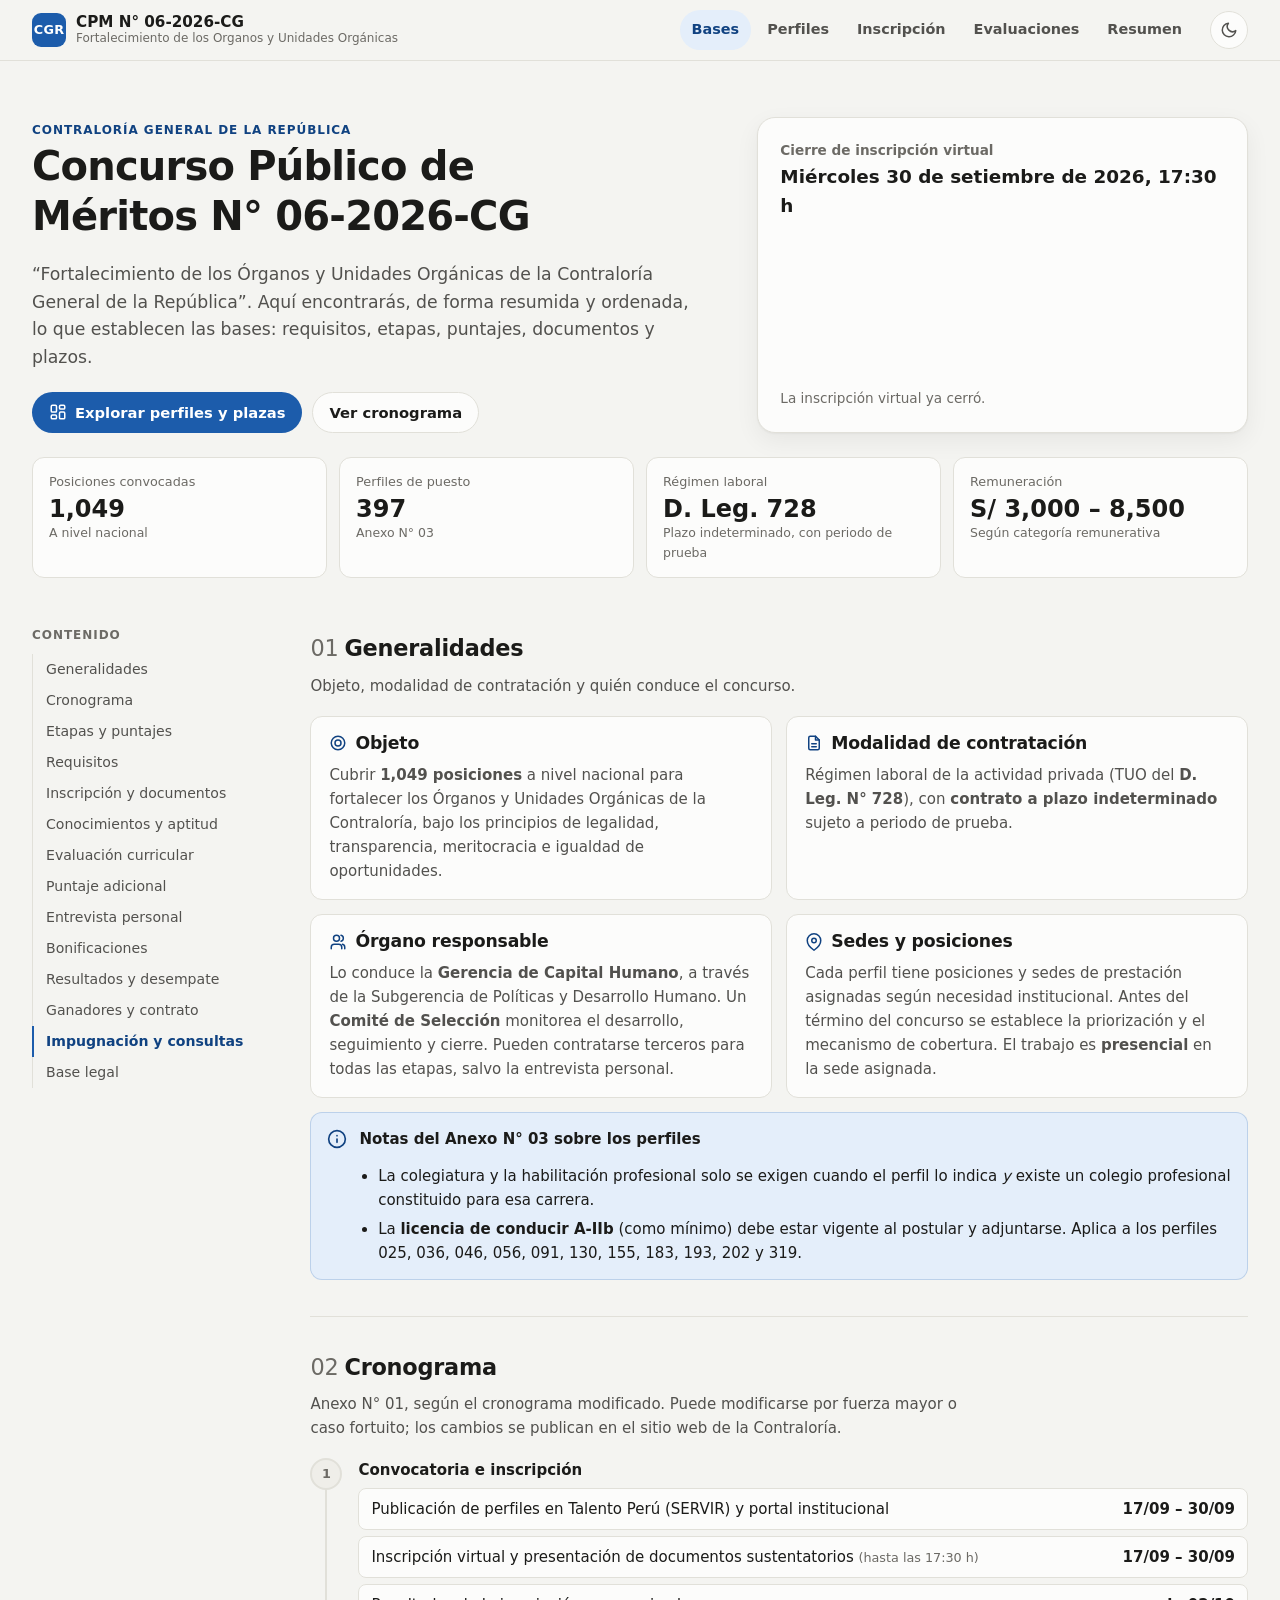
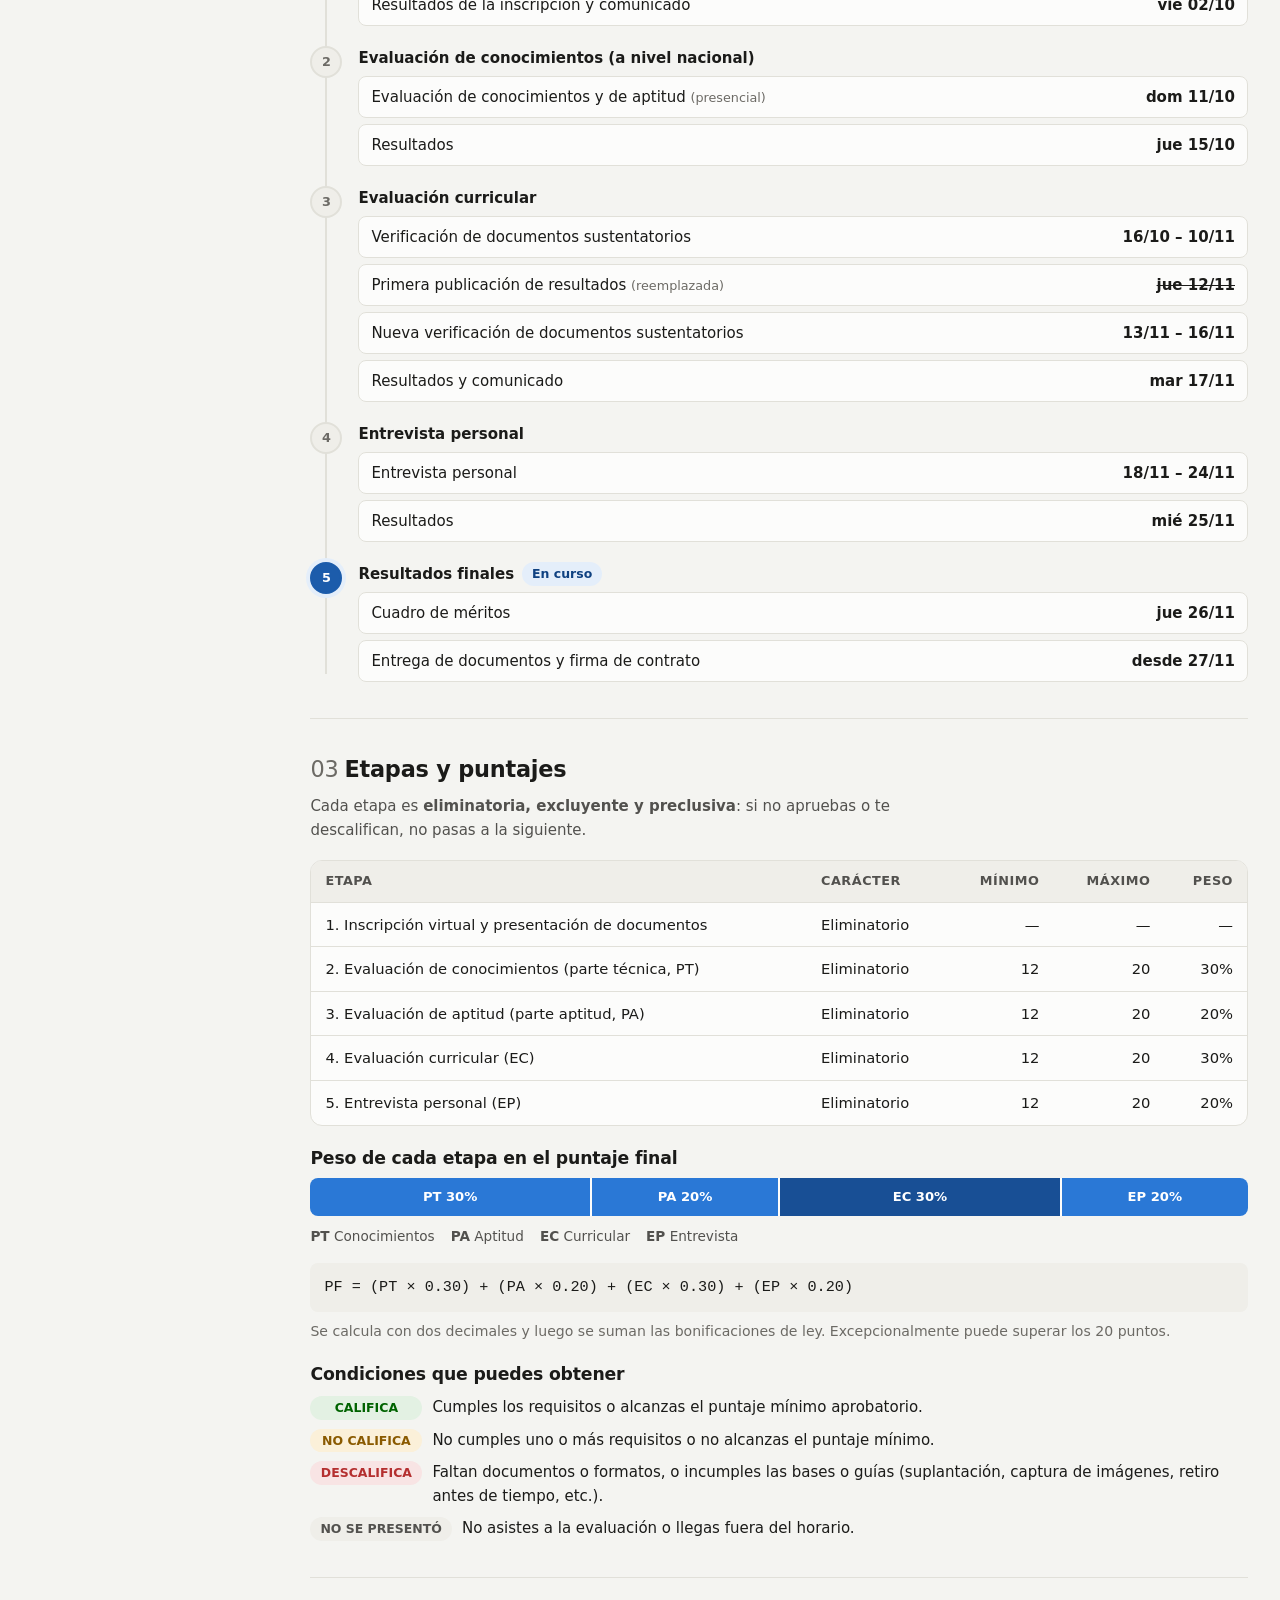
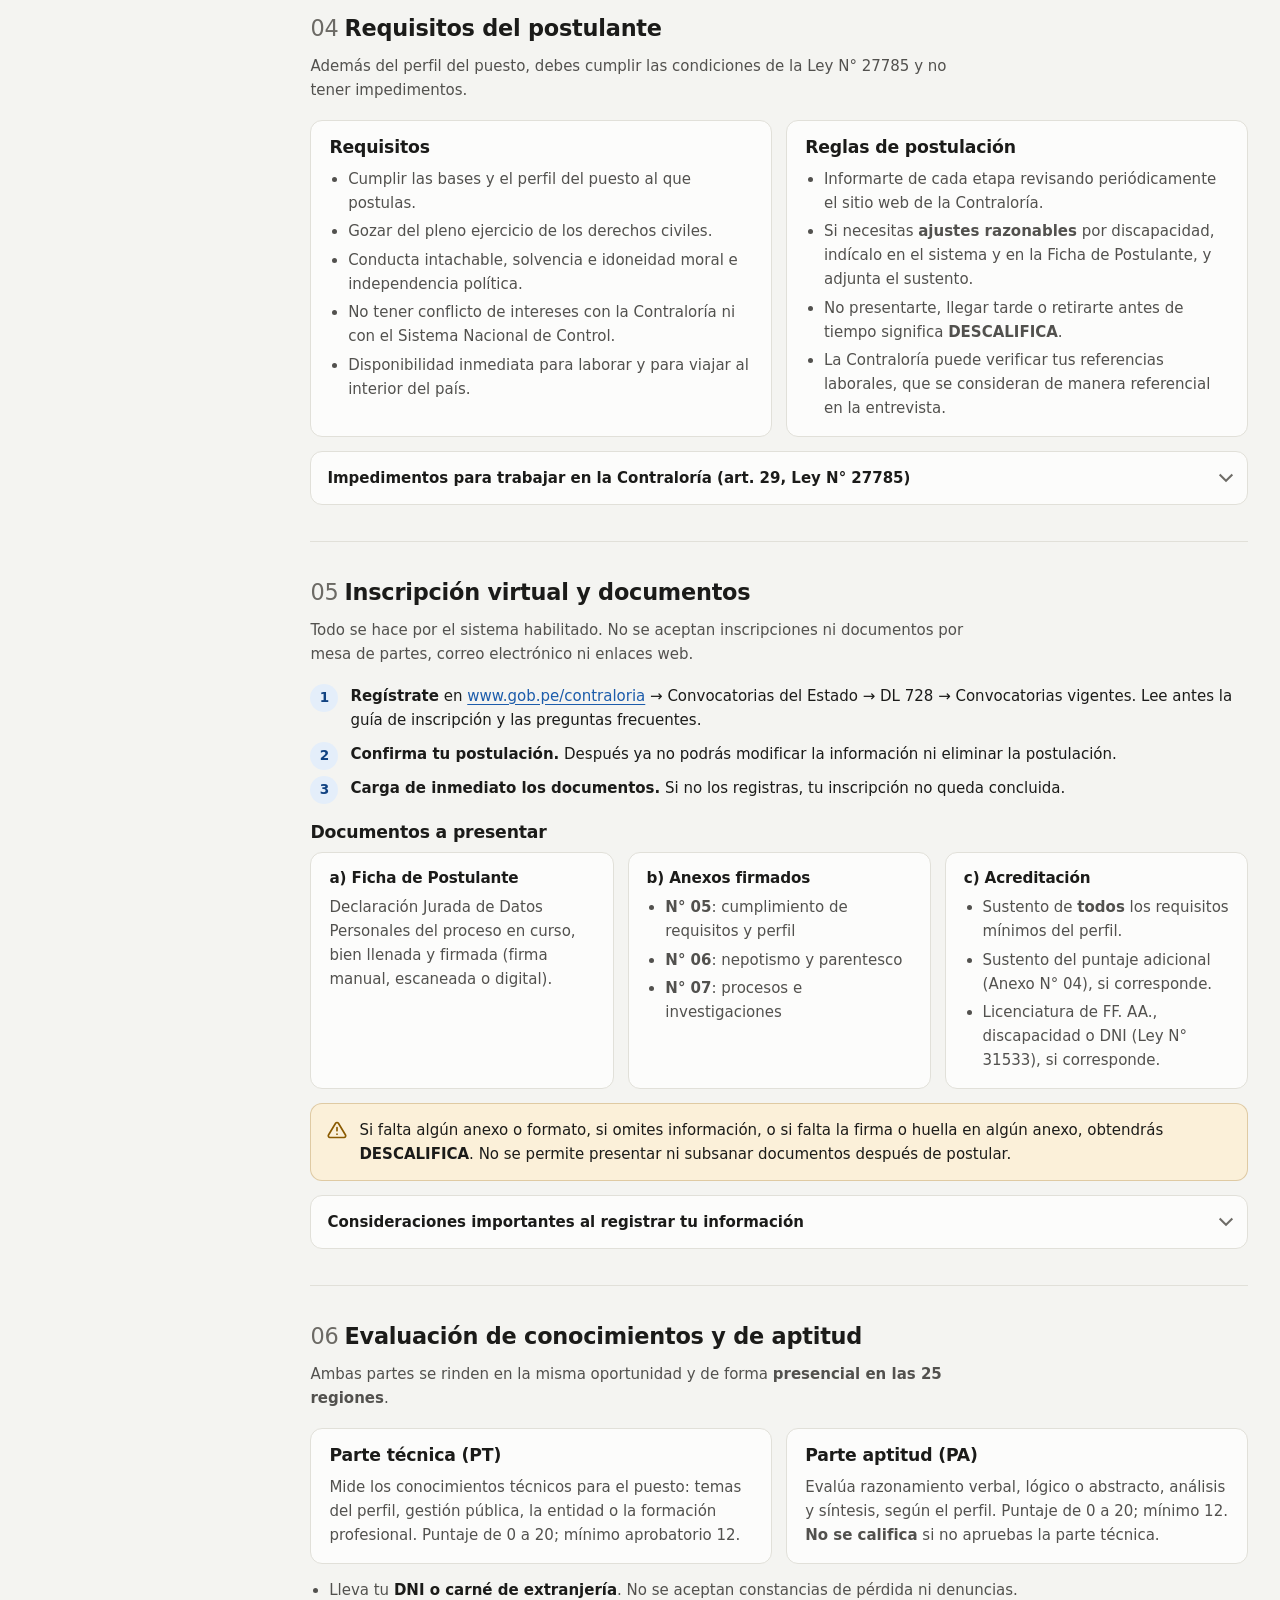
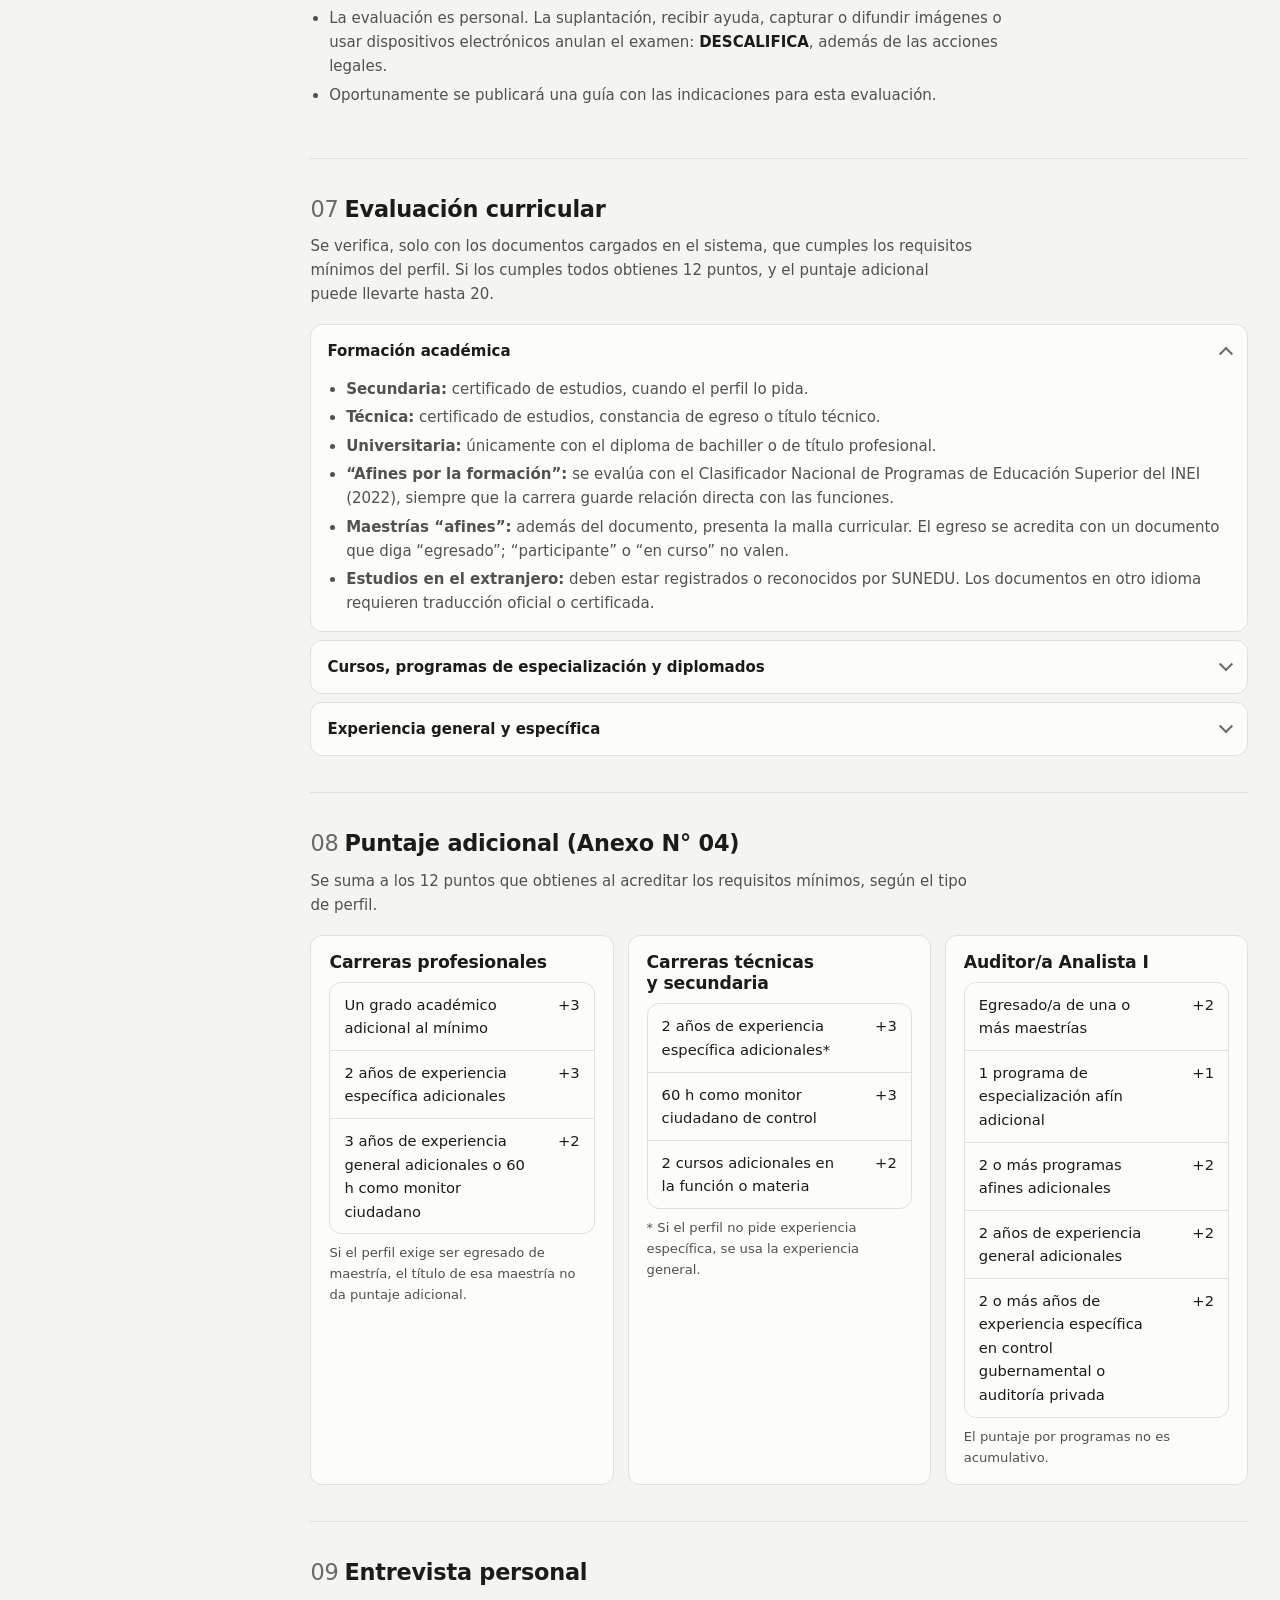
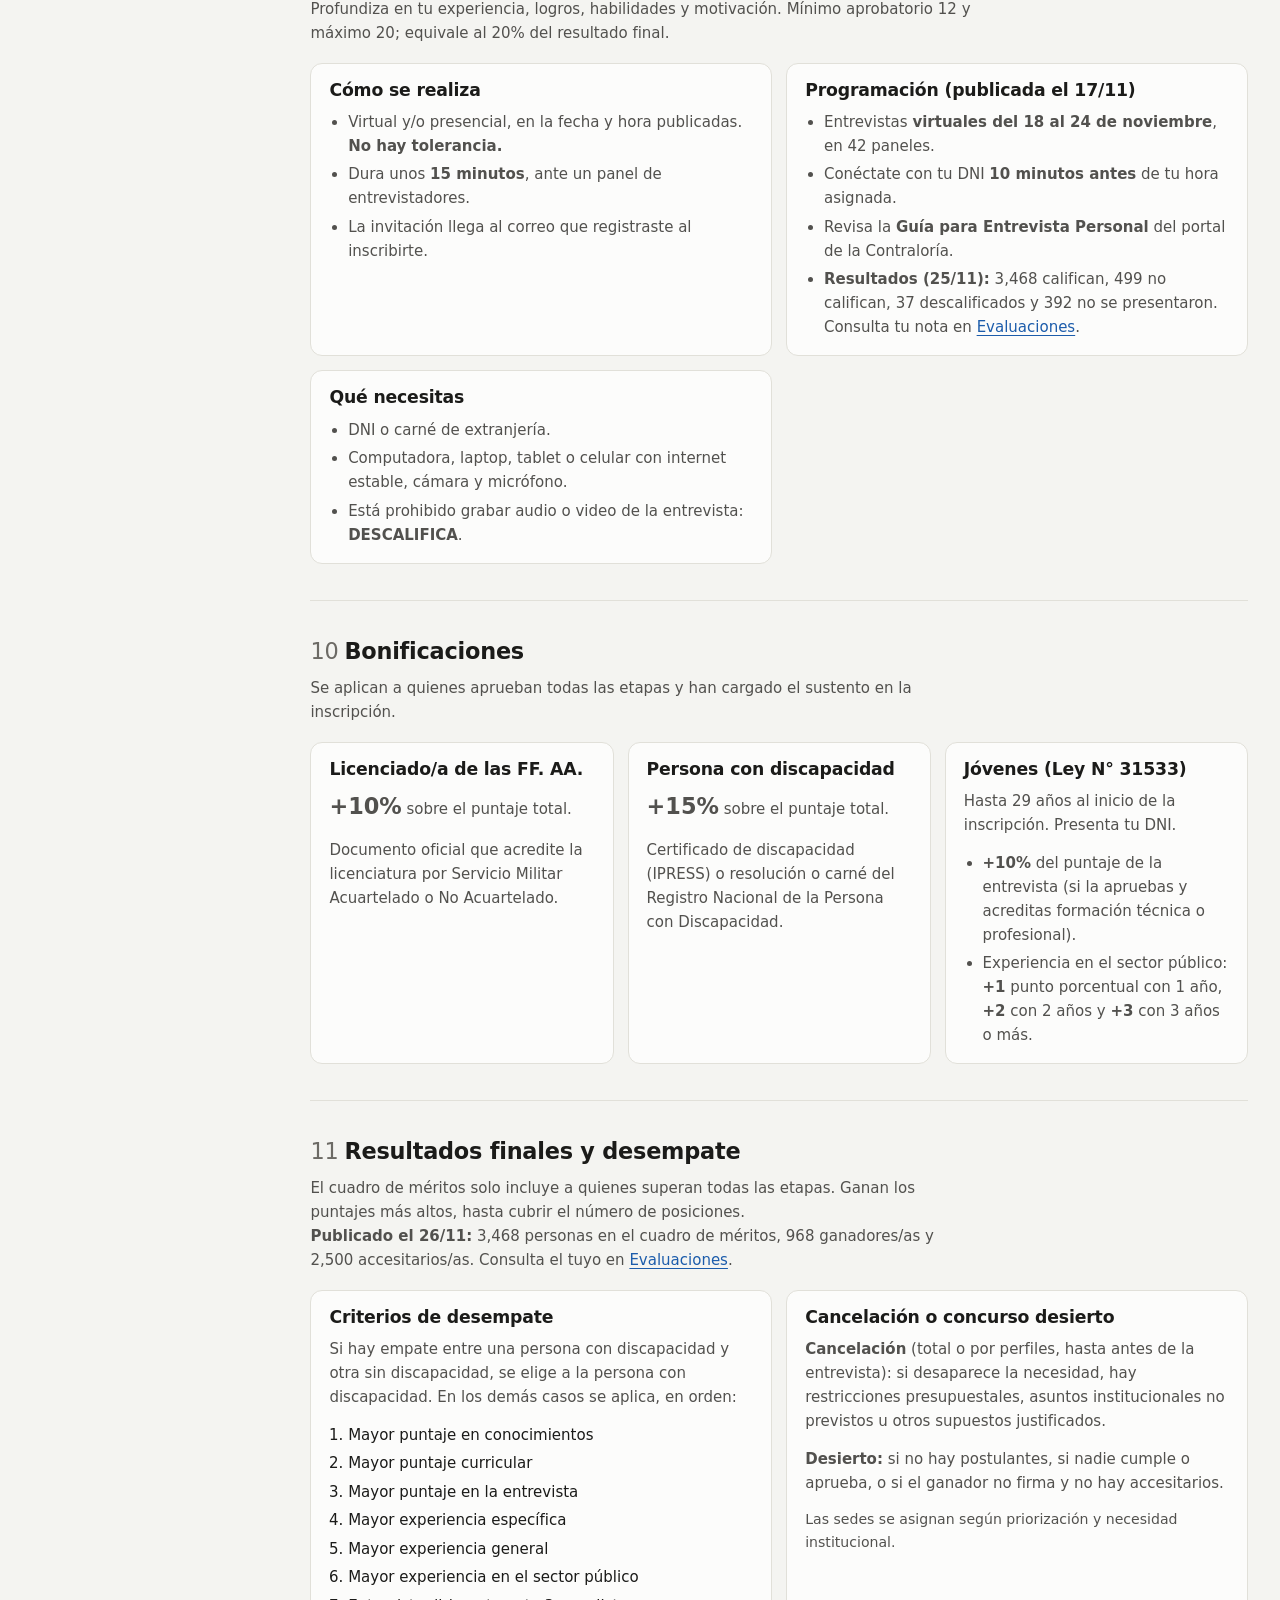
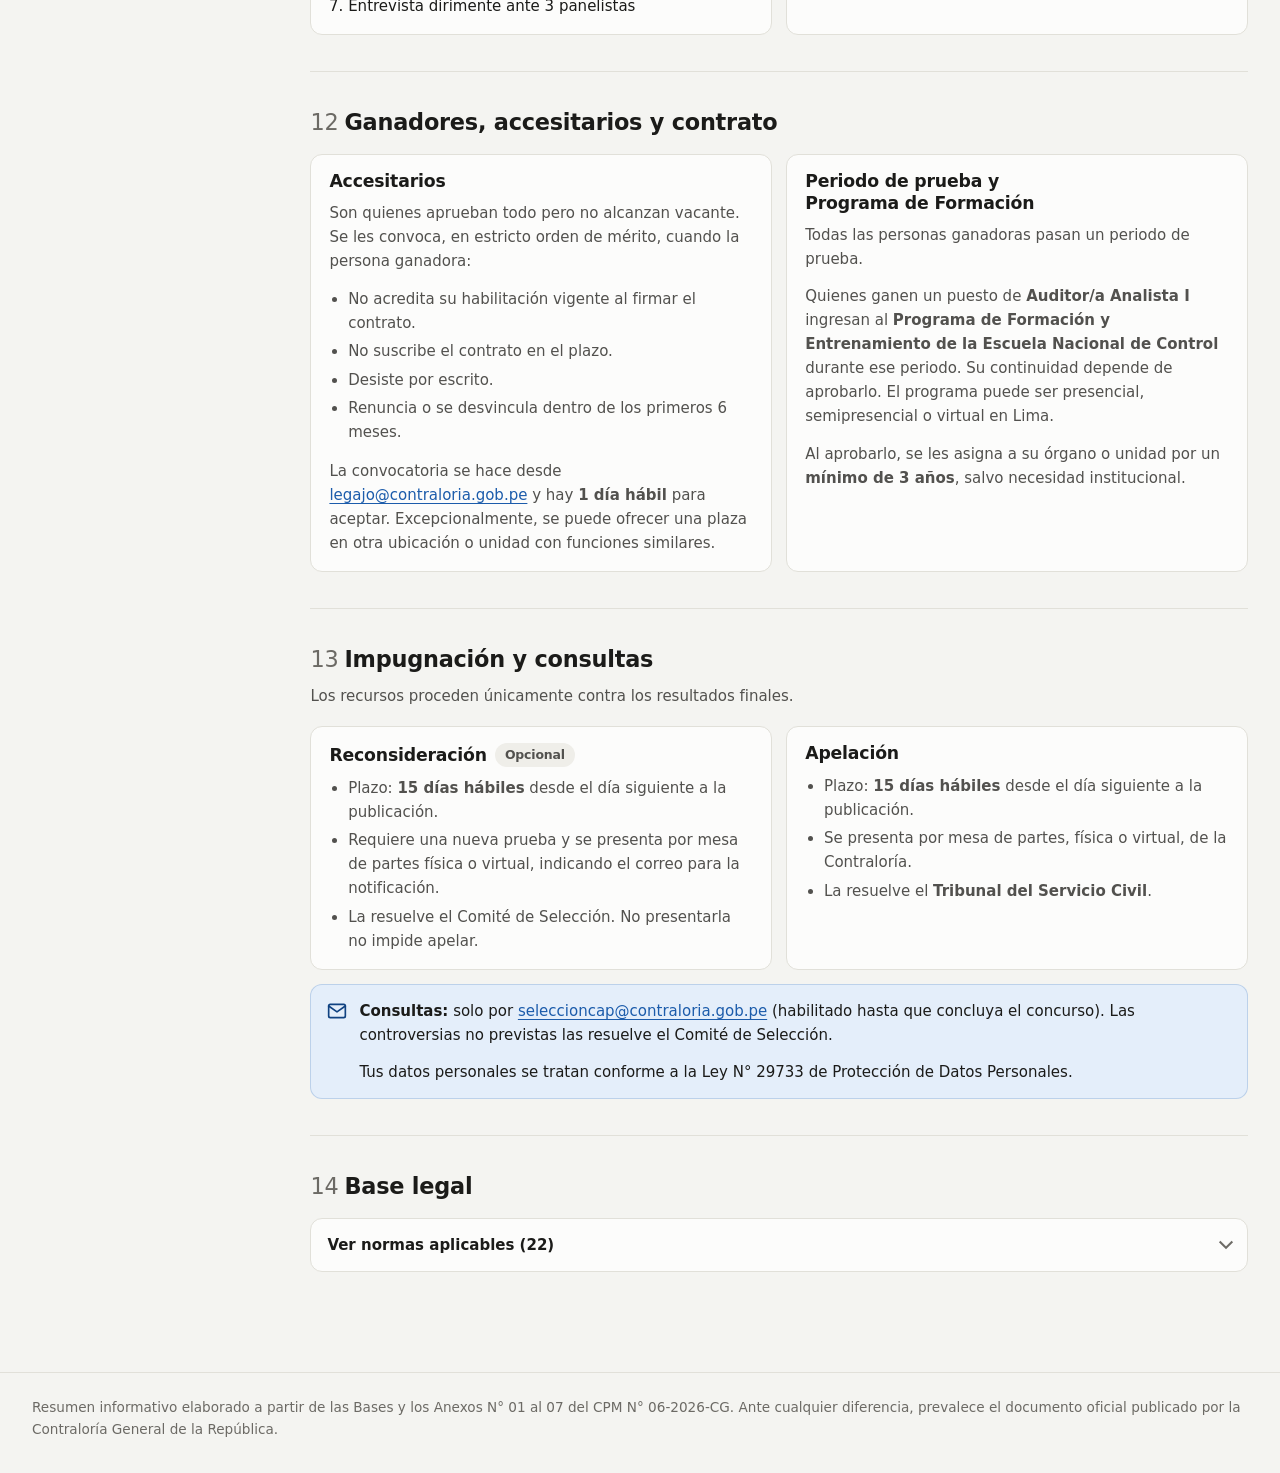
<file: index.html>
<!DOCTYPE html>
<html lang="es">
<head>
  <meta charset="utf-8">
  <meta name="viewport" content="width=device-width, initial-scale=1">
  <title>Bases · CPM N° 06-2026-CG</title>
  <meta name="description" content="Resumen de las bases del Concurso Público de Méritos N° 06-2026-CG de la Contraloría General de la República.">
  <script src="js/tema.js"></script>
  <link rel="stylesheet" href="css/styles.css">
</head>
<body>

<header class="site-header">
  <div class="site-header__inner">
    <a class="brand" href="index.html">
      <span class="brand__mark" aria-hidden="true">CGR</span>
      <span class="brand__text">
        <span class="brand__title">CPM N° 06-2026-CG</span>
        <span class="brand__sub">Fortalecimiento de los Órganos y Unidades Orgánicas</span>
      </span>
    </a>
    <nav class="nav" aria-label="Principal">
      <a class="nav__link" href="index.html" aria-current="page">Bases</a>
      <a class="nav__link" href="dashboard.html">Perfiles</a>
      <a class="nav__link" href="resultados.html">Inscripción</a>
      <a class="nav__link" href="evaluaciones.html">Evaluaciones</a>
      <a class="nav__link" href="resumen.html">Resumen</a>
    </nav>
    <button class="icon-btn" id="theme-toggle" type="button" aria-label="Cambiar tema"></button>
  </div>
</header>

<main>
  <!-- ============ HERO ============ -->
  <section class="hero container">
    <div class="hero__grid">
      <div>
        <span class="eyebrow">Contraloría General de la República</span>
        <h1>Concurso Público de Méritos N° 06-2026-CG</h1>
        <p class="hero__lead">
          “Fortalecimiento de los Órganos y Unidades Orgánicas de la Contraloría General de la República”.
          Aquí encontrarás, de forma resumida y ordenada, lo que establecen las bases: requisitos, etapas,
          puntajes, documentos y plazos.
        </p>
        <div class="hero__actions">
          <a class="btn btn--primary" href="dashboard.html">
            <svg viewBox="0 0 24 24" fill="none" stroke="currentColor" stroke-width="2" stroke-linecap="round" stroke-linejoin="round" aria-hidden="true"><rect x="3" y="3" width="7" height="9" rx="1.5"/><rect x="14" y="3" width="7" height="5" rx="1.5"/><rect x="14" y="12" width="7" height="9" rx="1.5"/><rect x="3" y="16" width="7" height="5" rx="1.5"/></svg>
            Explorar perfiles y plazas
          </a>
          <a class="btn btn--ghost" href="#cronograma">Ver cronograma</a>
        </div>
      </div>

      <aside class="deadline" aria-labelledby="deadline-title">
        <div>
          <div class="deadline__label" id="deadline-title">Cierre de inscripción virtual</div>
          <div class="deadline__date">Miércoles 30 de setiembre de 2026, 17:30 h</div>
        </div>
        <div class="countdown" id="countdown" aria-live="off">
          <div class="countdown__cell"><span class="countdown__value" data-unit="d">–</span><span class="countdown__unit">días</span></div>
          <div class="countdown__cell"><span class="countdown__value" data-unit="h">–</span><span class="countdown__unit">horas</span></div>
          <div class="countdown__cell"><span class="countdown__value" data-unit="m">–</span><span class="countdown__unit">min</span></div>
          <div class="countdown__cell"><span class="countdown__value" data-unit="s">–</span><span class="countdown__unit">seg</span></div>
        </div>
        <p class="muted" id="countdown-status" style="margin:0;font-size:.85rem">
          Inscripción solo por <a href="https://www.gob.pe/contraloria" target="_blank" rel="noopener">www.gob.pe/contraloria</a> → Convocatorias del Estado → DL 728 → Convocatorias vigentes.
        </p>
      </aside>
    </div>

    <div class="kpis">
      <div class="kpi"><div class="kpi__label">Posiciones convocadas</div><div class="kpi__value">1,049</div><div class="kpi__hint">A nivel nacional</div></div>
      <div class="kpi"><div class="kpi__label">Perfiles de puesto</div><div class="kpi__value">397</div><div class="kpi__hint">Anexo N° 03</div></div>
      <div class="kpi"><div class="kpi__label">Régimen laboral</div><div class="kpi__value">D. Leg. 728</div><div class="kpi__hint">Plazo indeterminado, con periodo de prueba</div></div>
      <div class="kpi"><div class="kpi__label">Remuneración</div><div class="kpi__value">S/ 3,000 – 8,500</div><div class="kpi__hint">Según categoría remunerativa</div></div>
    </div>
  </section>

  <!-- ============ DOCUMENTO ============ -->
  <div class="container doc-layout">
    <nav class="toc" aria-label="Contenido de las bases">
      <div class="toc__title">Contenido</div>
      <ol>
        <li><a href="#generalidades">Generalidades</a></li>
        <li><a href="#cronograma">Cronograma</a></li>
        <li><a href="#etapas">Etapas y puntajes</a></li>
        <li><a href="#requisitos">Requisitos</a></li>
        <li><a href="#inscripcion">Inscripción y documentos</a></li>
        <li><a href="#conocimientos">Conocimientos y aptitud</a></li>
        <li><a href="#curricular">Evaluación curricular</a></li>
        <li><a href="#puntaje-adicional">Puntaje adicional</a></li>
        <li><a href="#entrevista">Entrevista personal</a></li>
        <li><a href="#bonificaciones">Bonificaciones</a></li>
        <li><a href="#resultados">Resultados y desempate</a></li>
        <li><a href="#ganadores">Ganadores y contrato</a></li>
        <li><a href="#impugnacion">Impugnación y consultas</a></li>
        <li><a href="#base-legal">Base legal</a></li>
      </ol>
    </nav>

    <div class="doc">

      <!-- Generalidades -->
      <section class="doc-section" id="generalidades">
        <header>
          <h2><span class="section-num">01</span>Generalidades</h2>
          <p>Objeto, modalidad de contratación y quién conduce el concurso.</p>
        </header>
        <div class="grid-2">
          <div class="info-card">
            <h3><svg viewBox="0 0 24 24" fill="none" stroke="currentColor" stroke-width="2" stroke-linecap="round" stroke-linejoin="round" aria-hidden="true"><circle cx="12" cy="12" r="9"/><circle cx="12" cy="12" r="4"/></svg>Objeto</h3>
            <p>Cubrir <strong>1,049 posiciones</strong> a nivel nacional para fortalecer los Órganos y Unidades Orgánicas de la Contraloría, bajo los principios de legalidad, transparencia, meritocracia e igualdad de oportunidades.</p>
          </div>
          <div class="info-card">
            <h3><svg viewBox="0 0 24 24" fill="none" stroke="currentColor" stroke-width="2" stroke-linecap="round" stroke-linejoin="round" aria-hidden="true"><path d="M14 3H7a2 2 0 0 0-2 2v14a2 2 0 0 0 2 2h10a2 2 0 0 0 2-2V8z"/><path d="M14 3v5h5M9 13h6M9 17h6"/></svg>Modalidad de contratación</h3>
            <p>Régimen laboral de la actividad privada (TUO del <strong>D. Leg. N° 728</strong>), con <strong>contrato a plazo indeterminado</strong> sujeto a periodo de prueba.</p>
          </div>
          <div class="info-card">
            <h3><svg viewBox="0 0 24 24" fill="none" stroke="currentColor" stroke-width="2" stroke-linecap="round" stroke-linejoin="round" aria-hidden="true"><path d="M17 21v-2a4 4 0 0 0-4-4H7a4 4 0 0 0-4 4v2"/><circle cx="10" cy="7" r="4"/><path d="M21 21v-2a4 4 0 0 0-3-3.9M16 3.1a4 4 0 0 1 0 7.8"/></svg>Órgano responsable</h3>
            <p>Lo conduce la <strong>Gerencia de Capital Humano</strong>, a través de la Subgerencia de Políticas y Desarrollo Humano. Un <strong>Comité de Selección</strong> monitorea el desarrollo, seguimiento y cierre. Pueden contratarse terceros para todas las etapas, salvo la entrevista personal.</p>
          </div>
          <div class="info-card">
            <h3><svg viewBox="0 0 24 24" fill="none" stroke="currentColor" stroke-width="2" stroke-linecap="round" stroke-linejoin="round" aria-hidden="true"><path d="M21 10c0 7-9 13-9 13S3 17 3 10a9 9 0 0 1 18 0z"/><circle cx="12" cy="10" r="3"/></svg>Sedes y posiciones</h3>
            <p>Cada perfil tiene posiciones y sedes de prestación asignadas según necesidad institucional. Antes del término del concurso se establece la priorización y el mecanismo de cobertura. El trabajo es <strong>presencial</strong> en la sede asignada.</p>
          </div>
        </div>

        <div class="callout" style="margin-top:14px">
          <svg viewBox="0 0 24 24" fill="none" stroke="currentColor" stroke-width="2" stroke-linecap="round" stroke-linejoin="round" aria-hidden="true"><circle cx="12" cy="12" r="10"/><path d="M12 16v-4M12 8h.01"/></svg>
          <div>
            <p><strong>Notas del Anexo N° 03 sobre los perfiles</strong></p>
            <ul>
              <li>La colegiatura y la habilitación profesional solo se exigen cuando el perfil lo indica <em>y</em> existe un colegio profesional constituido para esa carrera.</li>
              <li>La <strong>licencia de conducir A-IIb</strong> (como mínimo) debe estar vigente al postular y adjuntarse. Aplica a los perfiles 025, 036, 046, 056, 091, 130, 155, 183, 193, 202 y 319.</li>
            </ul>
          </div>
        </div>
      </section>

      <!-- Cronograma -->
      <section class="doc-section" id="cronograma">
        <header>
          <h2><span class="section-num">02</span>Cronograma</h2>
          <p>Anexo N° 01, según el cronograma modificado. Puede modificarse por fuerza mayor o caso fortuito; los cambios se publican en el sitio web de la Contraloría.</p>
        </header>
        <ol class="timeline">
          <li data-start="2026-09-17" data-end="2026-10-02">
            <span class="timeline__dot" aria-hidden="true">1</span>
            <div class="timeline__title">Convocatoria e inscripción</div>
            <ul class="timeline__items">
              <li><span>Publicación de perfiles en Talento Perú (SERVIR) y portal institucional</span><span class="timeline__date">17/09 – 30/09</span></li>
              <li><span>Inscripción virtual y presentación de documentos sustentatorios <small class="muted">(hasta las 17:30 h)</small></span><span class="timeline__date">17/09 – 30/09</span></li>
              <li><span>Resultados de la inscripción y comunicado</span><span class="timeline__date">vie 02/10</span></li>
            </ul>
          </li>
          <li data-start="2026-10-03" data-end="2026-10-15">
            <span class="timeline__dot" aria-hidden="true">2</span>
            <div class="timeline__title">Evaluación de conocimientos (a nivel nacional)</div>
            <ul class="timeline__items">
              <li><span>Evaluación de conocimientos y de aptitud <small class="muted">(presencial)</small></span><span class="timeline__date">dom 11/10</span></li>
              <li><span>Resultados</span><span class="timeline__date">jue 15/10</span></li>
            </ul>
          </li>
          <li data-start="2026-10-16" data-end="2026-11-17">
            <span class="timeline__dot" aria-hidden="true">3</span>
            <div class="timeline__title">Evaluación curricular</div>
            <ul class="timeline__items">
              <li><span>Verificación de documentos sustentatorios</span><span class="timeline__date">16/10 – 10/11</span></li>
              <li><span>Primera publicación de resultados <small class="muted">(reemplazada)</small></span><span class="timeline__date"><s>jue 12/11</s></span></li>
              <li><span>Nueva verificación de documentos sustentatorios</span><span class="timeline__date">13/11 – 16/11</span></li>
              <li><span>Resultados y comunicado</span><span class="timeline__date">mar 17/11</span></li>
            </ul>
          </li>
          <li data-start="2026-11-18" data-end="2026-11-25">
            <span class="timeline__dot" aria-hidden="true">4</span>
            <div class="timeline__title">Entrevista personal</div>
            <ul class="timeline__items">
              <li><span>Entrevista personal</span><span class="timeline__date">18/11 – 24/11</span></li>
              <li><span>Resultados</span><span class="timeline__date">mié 25/11</span></li>
            </ul>
          </li>
          <li data-start="2026-11-26" data-end="2026-12-31">
            <span class="timeline__dot" aria-hidden="true">5</span>
            <div class="timeline__title">Resultados finales</div>
            <ul class="timeline__items">
              <li><span>Cuadro de méritos</span><span class="timeline__date">jue 26/11</span></li>
              <li><span>Entrega de documentos y firma de contrato</span><span class="timeline__date">desde 27/11</span></li>
            </ul>
          </li>
        </ol>
      </section>

      <!-- Etapas -->
      <section class="doc-section" id="etapas">
        <header>
          <h2><span class="section-num">03</span>Etapas y puntajes</h2>
          <p>Cada etapa es <strong>eliminatoria, excluyente y preclusiva</strong>: si no apruebas o te descalifican, no pasas a la siguiente.</p>
        </header>

        <div class="table-wrap">
          <table>
            <thead>
              <tr><th>Etapa</th><th>Carácter</th><th class="num">Mínimo</th><th class="num">Máximo</th><th class="num">Peso</th></tr>
            </thead>
            <tbody>
              <tr><td>1. Inscripción virtual y presentación de documentos</td><td>Eliminatorio</td><td class="num">—</td><td class="num">—</td><td class="num">—</td></tr>
              <tr><td>2. Evaluación de conocimientos (parte técnica, PT)</td><td>Eliminatorio</td><td class="num">12</td><td class="num">20</td><td class="num">30%</td></tr>
              <tr><td>3. Evaluación de aptitud (parte aptitud, PA)</td><td>Eliminatorio</td><td class="num">12</td><td class="num">20</td><td class="num">20%</td></tr>
              <tr><td>4. Evaluación curricular (EC)</td><td>Eliminatorio</td><td class="num">12</td><td class="num">20</td><td class="num">30%</td></tr>
              <tr><td>5. Entrevista personal (EP)</td><td>Eliminatorio</td><td class="num">12</td><td class="num">20</td><td class="num">20%</td></tr>
            </tbody>
          </table>
        </div>

        <h3 style="margin-top:22px">Peso de cada etapa en el puntaje final</h3>
        <div class="weights" role="img" aria-label="Conocimientos 30%, aptitud 20%, curricular 30%, entrevista 20%">
          <div style="flex:30">PT 30%</div>
          <div style="flex:20">PA 20%</div>
          <div style="flex:30">EC 30%</div>
          <div style="flex:20">EP 20%</div>
        </div>
        <ul class="weights-legend">
          <li><strong>PT</strong> Conocimientos</li>
          <li><strong>PA</strong> Aptitud</li>
          <li><strong>EC</strong> Curricular</li>
          <li><strong>EP</strong> Entrevista</li>
        </ul>
        <div class="formula" aria-label="Fórmula del puntaje final">PF = (PT × 0.30) + (PA × 0.20) + (EC × 0.30) + (EP × 0.20)</div>
        <p class="muted" style="margin-top:8px;font-size:.88rem">Se calcula con dos decimales y luego se suman las bonificaciones de ley. Excepcionalmente puede superar los 20 puntos.</p>

        <h3 style="margin-top:22px">Condiciones que puedes obtener</h3>
        <ul class="status-list">
          <li><span class="tag tag--ok">CALIFICA</span><span>Cumples los requisitos o alcanzas el puntaje mínimo aprobatorio.</span></li>
          <li><span class="tag tag--warn">NO CALIFICA</span><span>No cumples uno o más requisitos o no alcanzas el puntaje mínimo.</span></li>
          <li><span class="tag tag--danger">DESCALIFICA</span><span>Faltan documentos o formatos, o incumples las bases o guías (suplantación, captura de imágenes, retiro antes de tiempo, etc.).</span></li>
          <li><span class="tag">NO SE PRESENTÓ</span><span>No asistes a la evaluación o llegas fuera del horario.</span></li>
        </ul>
      </section>

      <!-- Requisitos -->
      <section class="doc-section" id="requisitos">
        <header>
          <h2><span class="section-num">04</span>Requisitos del postulante</h2>
          <p>Además del perfil del puesto, debes cumplir las condiciones de la Ley N° 27785 y no tener impedimentos.</p>
        </header>

        <div class="grid-2">
          <div class="info-card">
            <h3>Requisitos</h3>
            <ul>
              <li>Cumplir las bases y el perfil del puesto al que postulas.</li>
              <li>Gozar del pleno ejercicio de los derechos civiles.</li>
              <li>Conducta intachable, solvencia e idoneidad moral e independencia política.</li>
              <li>No tener conflicto de intereses con la Contraloría ni con el Sistema Nacional de Control.</li>
              <li>Disponibilidad inmediata para laborar y para viajar al interior del país.</li>
            </ul>
          </div>
          <div class="info-card">
            <h3>Reglas de postulación</h3>
            <ul>
              <li>Informarte de cada etapa revisando periódicamente el sitio web de la Contraloría.</li>
              <li>Si necesitas <strong>ajustes razonables</strong> por discapacidad, indícalo en el sistema y en la Ficha de Postulante, y adjunta el sustento.</li>
              <li>No presentarte, llegar tarde o retirarte antes de tiempo significa <strong>DESCALIFICA</strong>.</li>
              <li>La Contraloría puede verificar tus referencias laborales, que se consideran de manera referencial en la entrevista.</li>
            </ul>
          </div>
        </div>

        <details class="acc" style="margin-top:14px">
          <summary>Impedimentos para trabajar en la Contraloría (art. 29, Ley N° 27785)</summary>
          <div class="acc__body">
            <ul>
              <li>Incapacidad física o mental, grave y permanente, debidamente comprobada.</li>
              <li>Condena por delito doloso, mandato de detención en instrucción por dicha comisión o delito flagrante.</li>
              <li>Haber sido declarado/a en quiebra.</li>
              <li>Destitución por sanción disciplinaria, cese por falta grave o inhabilitación para la función pública.</li>
              <li>Cuentas pendientes de rendición con la Administración Pública o empresas del Estado.</li>
              <li>Juicio pendiente con entidades sujetas a control.</li>
              <li>Haber sido, en los últimos cinco años, Presidente/a de la República, Ministro/a, titular de organismos autónomos o de gobiernos regionales o locales.</li>
              <li>Estar afiliado/a a un partido u organización política, o haber sido candidato/a en los últimos 4 años.</li>
              <li>Ser socio/a, accionista, acreedor/a o deudor/a de empresas con contratos vigentes con el Estado.</li>
              <li>Sentencia firme por terrorismo, apología, trata de personas, proxenetismo, violación de la libertad sexual, tráfico ilícito de drogas o delitos contra la administración pública.</li>
              <li>Estar inscrito/a en el REDAM o en el REDERECI.</li>
              <li>Tener antecedentes policiales, penales o judiciales, o sentencia judicial con calidad de cosa juzgada.</li>
              <li>Estar inhabilitado/a e inscrito/a en el Registro Nacional de Sanciones contra Servidores Civiles (RNSSC), salvo rehabilitación.</li>
              <li>Tener impedimento legal para ser postor/a o contratista del Estado, o para ejercer el cargo convocado.</li>
            </ul>
          </div>
        </details>
      </section>

      <!-- Inscripción -->
      <section class="doc-section" id="inscripcion">
        <header>
          <h2><span class="section-num">05</span>Inscripción virtual y documentos</h2>
          <p>Todo se hace por el sistema habilitado. No se aceptan inscripciones ni documentos por mesa de partes, correo electrónico ni enlaces web.</p>
        </header>

        <ol class="steps">
          <li><strong>Regístrate</strong> en <a href="https://www.gob.pe/contraloria" target="_blank" rel="noopener">www.gob.pe/contraloria</a> → Convocatorias del Estado → DL 728 → Convocatorias vigentes. Lee antes la guía de inscripción y las preguntas frecuentes.</li>
          <li><strong>Confirma tu postulación.</strong> Después ya no podrás modificar la información ni eliminar la postulación.</li>
          <li><strong>Carga de inmediato los documentos.</strong> Si no los registras, tu inscripción no queda concluida.</li>
        </ol>

        <h3 style="margin-top:22px">Documentos a presentar</h3>
        <div class="grid-3">
          <div class="info-card">
            <h4>a) Ficha de Postulante</h4>
            <p>Declaración Jurada de Datos Personales del proceso en curso, bien llenada y firmada (firma manual, escaneada o digital).</p>
          </div>
          <div class="info-card">
            <h4>b) Anexos firmados</h4>
            <ul>
              <li><strong>N° 05</strong>: cumplimiento de requisitos y perfil</li>
              <li><strong>N° 06</strong>: nepotismo y parentesco</li>
              <li><strong>N° 07</strong>: procesos e investigaciones</li>
            </ul>
          </div>
          <div class="info-card">
            <h4>c) Acreditación</h4>
            <ul>
              <li>Sustento de <strong>todos</strong> los requisitos mínimos del perfil.</li>
              <li>Sustento del puntaje adicional (Anexo N° 04), si corresponde.</li>
              <li>Licenciatura de FF. AA., discapacidad o DNI (Ley N° 31533), si corresponde.</li>
            </ul>
          </div>
        </div>

        <div class="callout callout--warn" style="margin-top:14px">
          <svg viewBox="0 0 24 24" fill="none" stroke="currentColor" stroke-width="2" stroke-linecap="round" stroke-linejoin="round" aria-hidden="true"><path d="M10.3 3.9 1.8 18a2 2 0 0 0 1.7 3h17a2 2 0 0 0 1.7-3L13.7 3.9a2 2 0 0 0-3.4 0z"/><path d="M12 9v4M12 17h.01"/></svg>
          <p>Si falta algún anexo o formato, si omites información, o si falta la firma o huella en algún anexo, obtendrás <strong>DESCALIFICA</strong>. No se permite presentar ni subsanar documentos después de postular.</p>
        </div>

        <details class="acc" style="margin-top:14px">
          <summary>Consideraciones importantes al registrar tu información</summary>
          <div class="acc__body">
            <ul>
              <li>Debes cumplir los requisitos mínimos <strong>a la fecha de tu inscripción</strong> y registrar solo información que puedas sustentar con documentos.</li>
              <li><strong>Ofimática e idiomas</strong> no requieren documentos, pero debes <strong>declarar</strong> que los cumples en la Ficha; si no lo haces, obtendrás NO CALIFICA.</li>
              <li>En cada experiencia debes <strong>describir las funciones principales</strong>. No se valida si solo pones el nombre del puesto.</li>
              <li>Si el perfil exige colegiatura y habilitación, sube el certificado, la constancia o una captura del portal del colegio con tu nombre o DNI y la habilitación vigente a la fecha de inscripción.</li>
              <li>No se aceptan declaraciones juradas en reemplazo de los documentos que acreditan el perfil.</li>
              <li>La Ficha tiene carácter de declaración jurada y está sujeta a fiscalización posterior. La información falsa o incompleta conlleva la exclusión.</li>
              <li>Para incidencias técnicas, escribe a <a href="mailto:seleccioncap@contraloria.gob.pe">seleccioncap@contraloria.gob.pe</a> dentro del plazo de la etapa, con capturas de pantalla.</li>
            </ul>
          </div>
        </details>
      </section>

      <!-- Conocimientos -->
      <section class="doc-section" id="conocimientos">
        <header>
          <h2><span class="section-num">06</span>Evaluación de conocimientos y de aptitud</h2>
          <p>Ambas partes se rinden en la misma oportunidad y de forma <strong>presencial en las 25 regiones</strong>.</p>
        </header>
        <div class="grid-2">
          <div class="info-card">
            <h3>Parte técnica (PT)</h3>
            <p>Mide los conocimientos técnicos para el puesto: temas del perfil, gestión pública, la entidad o la formación profesional. Puntaje de 0 a 20; mínimo aprobatorio 12.</p>
          </div>
          <div class="info-card">
            <h3>Parte aptitud (PA)</h3>
            <p>Evalúa razonamiento verbal, lógico o abstracto, análisis y síntesis, según el perfil. Puntaje de 0 a 20; mínimo 12. <strong>No se califica</strong> si no apruebas la parte técnica.</p>
          </div>
        </div>
        <ul style="margin-top:14px" class="prose">
          <li>Lleva tu <strong>DNI o carné de extranjería</strong>. No se aceptan constancias de pérdida ni denuncias.</li>
          <li>La evaluación es personal. La suplantación, recibir ayuda, capturar o difundir imágenes o usar dispositivos electrónicos anulan el examen: <strong>DESCALIFICA</strong>, además de las acciones legales.</li>
          <li>Oportunamente se publicará una guía con las indicaciones para esta evaluación.</li>
        </ul>
      </section>

      <!-- Curricular -->
      <section class="doc-section" id="curricular">
        <header>
          <h2><span class="section-num">07</span>Evaluación curricular</h2>
          <p>Se verifica, solo con los documentos cargados en el sistema, que cumples los requisitos mínimos del perfil. Si los cumples todos obtienes 12 puntos, y el puntaje adicional puede llevarte hasta 20.</p>
        </header>

        <div style="margin-top:14px">
          <details class="acc" open>
            <summary>Formación académica</summary>
            <div class="acc__body">
              <ul>
                <li><strong>Secundaria:</strong> certificado de estudios, cuando el perfil lo pida.</li>
                <li><strong>Técnica:</strong> certificado de estudios, constancia de egreso o título técnico.</li>
                <li><strong>Universitaria:</strong> únicamente con el diploma de bachiller o de título profesional.</li>
                <li><strong>“Afines por la formación”:</strong> se evalúa con el Clasificador Nacional de Programas de Educación Superior del INEI (2022), siempre que la carrera guarde relación directa con las funciones.</li>
                <li><strong>Maestrías “afines”:</strong> además del documento, presenta la malla curricular. El egreso se acredita con un documento que diga “egresado”; “participante” o “en curso” no valen.</li>
                <li><strong>Estudios en el extranjero:</strong> deben estar registrados o reconocidos por SUNEDU. Los documentos en otro idioma requieren traducción oficial o certificada.</li>
              </ul>
            </div>
          </details>
          <details class="acc">
            <summary>Cursos, programas de especialización y diplomados</summary>
            <div class="acc__body">
              <ul>
                <li><strong>Cursos</strong> (talleres, seminarios, conferencias, etc.): se acreditan con certificado o constancia. Si se pide un mínimo de horas, el documento debe indicarlas.</li>
                <li><strong>Programas de especialización y diplomados:</strong> mínimo <strong>90 horas</strong>, u <strong>80 horas</strong> si los organiza el ente rector. Si el certificado no indica las horas, adjunta un documento de la institución que las acredite.</li>
                <li>Para los “cursos de especialización”, adjunta el certificado de notas, el sílabo o la malla.</li>
                <li>Los posgrados culminados y la segunda especialidad pueden valer como programa de especialización, pero no se cuentan dos veces.</li>
                <li>“Afines” incluye cursos con otro nombre pero con contenido similar.</li>
              </ul>
            </div>
          </details>
          <details class="acc">
            <summary>Experiencia general y específica</summary>
            <div class="acc__body">
              <ul>
                <li><strong>General:</strong> tiempo total de experiencia laboral, en el sector público o privado. Se acredita con certificados o constancias de trabajo, boletas, resoluciones de designación <em>y</em> cese, o conformidades o constancias de servicio con fechas.</li>
                <li><strong>Locadores o terceros:</strong> conformidades o constancias de prestación con el objeto y las fechas del servicio. Si falta algún dato, adjunta la orden de servicio.</li>
                <li><strong>Si trabajas actualmente:</strong> presenta una constancia que acredite la fecha de inicio, el cargo y que sigues laborando. El contrato solo no basta.</li>
                <li>La experiencia se cuenta <strong>desde la fecha de egreso</strong> (presenta la constancia). Si no la presentas, se cuenta desde la fecha del bachiller o del título.</li>
                <li><strong>Prácticas</strong> (Ley N° 31396): cuentan las preprofesionales de 3 meses a más hasta el egreso, y las profesionales hasta 24 meses. El SECIGRA Derecho con ciclo completo también cuenta.</li>
                <li>Los periodos simultáneos se cuentan una sola vez. Si el perfil solo exige educación básica, vale cualquier experiencia.</li>
                <li><strong>Específica:</strong> forma parte de la general y corresponde a puestos o funciones similares al perfil, así que debes describir tus funciones. En el sector público se aceptan los regímenes D. Leg. 276, 728, 1057 y 1024, Ley 30057, PAC, FAG, entre otros.</li>
              </ul>
            </div>
          </details>
        </div>
      </section>

      <!-- Puntaje adicional -->
      <section class="doc-section" id="puntaje-adicional">
        <header>
          <h2><span class="section-num">08</span>Puntaje adicional (Anexo N° 04)</h2>
          <p>Se suma a los 12 puntos que obtienes al acreditar los requisitos mínimos, según el tipo de perfil.</p>
        </header>

        <div class="grid-3">
          <div class="info-card">
            <h3>Carreras profesionales</h3>
            <div class="table-wrap">
              <table>
                <tbody>
                  <tr><td>Un grado académico adicional al mínimo</td><td class="num">+3</td></tr>
                  <tr><td>2 años de experiencia específica adicionales</td><td class="num">+3</td></tr>
                  <tr><td>3 años de experiencia general adicionales o 60 h como monitor ciudadano</td><td class="num">+2</td></tr>
                </tbody>
              </table>
            </div>
            <p class="muted" style="margin-top:8px;font-size:.82rem">Si el perfil exige ser egresado de maestría, el título de esa maestría no da puntaje adicional.</p>
          </div>
          <div class="info-card">
            <h3>Carreras técnicas y secundaria</h3>
            <div class="table-wrap">
              <table>
                <tbody>
                  <tr><td>2 años de experiencia específica adicionales*</td><td class="num">+3</td></tr>
                  <tr><td>60 h como monitor ciudadano de control</td><td class="num">+3</td></tr>
                  <tr><td>2 cursos adicionales en la función o materia</td><td class="num">+2</td></tr>
                </tbody>
              </table>
            </div>
            <p class="muted" style="margin-top:8px;font-size:.82rem">* Si el perfil no pide experiencia específica, se usa la experiencia general.</p>
          </div>
          <div class="info-card">
            <h3>Auditor/a Analista I</h3>
            <div class="table-wrap">
              <table>
                <tbody>
                  <tr><td>Egresado/a de una o más maestrías</td><td class="num">+2</td></tr>
                  <tr><td>1 programa de especialización afín adicional</td><td class="num">+1</td></tr>
                  <tr><td>2 o más programas afines adicionales</td><td class="num">+2</td></tr>
                  <tr><td>2 años de experiencia general adicionales</td><td class="num">+2</td></tr>
                  <tr><td>2 o más años de experiencia específica en control gubernamental o auditoría privada</td><td class="num">+2</td></tr>
                </tbody>
              </table>
            </div>
            <p class="muted" style="margin-top:8px;font-size:.82rem">El puntaje por programas no es acumulativo.</p>
          </div>
        </div>
      </section>

      <!-- Entrevista -->
      <section class="doc-section" id="entrevista">
        <header>
          <h2><span class="section-num">09</span>Entrevista personal</h2>
          <p>Profundiza en tu experiencia, logros, habilidades y motivación. Mínimo aprobatorio 12 y máximo 20; equivale al 20% del resultado final.</p>
        </header>
        <div class="grid-2">
          <div class="info-card">
            <h3>Cómo se realiza</h3>
            <ul>
              <li>Virtual y/o presencial, en la fecha y hora publicadas. <strong>No hay tolerancia.</strong></li>
              <li>Dura unos <strong>15 minutos</strong>, ante un panel de entrevistadores.</li>
              <li>La invitación llega al correo que registraste al inscribirte.</li>
            </ul>
          </div>
          <div class="info-card">
            <h3>Programación (publicada el 17/11)</h3>
            <ul>
              <li>Entrevistas <strong>virtuales del 18 al 24 de noviembre</strong>, en 42 paneles.</li>
              <li>Conéctate con tu DNI <strong>10 minutos antes</strong> de tu hora asignada.</li>
              <li>Revisa la <strong>Guía para Entrevista Personal</strong> del portal de la Contraloría.</li>
              <li><strong>Resultados (25/11):</strong> 3,468 califican, 499 no califican, 37 descalificados y 392 no se presentaron. Consulta tu nota en <a href="evaluaciones.html?ep=0">Evaluaciones</a>.</li>
            </ul>
          </div>
          <div class="info-card">
            <h3>Qué necesitas</h3>
            <ul>
              <li>DNI o carné de extranjería.</li>
              <li>Computadora, laptop, tablet o celular con internet estable, cámara y micrófono.</li>
              <li>Está prohibido grabar audio o video de la entrevista: <strong>DESCALIFICA</strong>.</li>
            </ul>
          </div>
        </div>
      </section>

      <!-- Bonificaciones -->
      <section class="doc-section" id="bonificaciones">
        <header>
          <h2><span class="section-num">10</span>Bonificaciones</h2>
          <p>Se aplican a quienes aprueban todas las etapas y han cargado el sustento en la inscripción.</p>
        </header>
        <div class="grid-3">
          <div class="info-card">
            <h3>Licenciado/a de las FF. AA.</h3>
            <p><strong style="font-size:1.4rem">+10%</strong> sobre el puntaje total.</p>
            <p>Documento oficial que acredite la licenciatura por Servicio Militar Acuartelado o No Acuartelado.</p>
          </div>
          <div class="info-card">
            <h3>Persona con discapacidad</h3>
            <p><strong style="font-size:1.4rem">+15%</strong> sobre el puntaje total.</p>
            <p>Certificado de discapacidad (IPRESS) o resolución o carné del Registro Nacional de la Persona con Discapacidad.</p>
          </div>
          <div class="info-card">
            <h3>Jóvenes (Ley N° 31533)</h3>
            <p>Hasta 29 años al inicio de la inscripción. Presenta tu DNI.</p>
            <ul>
              <li><strong>+10%</strong> del puntaje de la entrevista (si la apruebas y acreditas formación técnica o profesional).</li>
              <li>Experiencia en el sector público: <strong>+1</strong> punto porcentual con 1 año, <strong>+2</strong> con 2 años y <strong>+3</strong> con 3 años o más.</li>
            </ul>
          </div>
        </div>
      </section>

      <!-- Resultados -->
      <section class="doc-section" id="resultados">
        <header>
          <h2><span class="section-num">11</span>Resultados finales y desempate</h2>
          <p>El cuadro de méritos solo incluye a quienes superan todas las etapas. Ganan los puntajes más altos, hasta cubrir el número de posiciones.</p>
          <p><strong>Publicado el 26/11:</strong> 3,468 personas en el cuadro de méritos, 968 ganadores/as y 2,500 accesitarios/as. Consulta el tuyo en <a href="evaluaciones.html?ganando=1&amp;sort=merito">Evaluaciones</a>.</p>
        </header>
        <div class="grid-2">
          <div class="info-card">
            <h3>Criterios de desempate</h3>
            <p>Si hay empate entre una persona con discapacidad y otra sin discapacidad, se elige a la persona con discapacidad. En los demás casos se aplica, en orden:</p>
            <ol>
              <li>Mayor puntaje en conocimientos</li>
              <li>Mayor puntaje curricular</li>
              <li>Mayor puntaje en la entrevista</li>
              <li>Mayor experiencia específica</li>
              <li>Mayor experiencia general</li>
              <li>Mayor experiencia en el sector público</li>
              <li>Entrevista dirimente ante 3 panelistas</li>
            </ol>
          </div>
          <div class="info-card">
            <h3>Cancelación o concurso desierto</h3>
            <p><strong>Cancelación</strong> (total o por perfiles, hasta antes de la entrevista): si desaparece la necesidad, hay restricciones presupuestales, asuntos institucionales no previstos u otros supuestos justificados.</p>
            <p><strong>Desierto:</strong> si no hay postulantes, si nadie cumple o aprueba, o si el ganador no firma y no hay accesitarios.</p>
            <p class="muted" style="font-size:.88rem">Las sedes se asignan según priorización y necesidad institucional.</p>
          </div>
        </div>
      </section>

      <!-- Ganadores -->
      <section class="doc-section" id="ganadores">
        <header>
          <h2><span class="section-num">12</span>Ganadores, accesitarios y contrato</h2>
        </header>
        <div class="grid-2">
          <div class="info-card">
            <h3>Accesitarios</h3>
            <p>Son quienes aprueban todo pero no alcanzan vacante. Se les convoca, en estricto orden de mérito, cuando la persona ganadora:</p>
            <ul>
              <li>No acredita su habilitación vigente al firmar el contrato.</li>
              <li>No suscribe el contrato en el plazo.</li>
              <li>Desiste por escrito.</li>
              <li>Renuncia o se desvincula dentro de los primeros 6 meses.</li>
            </ul>
            <p>La convocatoria se hace desde <a href="mailto:legajo@contraloria.gob.pe">legajo@contraloria.gob.pe</a> y hay <strong>1 día hábil</strong> para aceptar. Excepcionalmente, se puede ofrecer una plaza en otra ubicación o unidad con funciones similares.</p>
          </div>
          <div class="info-card">
            <h3>Periodo de prueba y Programa de Formación</h3>
            <p>Todas las personas ganadoras pasan un periodo de prueba.</p>
            <p>Quienes ganen un puesto de <strong>Auditor/a Analista I</strong> ingresan al <strong>Programa de Formación y Entrenamiento de la Escuela Nacional de Control</strong> durante ese periodo. Su continuidad depende de aprobarlo. El programa puede ser presencial, semipresencial o virtual en Lima.</p>
            <p>Al aprobarlo, se les asigna a su órgano o unidad por un <strong>mínimo de 3 años</strong>, salvo necesidad institucional.</p>
          </div>
        </div>
      </section>

      <!-- Impugnación -->
      <section class="doc-section" id="impugnacion">
        <header>
          <h2><span class="section-num">13</span>Impugnación y consultas</h2>
          <p>Los recursos proceden únicamente contra los resultados finales.</p>
        </header>
        <div class="grid-2">
          <div class="info-card">
            <h3>Reconsideración <span class="tag">Opcional</span></h3>
            <ul>
              <li>Plazo: <strong>15 días hábiles</strong> desde el día siguiente a la publicación.</li>
              <li>Requiere una nueva prueba y se presenta por mesa de partes física o virtual, indicando el correo para la notificación.</li>
              <li>La resuelve el Comité de Selección. No presentarla no impide apelar.</li>
            </ul>
          </div>
          <div class="info-card">
            <h3>Apelación</h3>
            <ul>
              <li>Plazo: <strong>15 días hábiles</strong> desde el día siguiente a la publicación.</li>
              <li>Se presenta por mesa de partes, física o virtual, de la Contraloría.</li>
              <li>La resuelve el <strong>Tribunal del Servicio Civil</strong>.</li>
            </ul>
          </div>
        </div>
        <div class="callout" style="margin-top:14px">
          <svg viewBox="0 0 24 24" fill="none" stroke="currentColor" stroke-width="2" stroke-linecap="round" stroke-linejoin="round" aria-hidden="true"><rect x="2" y="4" width="20" height="16" rx="2"/><path d="m22 6-10 7L2 6"/></svg>
          <div>
            <p><strong>Consultas:</strong> solo por <a href="mailto:seleccioncap@contraloria.gob.pe">seleccioncap@contraloria.gob.pe</a> (habilitado hasta que concluya el concurso). Las controversias no previstas las resuelve el Comité de Selección.</p>
            <p>Tus datos personales se tratan conforme a la Ley N° 29733 de Protección de Datos Personales.</p>
          </div>
        </div>
      </section>

      <!-- Base legal -->
      <section class="doc-section" id="base-legal">
        <header>
          <h2><span class="section-num">14</span>Base legal</h2>
        </header>
        <details class="acc">
          <summary>Ver normas aplicables (22)</summary>
          <div class="acc__body">
            <ul>
              <li>Ley N° 28175, Ley Marco del Empleo Público.</li>
              <li>Ley N° 27785, Ley Orgánica del Sistema Nacional de Control y de la Contraloría General de la República.</li>
              <li>Ley N° 30742, Ley de Fortalecimiento de la Contraloría General de la República y del Sistema Nacional de Control.</li>
              <li>Ley N° 32513, Ley de Presupuesto del Sector Público para el Año Fiscal 2026.</li>
              <li>TUO de la Ley N° 27444, Ley del Procedimiento Administrativo General (D. S. N° 006-2026-JUS).</li>
              <li>TUO del D. Leg. N° 728, Ley de Productividad y Competitividad Laboral (D. S. N° 003-97-TR).</li>
              <li>Ley N° 31396, que reconoce las prácticas preprofesionales y profesionales como experiencia laboral.</li>
              <li>D. Leg. N° 1401, régimen especial de modalidades formativas en el sector público, y su Reglamento (D. S. N° 083-2019-PCM).</li>
              <li>Ley N° 31564, de prevención y mitigación del conflicto de intereses.</li>
              <li>Ley N° 30794, requisito de no tener condena por terrorismo y otros delitos.</li>
              <li>Ley N° 26771 y modificatorias, prohibición por parentesco, y su Reglamento (D. S. N° 021-2000-PCM).</li>
              <li>Ley N° 30353, Registro de Deudores de Reparaciones Civiles (REDERECI), y su Reglamento.</li>
              <li>Ley N° 28970, Registro de Deudores Alimentarios Morosos (REDAM), y su Reglamento.</li>
              <li>Ley N° 29973, Ley General de la Persona con Discapacidad, y su Reglamento.</li>
              <li>Ley N° 29733, Ley de Protección de Datos Personales, y su Reglamento.</li>
              <li>Ley N° 31533, que promueve el empleo de jóvenes técnicos y profesionales en el sector público, y su Reglamento.</li>
              <li>R. P. E. N° 061-2010-SERVIR/PE, sobre procesos de selección (modificada por R. P. E. N° 330-2017-SERVIR/PE).</li>
              <li>R. P. E. N° 140-2019-SERVIR-PE, lineamientos de ajustes razonables para personas con discapacidad.</li>
              <li>D. S. N° 185-2021-PCM, que crea la Plataforma de Debida Diligencia del Sector Público.</li>
              <li>Ley N° 32069, Ley General de Contrataciones Públicas.</li>
              <li>Demás disposiciones aplicables a los procesos de selección de personal en entidades públicas.</li>
            </ul>
          </div>
        </details>
      </section>

    </div>
  </div>
</main>

<footer class="site-footer">
  <div class="container">
    Resumen informativo elaborado a partir de las Bases y los Anexos N° 01 al 07 del CPM N° 06-2026-CG.
    Ante cualquier diferencia, prevalece el documento oficial publicado por la Contraloría General de la República.
  </div>
</footer>

<script src="js/bases.js"></script>
</body>
</html>
</file>
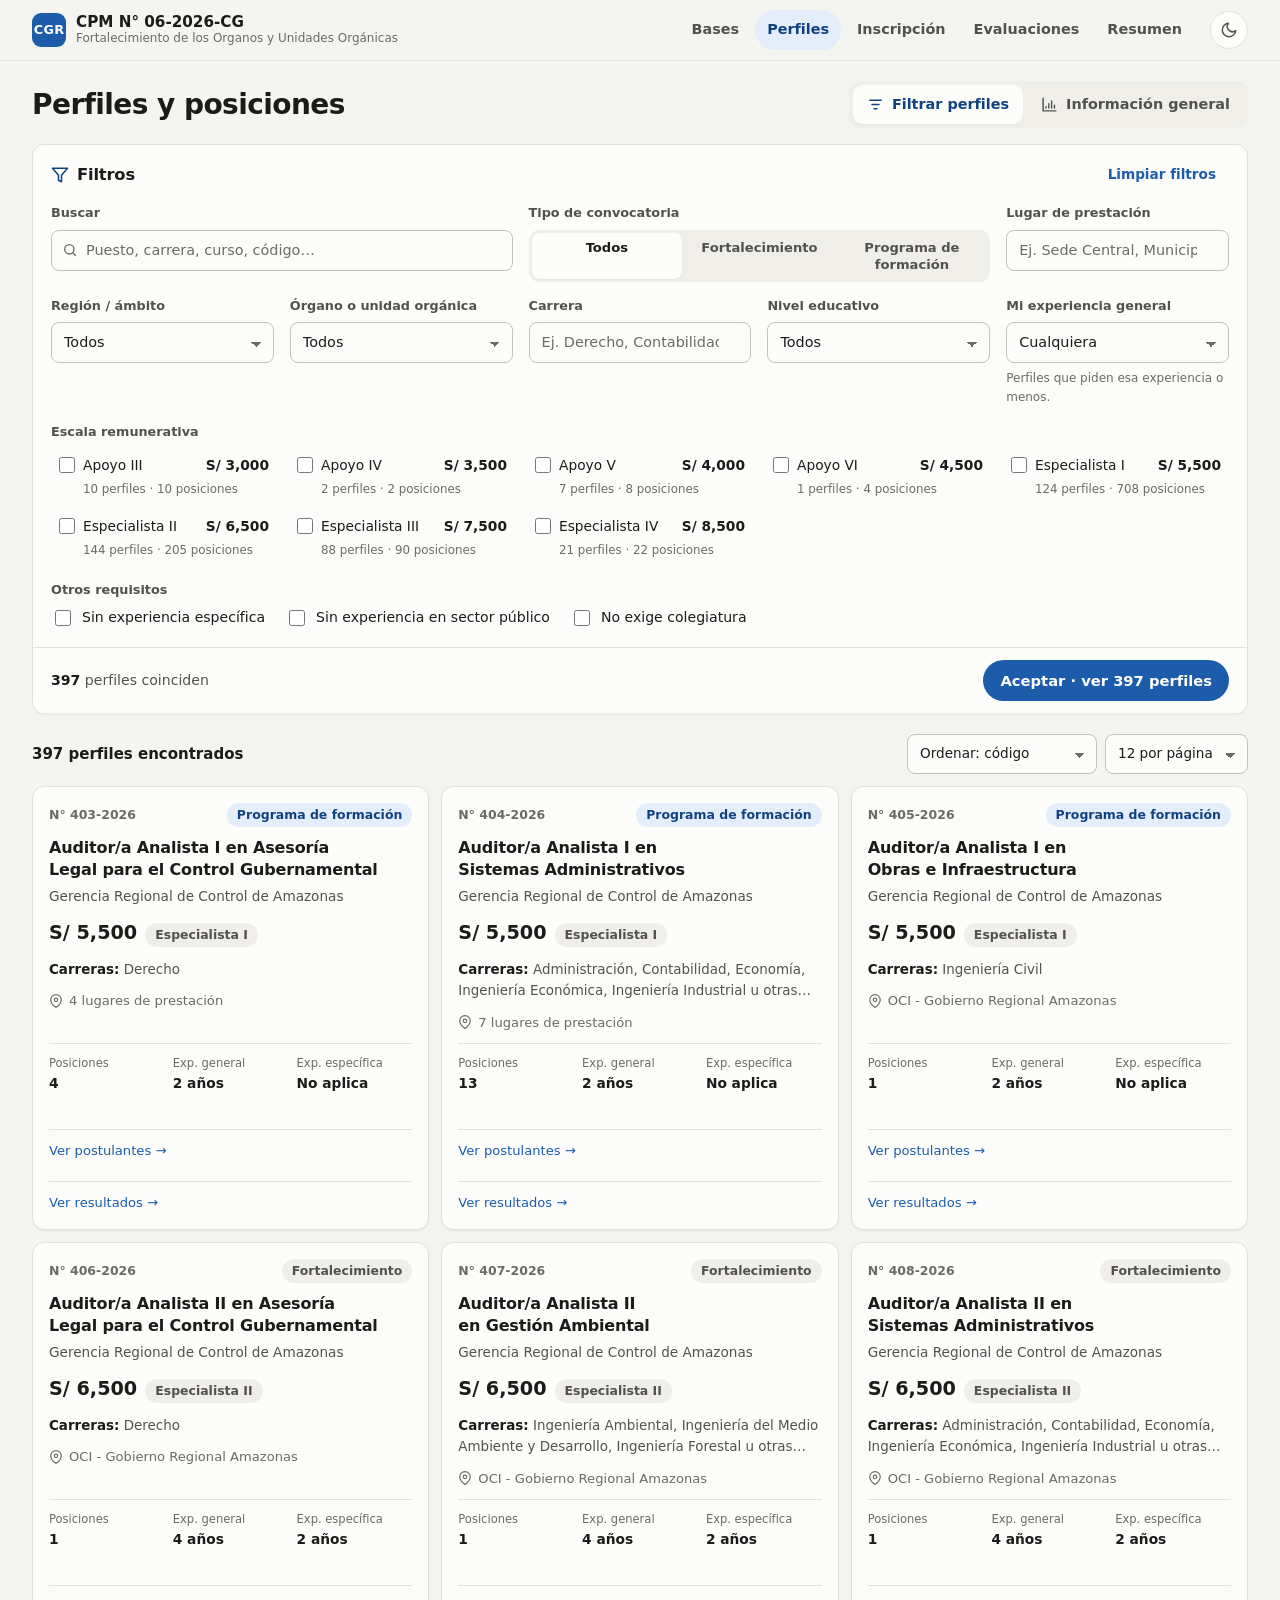
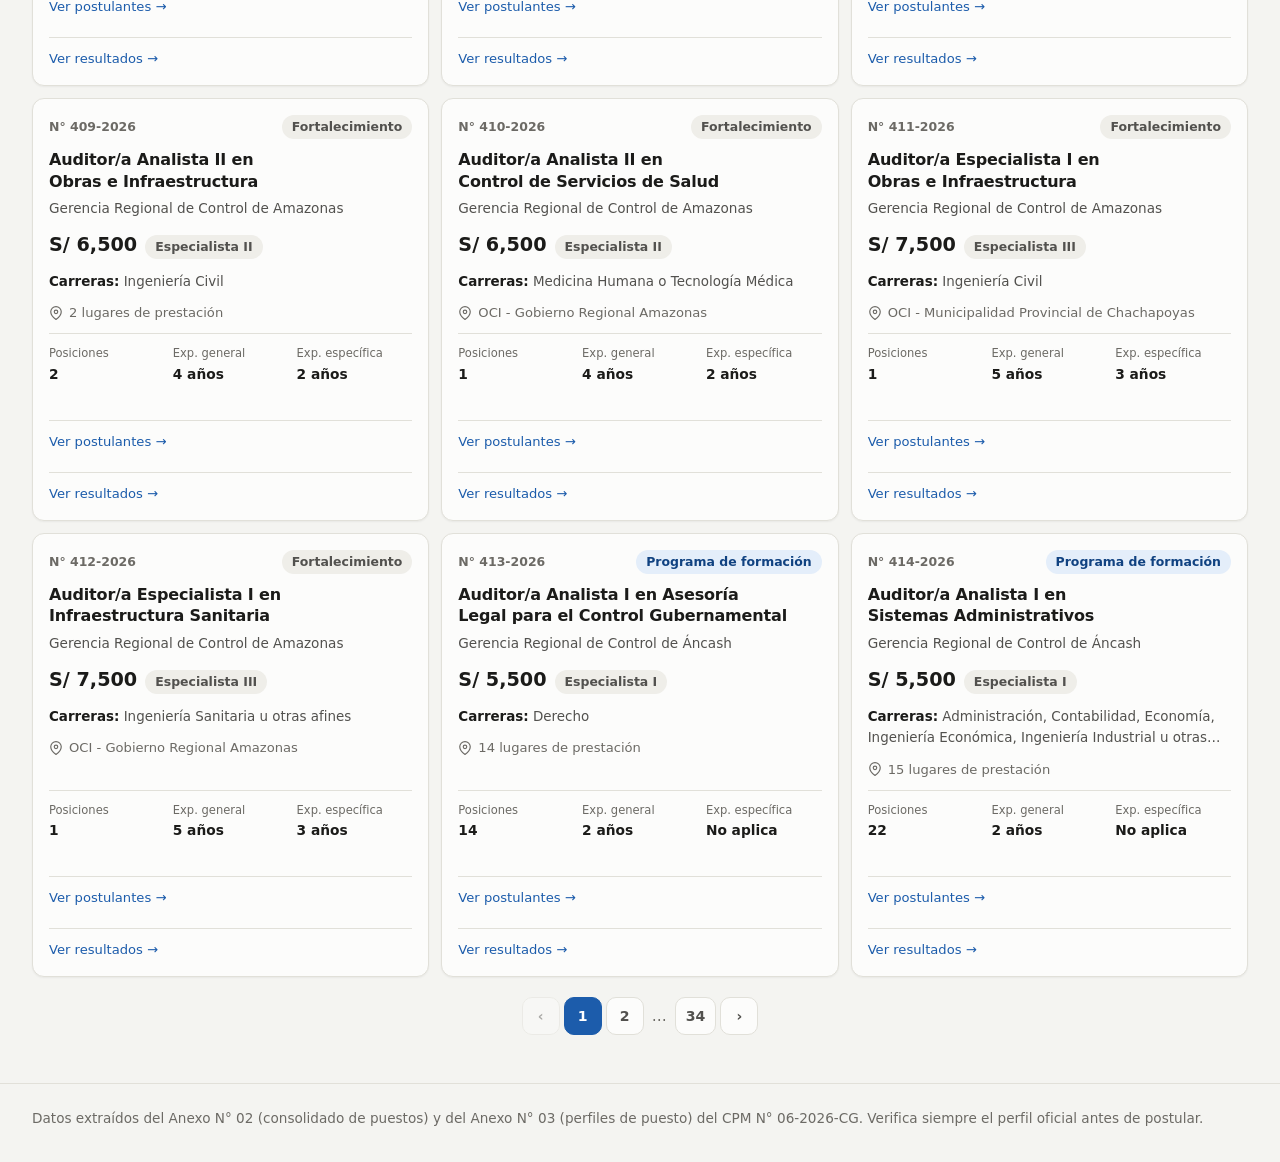
<file: dashboard.html>
<!DOCTYPE html>
<html lang="es">
<head>
  <meta charset="utf-8">
  <meta name="viewport" content="width=device-width, initial-scale=1">
  <title>Perfiles · CPM N° 06-2026-CG</title>
  <meta name="description" content="Dashboard de los 397 perfiles y 1,049 posiciones del Concurso Público de Méritos N° 06-2026-CG.">
  <script src="js/tema.js"></script>
  <link rel="stylesheet" href="css/styles.css">
</head>
<body>

<header class="site-header">
  <div class="site-header__inner">
    <a class="brand" href="index.html">
      <span class="brand__mark" aria-hidden="true">CGR</span>
      <span class="brand__text">
        <span class="brand__title">CPM N° 06-2026-CG</span>
        <span class="brand__sub">Fortalecimiento de los Órganos y Unidades Orgánicas</span>
      </span>
    </a>
    <nav class="nav" aria-label="Principal">
      <a class="nav__link" href="index.html">Bases</a>
      <a class="nav__link" href="dashboard.html" aria-current="page">Perfiles</a>
      <a class="nav__link" href="resultados.html">Inscripción</a>
      <a class="nav__link" href="evaluaciones.html">Evaluaciones</a>
      <a class="nav__link" href="resumen.html">Resumen</a>
    </nav>
    <button class="icon-btn" id="theme-toggle" type="button" aria-label="Cambiar tema"></button>
  </div>
</header>

<main class="container">
  <div class="dash-head">
    <h1>Perfiles y posiciones</h1>
    <div class="page-tabs" role="tablist" aria-label="Vistas de perfiles">
      <button type="button" class="page-tab" role="tab" id="tab-buscar" data-view="buscar" aria-controls="view-buscar" aria-selected="true">
        <svg viewBox="0 0 24 24" fill="none" stroke="currentColor" stroke-width="2" stroke-linecap="round" aria-hidden="true"><path d="M4 6h16M7 12h10M10 18h4"/></svg>
        Filtrar perfiles
      </button>
      <button type="button" class="page-tab" role="tab" id="tab-general" data-view="general" aria-controls="view-general" aria-selected="false" tabindex="-1">
        <svg viewBox="0 0 24 24" fill="none" stroke="currentColor" stroke-width="2" stroke-linecap="round" stroke-linejoin="round" aria-hidden="true"><path d="M3 3v18h18"/><path d="M7 15v2M11 11v6M15 7v10M19 13v4"/></svg>
        Información general
      </button>
    </div>
  </div>

  <!-- ============ VISTA: FILTRAR PERFILES ============ -->
  <section class="view" id="view-buscar" role="tabpanel" aria-labelledby="tab-buscar">

    <!-- Resumen visible cuando los filtros están ocultos -->
    <div class="filter-summary" id="filter-summary" hidden>
      <span class="filter-summary__text">
        <svg viewBox="0 0 24 24" fill="none" stroke="currentColor" stroke-width="2" stroke-linecap="round" stroke-linejoin="round" aria-hidden="true"><path d="M22 3H2l8 9.46V19l4 2v-8.54z"/></svg>
        <span id="filter-summary-text" aria-live="polite"></span>
      </span>
      <div class="active-filters" id="active-filters"></div>
      <button class="btn btn--primary btn--sm" type="button" id="edit-filters" aria-controls="filter-panel" aria-expanded="false">Modificar filtros</button>
    </div>

    <!-- Panel de filtros -->
    <div class="card filter-panel" id="filter-panel" role="region" aria-labelledby="filters-title">
      <div class="filter-panel__head">
        <h2 id="filters-title">
          <svg viewBox="0 0 24 24" fill="none" stroke="currentColor" stroke-width="2" stroke-linecap="round" stroke-linejoin="round" aria-hidden="true"><path d="M22 3H2l8 9.46V19l4 2v-8.54z"/></svg>
          Filtros
        </h2>
        <button class="btn btn--text btn--sm" type="button" id="clear-filters">Limpiar filtros</button>
      </div>

      <div class="filter-grid">
        <div class="field field--wide">
          <label class="field__label" for="f-q">Buscar</label>
          <div class="search">
            <svg viewBox="0 0 24 24" fill="none" stroke="currentColor" stroke-width="2" stroke-linecap="round" aria-hidden="true"><circle cx="11" cy="11" r="7"/><path d="m20 20-3.5-3.5"/></svg>
            <input class="input" id="f-q" type="search" placeholder="Puesto, carrera, curso, código…" autocomplete="off" enterkeyhint="search">
          </div>
        </div>

        <div class="field field--wide">
          <span class="field__label" id="f-tipo-label">Tipo de convocatoria</span>
          <div class="seg" role="radiogroup" aria-labelledby="f-tipo-label">
            <input type="radio" name="tipo" id="tipo-todos" value="" checked><label for="tipo-todos">Todos</label>
            <input type="radio" name="tipo" id="tipo-fort" value="Fortalecimiento"><label for="tipo-fort">Fortalecimiento</label>
            <input type="radio" name="tipo" id="tipo-prog" value="Programa de formación"><label for="tipo-prog" title="Programa de formación (Auditor/a Analista I)">Programa de formación</label>
          </div>
        </div>

        <div class="field">
          <label class="field__label" for="f-lugar">Lugar de prestación</label>
          <input class="input" id="f-lugar" list="dl-lugares" placeholder="Ej. Sede Central, Municipalidad…" autocomplete="off" enterkeyhint="done">
          <datalist id="dl-lugares"></datalist>
        </div>

        <div class="field">
          <label class="field__label" for="f-ambito">Región / ámbito</label>
          <select class="select" id="f-ambito"><option value="">Todos</option></select>
        </div>

        <div class="field">
          <label class="field__label" for="f-organo">Órgano o unidad orgánica</label>
          <select class="select" id="f-organo"><option value="">Todos</option></select>
        </div>

        <div class="field">
          <label class="field__label" for="f-carrera">Carrera</label>
          <input class="input" id="f-carrera" list="dl-carreras" placeholder="Ej. Derecho, Contabilidad…" autocomplete="off" enterkeyhint="done">
          <datalist id="dl-carreras"></datalist>
        </div>

        <div class="field">
          <label class="field__label" for="f-nivel">Nivel educativo</label>
          <select class="select" id="f-nivel"><option value="">Todos</option></select>
        </div>

        <div class="field">
          <label class="field__label" for="f-exp">Mi experiencia general</label>
          <select class="select" id="f-exp">
            <option value="">Cualquiera</option>
            <option value="2">Hasta 2 años</option>
            <option value="3">Hasta 3 años</option>
            <option value="4">Hasta 4 años</option>
            <option value="5">Hasta 5 años</option>
            <option value="6">Hasta 6 años</option>
          </select>
          <span class="field__hint">Perfiles que piden esa experiencia o menos.</span>
        </div>

        <div class="field field--full">
          <span class="field__label">Escala remunerativa</span>
          <div class="scale-list" id="f-escalas"></div>
        </div>

        <div class="field field--full">
          <span class="field__label">Otros requisitos</span>
          <div class="checks">
            <label class="check"><input type="checkbox" id="f-sinesp"> Sin experiencia específica</label>
            <label class="check"><input type="checkbox" id="f-sinpub"> Sin experiencia en sector público</label>
            <label class="check"><input type="checkbox" id="f-sincol"> No exige colegiatura</label>
          </div>
        </div>
      </div>

      <div class="filter-panel__foot">
        <span class="filter-panel__live" id="live-count" aria-live="polite"></span>
        <button class="btn btn--primary" type="button" id="apply-filters">Aceptar</button>
      </div>
    </div>

    <!-- Resultados -->
    <div class="results-bar" id="results-top">
      <div class="results-bar__count" id="count"></div>
      <div class="results-bar__tools">
        <label class="sr-only" for="sort">Ordenar por</label>
        <select class="select" id="sort">
          <option value="codigo">Ordenar: código</option>
          <option value="puesto-asc">Puesto (A-Z)</option>
          <option value="rem-desc">Mayor remuneración</option>
          <option value="rem-asc">Menor remuneración</option>
          <option value="pos-desc">Más posiciones</option>
          <option value="pos-asc">Menos posiciones</option>
          <option value="exp-desc">Mayor experiencia</option>
          <option value="exp-asc">Menor experiencia</option>
        </select>
        <label class="sr-only" for="per-page">Perfiles por página</label>
        <select class="select" id="per-page">
          <option value="12">12 por página</option>
          <option value="24">24 por página</option>
          <option value="48">48 por página</option>
        </select>
      </div>
    </div>

    <div class="results" id="results"></div>
    <nav class="pager" id="pager" aria-label="Paginación"></nav>
  </section>

  <!-- ============ VISTA: INFORMACIÓN GENERAL ============ -->
  <section class="view" id="view-general" role="tabpanel" aria-labelledby="tab-general" hidden>
    <p class="view__intro">
      Resumen de los 397 perfiles y 1,049 posiciones convocadas por órgano, región y escala remunerativa.
      Haz clic en una barra para ver esos perfiles.
    </p>

    <div class="filter-summary" id="general-note" hidden>
      <span class="filter-summary__text">
        <svg viewBox="0 0 24 24" fill="none" stroke="currentColor" stroke-width="2" stroke-linecap="round" stroke-linejoin="round" aria-hidden="true"><path d="M22 3H2l8 9.46V19l4 2v-8.54z"/></svg>
        <span id="general-note-text"></span>
      </span>
      <button class="btn btn--ghost btn--sm" type="button" id="clear-general">Limpiar filtros</button>
    </div>

    <div class="tiles" id="tiles" aria-live="polite"></div>

    <div class="charts">
      <div class="card chart">
        <div class="chart__head"><h3>Posiciones por escala remunerativa</h3><span>Clic para ver esos perfiles</span></div>
        <div class="hbars" id="chart-escala"></div>
      </div>
      <div class="card chart">
        <div class="chart__head"><h3>Posiciones por región / ámbito</h3><span>Clic para ver esos perfiles</span></div>
        <div class="hbars" id="chart-ambito"></div>
        <button class="btn btn--text btn--sm chart__more" type="button" id="chart-ambito-more"></button>
      </div>
    </div>
  </section>
</main>

<!-- ============ DETALLE DEL PERFIL ============ -->
<dialog class="drawer" id="detail" aria-labelledby="d-title">
  <div class="drawer__inner">
    <header class="drawer__head">
      <span class="eyebrow" id="d-code"></span>
      <h2 id="d-title"></h2>
      <p id="d-org"></p>
      <div class="drawer__actions">
        <button class="icon-btn" type="button" id="d-close" aria-label="Cerrar detalle">
          <svg viewBox="0 0 24 24" fill="none" stroke="currentColor" stroke-width="2" stroke-linecap="round" aria-hidden="true"><path d="M18 6 6 18M6 6l12 12"/></svg>
        </button>
      </div>
    </header>
    <div class="drawer__tabs" role="tablist" aria-label="Secciones del perfil">
      <button type="button" role="tab" data-tab="resumen" aria-selected="true">Resumen</button>
      <button type="button" role="tab" data-tab="formacion" aria-selected="false">Carreras y cursos</button>
      <button type="button" role="tab" data-tab="experiencia" aria-selected="false">Experiencia</button>
      <button type="button" role="tab" data-tab="adicional" aria-selected="false">Detalles adicionales</button>
      <button type="button" role="tab" data-tab="funciones" aria-selected="false">Funciones</button>
    </div>
    <div class="drawer__body" id="d-body" role="tabpanel" tabindex="-1"></div>
    <footer class="drawer__foot">
      <button class="btn btn--ghost btn--sm" type="button" id="d-prev">← Anterior</button>
      <span class="muted num" id="d-pos" style="align-self:center;font-size:.85rem"></span>
      <button class="btn btn--ghost btn--sm" type="button" id="d-next">Siguiente →</button>
    </footer>
  </div>
</dialog>

<footer class="site-footer">
  <div class="container">
    Datos extraídos del Anexo N° 02 (consolidado de puestos) y del Anexo N° 03 (perfiles de puesto) del CPM N° 06-2026-CG.
    Verifica siempre el perfil oficial antes de postular.
  </div>
</footer>

<script src="js/data.js"></script>
<script src="js/dashboard.js"></script>
</body>
</html>
</file>
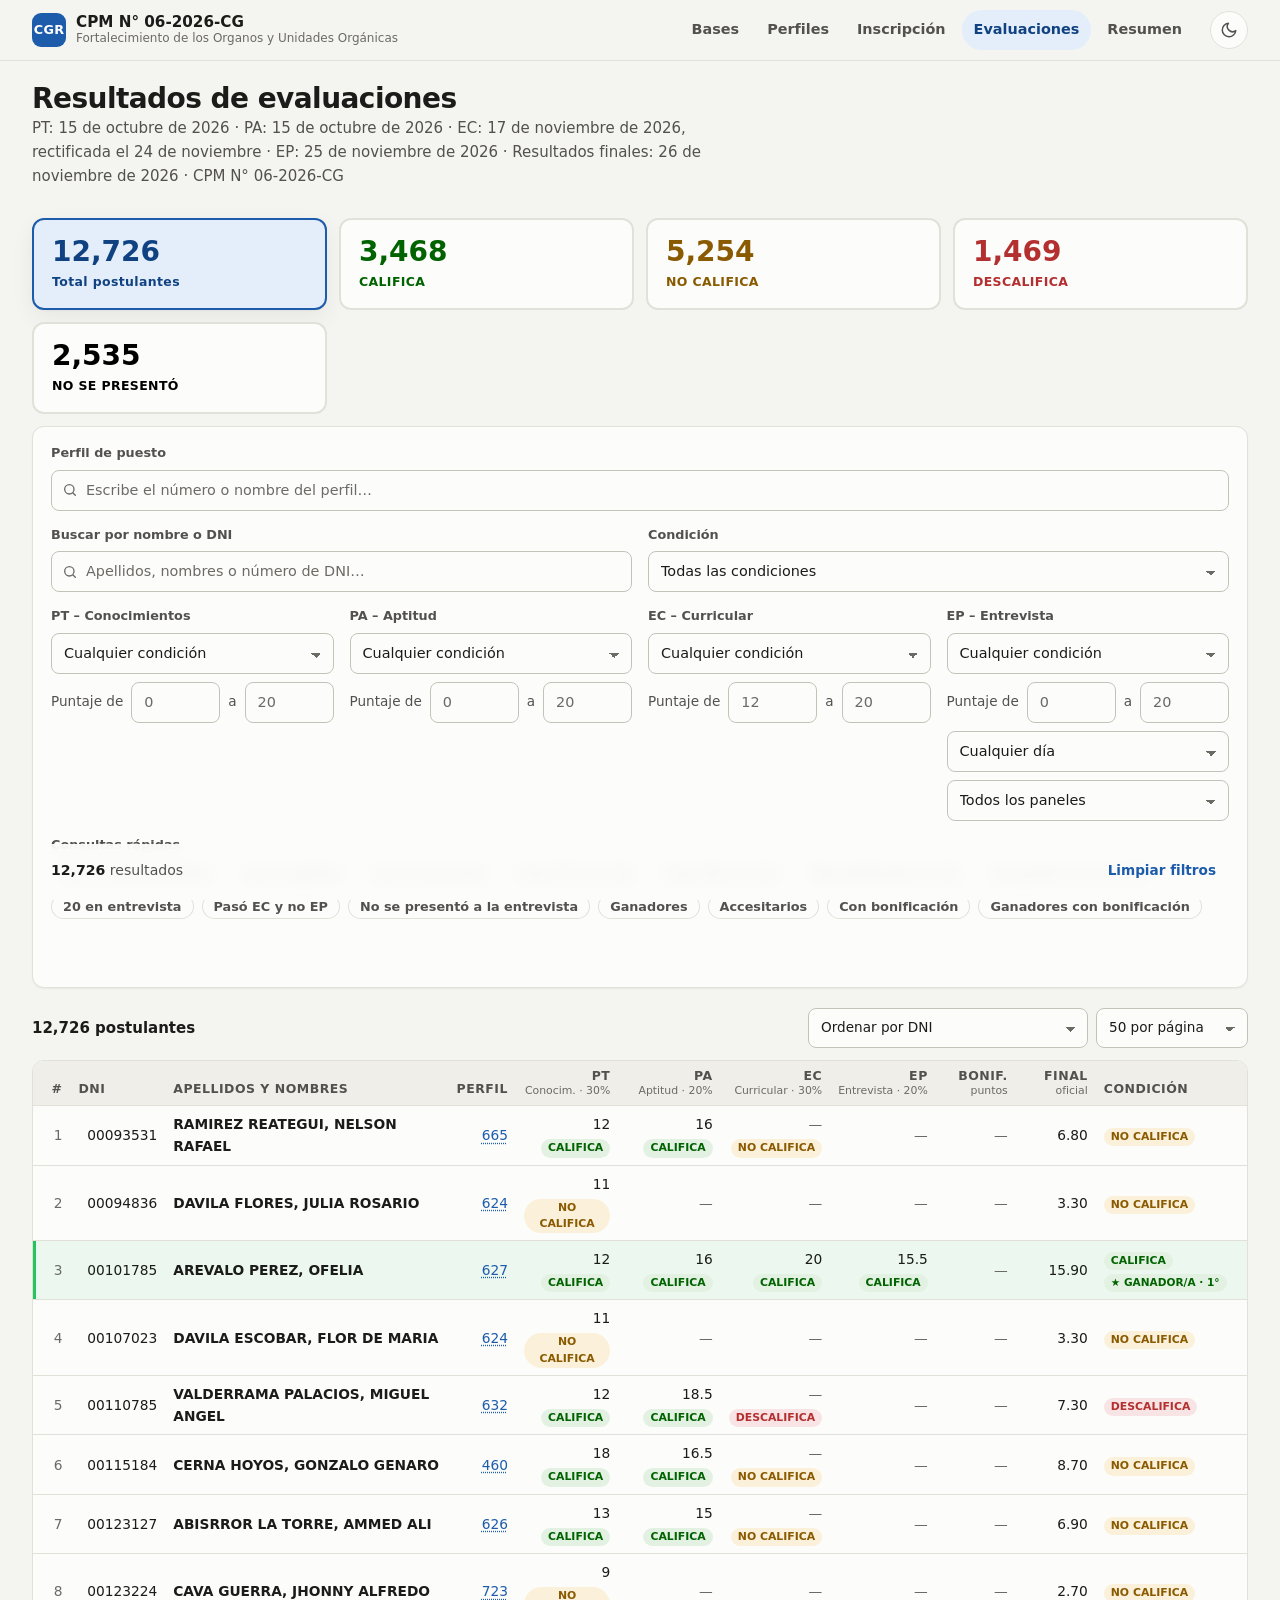
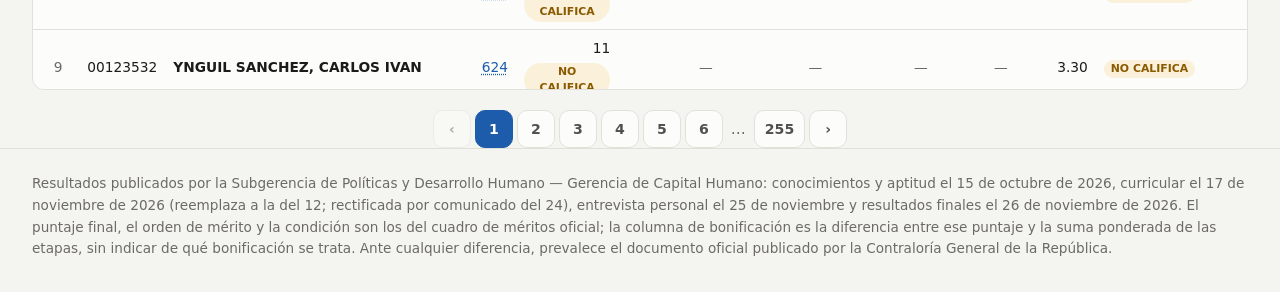
<file: evaluaciones.html>
<!DOCTYPE html>
<html lang="es">
<head>
  <meta charset="utf-8">
  <meta name="viewport" content="width=device-width, initial-scale=1">
  <title>Resultados de evaluaciones · CPM N° 06-2026-CG</title>
  <meta name="description" content="Resultados de las etapas de evaluación del Concurso Público de Méritos N° 06-2026-CG. Consulta tu puntaje y condición en la Prueba de Conocimientos (PT), la Prueba de Aptitud (PA) y la Evaluación Curricular (EC).">
  <script src="js/tema.js"></script>
  <link rel="stylesheet" href="css/styles.css">
  <style>
    #res-table tr.is-winning { background-color: rgba(34, 197, 94, .07); }
    #res-table tr.is-winning > td:first-child { box-shadow: inset 3px 0 0 #22c55e; }
    .eval-ganando { font-size: .72em; }
    #res-table td .eval-bono { font-size: .8rem; font-weight: 700; padding: 2px 8px; font-variant-numeric: tabular-nums; }
    #res-table td:nth-child(9) small { font-size: .7rem; white-space: nowrap; }
    .eval-etapas { margin-top: 14px; grid-template-columns: repeat(4, minmax(0, 1fr)); }
    @media (max-width: 1100px) { .eval-etapas { grid-template-columns: repeat(2, minmax(0, 1fr)); } }
    /* Tabla compacta: cabe a lo ancho sin desplazamiento horizontal */
    #res-table { font-size: .86rem; table-layout: auto; }
    #res-table th { padding: 8px 8px; white-space: normal; line-height: 1.2; vertical-align: bottom; }
    #res-table th small { display: block; font-size: .68rem; font-weight: 500; text-transform: none; letter-spacing: 0; color: var(--muted); white-space: nowrap; }
    #res-table td { padding: 7px 8px; }
    #res-table td:nth-child(2) { font-variant-numeric: tabular-nums; }
    #res-table td:nth-child(3) { min-width: 9rem; }
    /* Las columnas de datos se ajustan a su contenido y el nombre absorbe el espacio libre,
       así PT, PA, EC, EP, bonificación y final quedan a la misma distancia */
    #res-table th:nth-child(3) { width: 100%; }
    #res-table th:nth-child(4), #res-table td:nth-child(4) { white-space: nowrap; }
    #res-table th:nth-child(n+5):nth-child(-n+8) { width: 6.4rem; min-width: 6.4rem; }
    #res-table th:nth-child(n+9):nth-child(-n+10) { width: 5rem; min-width: 5rem; }
    #res-table td:nth-child(n+5):nth-child(-n+8) .tag { white-space: normal; text-align: center; }
    #res-table td .tag { font-size: .68rem; padding: 1px 7px; line-height: 1.5; }
    #res-table td .eval-ganando { font-size: .66rem; }
    #res-table th:first-child, #res-table td:first-child { padding-left: 12px; }
    @media (max-width: 1180px) {
      #res-table th:first-child, #res-table td:first-child { display: none; }
    }

    /* Pantallas angostas: cada fila es una tarjeta */
    @media (max-width: 1000px) {
      #res-table-wrap { border: 0; background: none; max-height: none; overflow: visible; }
      #res-table, #res-table tbody { display: block; }
      #res-table thead { display: none; }
      #res-table tr {
        display: grid; grid-template-columns: repeat(4, minmax(0, 1fr)); gap: 8px 10px;
        padding: 12px 14px; margin-bottom: 8px;
        border: 1px solid var(--line); border-radius: var(--radius); background: var(--surface);
      }
      #res-table tr.is-winning { background: color-mix(in srgb, var(--ok-soft) 60%, var(--surface)); }
      #res-table tr.is-winning > td:first-child { box-shadow: none; }
      #res-table td { display: block; padding: 0; border: 0; text-align: left; min-width: 0; }
      #res-table td[data-label]::before {
        content: attr(data-label); display: block; margin-bottom: 2px;
        font-size: .68rem; font-weight: 600; letter-spacing: .03em; text-transform: uppercase; color: var(--muted);
      }
      #res-table td:nth-child(3) { grid-column: 1 / -1; order: -2; font-size: .95rem; min-width: 0; }
      #res-table td:nth-child(2) { grid-column: 1 / 3; order: -1; }
      #res-table td:nth-child(4) { grid-column: 3 / -1; order: -1; }
      #res-table td:nth-child(9) { grid-column: 1; }
      #res-table td:nth-child(10) { grid-column: 2; }
      #res-table td:nth-child(11) { grid-column: 3 / -1; }
      #res-table td:nth-child(n+4) { white-space: normal; }
      #res-table .eval-ep { justify-content: flex-start; }
      #res-table tbody tr:hover { background: var(--surface); }
    }
    @media (max-width: 480px) {
      #res-table tr { grid-template-columns: repeat(2, minmax(0, 1fr)); }
      #res-table td:nth-child(2), #res-table td:nth-child(9) { grid-column: 1; }
      #res-table td:nth-child(4), #res-table td:nth-child(10) { grid-column: 2; }
      #res-table td:nth-child(11) { grid-column: 1 / -1; }
    }

    .eval-cita { white-space: nowrap; font-size: .85rem; line-height: 1.35; }
    .eval-cita small { color: var(--muted); }
    .eval-cita.is-pasada { opacity: .6; }
    .calc-cita { display: flex; gap: 10px; align-items: flex-start; margin-bottom: 14px; }
    .calc-cita svg { width: 20px; height: 20px; flex: none; color: var(--accent-ink); margin-top: 2px; }
    .calc-cita p { margin: 0; }
    @media (max-width: 480px) { .eval-etapas { grid-template-columns: 1fr; } }
    .eval-etapa { display: flex; flex-direction: column; gap: 8px; min-width: 0; margin: 0; padding: 0; border: 0; }
    .eval-etapa legend { padding: 0; margin-bottom: 6px; }
    .eval-rango { display: grid; grid-template-columns: auto minmax(0, 1fr) auto minmax(0, 1fr); align-items: center; gap: 8px; font-size: .85rem; color: var(--ink-2); }
    .eval-presets { display: flex; flex-wrap: wrap; gap: 8px; }
    .eval-presets .pill { padding: 5px 12px; background: var(--surface); color: var(--ink-2); box-shadow: inset 0 0 0 1px var(--line); }
    .eval-presets .pill.is-active { background: var(--accent-soft); color: var(--accent-ink); box-shadow: inset 0 0 0 1px var(--accent); }

    /* Calculadora */
    .eval-ep { display: flex; align-items: center; justify-content: flex-end; gap: 8px; }
    .calc-btn {
      flex: none; width: 30px; height: 30px; display: grid; place-items: center; padding: 0; cursor: pointer;
      border: 1px solid var(--line); border-radius: 8px; background: var(--surface); color: var(--accent-ink);
    }
    .calc-btn:hover, .calc-btn:focus-visible { border-color: var(--accent); background: var(--accent-soft); }
    .calc-btn svg { width: 16px; height: 16px; }
    #calc .facts { grid-template-columns: repeat(4, minmax(0, 1fr)); }
    @media (max-width: 640px) { #calc .facts { grid-template-columns: repeat(2, minmax(0, 1fr)); } }
    .calc-global { display: flex; align-items: baseline; gap: 12px; flex-wrap: wrap; margin-bottom: 4px; }
    .calc-global strong { font-size: 2.2rem; line-height: 1.1; font-variant-numeric: tabular-nums; color: var(--accent-ink); }
    .calc-controls { display: grid; gap: 12px; margin: 14px 0; }
    .calc-sliders { display: grid; grid-template-columns: repeat(2, minmax(0, 1fr)); gap: 10px 16px; margin-top: 10px; }
    @media (max-width: 560px) { .calc-sliders { grid-template-columns: 1fr; } }
    .calc-sliders label { display: flex; justify-content: space-between; font-size: .82rem; color: var(--ink-2); }
    .calc-bonos { display: flex; flex-wrap: wrap; gap: 6px 18px; }
    .calc-hbar { cursor: default; }
    .calc-hbar .hbar__value { width: 3.2rem; }
    .calc-nota { margin: 8px 0 0; font-size: .8rem; color: var(--muted); }
    #calc .res-table td, #calc .res-table th { padding: 7px 10px; }
    #calc .res-table td.num { white-space: nowrap; }
    #calc tr.calc-yo { background: var(--accent-soft); font-weight: 600; }
    #calc tr.calc-corte > td { border-bottom: 2px solid var(--accent); }
    #calc tr.calc-salto td { text-align: center; color: var(--muted); padding: 2px; }
    .calc-star { color: var(--ok); }
    .calc-delante { color: var(--danger); }
    .calc-ep { display: inline-block; width: auto; min-height: 30px; padding: 2px 28px 2px 8px; margin-left: 4px; font-size: .85rem; }
    .calc-limites-titulo { margin: 14px 0 8px; font-size: .88rem; }
    .calc-limites { max-height: 300px; overflow: auto; }
    #calc details summary { cursor: pointer; font-size: .86rem; font-weight: 600; color: var(--accent-ink); }
  </style>
</head>
<body>

<header class="site-header">
  <div class="site-header__inner">
    <a class="brand" href="index.html">
      <span class="brand__mark" aria-hidden="true">CGR</span>
      <span class="brand__text">
        <span class="brand__title">CPM N° 06-2026-CG</span>
        <span class="brand__sub">Fortalecimiento de los Órganos y Unidades Orgánicas</span>
      </span>
    </a>
    <nav class="nav" aria-label="Principal">
      <a class="nav__link" href="index.html">Bases</a>
      <a class="nav__link" href="dashboard.html">Perfiles</a>
      <a class="nav__link" href="resultados.html">Inscripción</a>
      <a class="nav__link" href="evaluaciones.html" aria-current="page">Evaluaciones</a>
      <a class="nav__link" href="resumen.html">Resumen</a>
    </nav>
    <button class="icon-btn" id="theme-toggle" type="button" aria-label="Cambiar tema"></button>
  </div>
</header>

<main class="container">

  <div class="dash-head">
    <div>
      <h1>Resultados de evaluaciones</h1>
      <p class="view__intro" id="eval-pub-info">CPM N° 06-2026-CG</p>
    </div>
  </div>

  <!-- KPIs -->
  <div class="res-kpis" id="res-kpis">
    <button class="res-kpi res-kpi--all is-active" data-cond="" type="button">
      <span class="res-kpi__value" id="kpi-total">—</span>
      <span class="res-kpi__label">Total postulantes</span>
    </button>
    <button class="res-kpi res-kpi--ok" data-cond="0" type="button">
      <span class="res-kpi__value" id="kpi-ok">—</span>
      <span class="res-kpi__label">CALIFICA</span>
    </button>
    <button class="res-kpi res-kpi--warn" data-cond="1" type="button">
      <span class="res-kpi__value" id="kpi-warn">—</span>
      <span class="res-kpi__label">NO CALIFICA</span>
    </button>
    <button class="res-kpi res-kpi--danger" data-cond="2" type="button">
      <span class="res-kpi__value" id="kpi-danger">—</span>
      <span class="res-kpi__label">DESCALIFICA</span>
    </button>
    <button class="res-kpi" data-cond="3" type="button">
      <span class="res-kpi__value" id="kpi-np">—</span>
      <span class="res-kpi__label">NO SE PRESENTÓ</span>
    </button>
  </div>

  <!-- Filtros -->
  <div class="card res-filters" id="res-filters">
    <div class="res-filters__row">

      <div class="field field--full">
        <label class="field__label" for="f-perfil">Perfil de puesto</label>
        <div class="search">
          <svg viewBox="0 0 24 24" fill="none" stroke="currentColor" stroke-width="2" stroke-linecap="round" aria-hidden="true"><circle cx="11" cy="11" r="7"/><path d="m20 20-3.5-3.5"/></svg>
          <input class="input" id="f-perfil" list="dl-perfiles" placeholder="Escribe el número o nombre del perfil…" autocomplete="off" enterkeyhint="search">
          <datalist id="dl-perfiles"></datalist>
        </div>
      </div>

      <div class="field">
        <label class="field__label" for="f-search">Buscar por nombre o DNI</label>
        <div class="search">
          <svg viewBox="0 0 24 24" fill="none" stroke="currentColor" stroke-width="2" stroke-linecap="round" aria-hidden="true"><circle cx="11" cy="11" r="7"/><path d="m20 20-3.5-3.5"/></svg>
          <input class="input" id="f-search" type="search" placeholder="Apellidos, nombres o número de DNI…" autocomplete="off" enterkeyhint="search">
        </div>
      </div>

      <div class="field">
        <label class="field__label" for="f-cond">Condición</label>
        <select class="select" id="f-cond">
          <option value="">Todas las condiciones</option>
          <option value="0">CALIFICA</option>
          <option value="1">NO CALIFICA</option>
          <option value="2">DESCALIFICA</option>
          <option value="3">NO SE PRESENTÓ</option>
          <option value="4">SIN RESULTADO EC</option>
        </select>
      </div>

    </div>

    <!-- Filtros por etapa -->
    <div class="res-filters__row eval-etapas">
      <fieldset class="eval-etapa">
        <legend class="field__label">PT – Conocimientos</legend>
        <select class="select" id="f-pt-cond" aria-label="Condición en conocimientos">
          <option value="">Cualquier condición</option>
          <option value="0">CALIFICA</option>
          <option value="1">NO CALIFICA</option>
          <option value="2">DESCALIFICA</option>
          <option value="3">NO SE PRESENTÓ</option>
        </select>
        <div class="eval-rango">
          <label for="f-pt-min">Puntaje de</label>
          <input class="input" id="f-pt-min" type="number" min="0" max="20" step="0.5" inputmode="decimal" placeholder="0">
          <label for="f-pt-max">a</label>
          <input class="input" id="f-pt-max" type="number" min="0" max="20" step="0.5" inputmode="decimal" placeholder="20">
        </div>
      </fieldset>

      <fieldset class="eval-etapa">
        <legend class="field__label">PA – Aptitud</legend>
        <select class="select" id="f-pa-cond" aria-label="Condición en aptitud">
          <option value="">Cualquier condición</option>
          <option value="0">CALIFICA</option>
          <option value="1">NO CALIFICA</option>
          <option value="none">Sin evaluar (no pasó PT)</option>
        </select>
        <div class="eval-rango">
          <label for="f-pa-min">Puntaje de</label>
          <input class="input" id="f-pa-min" type="number" min="0" max="20" step="0.5" inputmode="decimal" placeholder="0">
          <label for="f-pa-max">a</label>
          <input class="input" id="f-pa-max" type="number" min="0" max="20" step="0.5" inputmode="decimal" placeholder="20">
        </div>
      </fieldset>

      <fieldset class="eval-etapa">
        <legend class="field__label">EC – Curricular</legend>
        <select class="select" id="f-ec-cond" aria-label="Condición en curricular">
          <option value="">Cualquier condición</option>
          <option value="0">CALIFICA</option>
          <option value="1">NO CALIFICA</option>
          <option value="2">DESCALIFICA</option>
          <option value="falta">No figura en la publicación</option>
          <option value="none">Sin evaluar (no pasó PA)</option>
        </select>
        <div class="eval-rango">
          <label for="f-ec-min">Puntaje de</label>
          <input class="input" id="f-ec-min" type="number" min="0" max="20" step="1" inputmode="decimal" placeholder="12">
          <label for="f-ec-max">a</label>
          <input class="input" id="f-ec-max" type="number" min="0" max="20" step="1" inputmode="decimal" placeholder="20">
        </div>
      </fieldset>

      <fieldset class="eval-etapa">
        <legend class="field__label">EP – Entrevista</legend>
        <select class="select" id="f-ep-cond" aria-label="Condición en la entrevista">
          <option value="">Cualquier condición</option>
          <option value="0">CALIFICA</option>
          <option value="1">NO CALIFICA</option>
          <option value="2">DESCALIFICA</option>
          <option value="3">NO SE PRESENTÓ</option>
          <option value="none">Sin entrevista (no pasó EC)</option>
        </select>
        <div class="eval-rango">
          <label for="f-ep-min">Puntaje de</label>
          <input class="input" id="f-ep-min" type="number" min="0" max="20" step="0.5" inputmode="decimal" placeholder="0">
          <label for="f-ep-max">a</label>
          <input class="input" id="f-ep-max" type="number" min="0" max="20" step="0.5" inputmode="decimal" placeholder="20">
        </div>
        <select class="select" id="f-ep-dia" aria-label="Día de la entrevista">
          <option value="">Cualquier día</option>
          <option value="prox">Pendientes (desde ahora)</option>
        </select>
        <select class="select" id="f-ep-panel" aria-label="Panel de entrevista">
          <option value="">Todos los paneles</option>
        </select>
      </fieldset>

      <div class="field field--full">
        <span class="field__label">Consultas rápidas</span>
        <div class="eval-presets" id="eval-presets">
          <button class="pill" type="button" data-preset="ptmin=20">20 en conocimientos</button>
          <button class="pill" type="button" data-preset="pamin=20">20 en aptitud</button>
          <button class="pill" type="button" data-preset="ecmin=20">20 en curricular</button>
          <button class="pill" type="button" data-preset="pt=0&amp;pa=1">Pasó PT y no PA</button>
          <button class="pill" type="button" data-preset="pa=0&amp;ec=1">Pasó PA y no EC</button>
          <button class="pill" type="button" data-preset="ec=2">Descalificados en EC</button>
          <button class="pill" type="button" data-preset="pt=1&amp;ptmin=11&amp;ptmax=11">Se quedó en 11 en PT</button>
          <button class="pill" type="button" data-preset="epmin=20">20 en entrevista</button>
          <button class="pill" type="button" data-preset="ec=0&amp;ep=1">Pasó EC y no EP</button>
          <button class="pill" type="button" data-preset="ep=3">No se presentó a la entrevista</button>
          <button class="pill" type="button" data-preset="ganando=1">Ganadores</button>
          <button class="pill" type="button" data-preset="accesitario=1">Accesitarios</button>
          <button class="pill" type="button" data-preset="bono=1">Con bonificación</button>
          <button class="pill" type="button" data-preset="ganando=1&amp;bono=1">Ganadores con bonificación</button>
        </div>
      </div>
    </div>

    <div class="res-filters__foot">
      <span class="filter-panel__live" id="live-count" aria-live="polite"></span>
      <button class="btn btn--text btn--sm" type="button" id="clear-filters">Limpiar filtros</button>
    </div>
  </div>

  <!-- Barra de resultados -->
  <div class="results-bar" id="results-top">
    <div class="results-bar__count" id="res-count" aria-live="polite"></div>
    <div class="results-bar__tools">
      <label class="sr-only" for="sort">Ordenar por</label>
      <select class="select" id="sort">
        <option value="dni">Ordenar por DNI</option>
        <option value="nombre">Apellidos y nombres (A–Z)</option>
        <option value="merito">Cuadro de méritos (perfil y orden)</option>
        <option value="acum-desc">Puntaje final ↓</option>
        <option value="acum-asc">Puntaje final ↑</option>
        <option value="bono">Bonificación ↓</option>
        <option value="cita">Fecha y hora de entrevista</option>
      </select>
      <label class="sr-only" for="per-page">Filas por página</label>
      <select class="select" id="per-page">
        <option value="50">50 por página</option>
        <option value="100">100 por página</option>
        <option value="200">200 por página</option>
      </select>
    </div>
  </div>

  <!-- Tarjeta del perfil seleccionado (aparece justo antes de la tabla) -->
  <div class="res-perfil-card card" id="res-perfil-card" hidden>
    <div class="res-perfil-card__body">
      <button class="res-perfil-card__code" id="res-perfil-link" type="button" aria-label="Ver requisitos del perfil">
        <span id="rpc-code"></span>
        <svg viewBox="0 0 24 24" fill="none" stroke="currentColor" stroke-width="2" stroke-linecap="round" stroke-linejoin="round" aria-hidden="true"><path d="M18 13v6a2 2 0 0 1-2 2H5a2 2 0 0 1-2-2V8a2 2 0 0 1 2-2h6"/><polyline points="15 3 21 3 21 9"/><line x1="10" y1="14" x2="21" y2="3"/></svg>
      </button>
      <div class="res-perfil-card__main">
        <h2 class="res-perfil-card__title" id="rpc-title"></h2>
        <p class="res-perfil-card__meta" id="rpc-meta"></p>
      </div>
    </div>
  </div>

  <!-- Tabla -->
  <div class="res-table-wrap" id="res-table-wrap">
    <table class="res-table" id="res-table">
      <thead>
        <tr>
          <th class="num">#</th>
          <th>DNI</th>
          <th>Apellidos y nombres</th>
          <th class="num">Perfil</th>
          <th class="num" title="Conocimientos, 30% del puntaje final">PT<small>Conocim. · 30%</small></th>
          <th class="num" title="Aptitud, 20% del puntaje final">PA<small>Aptitud · 20%</small></th>
          <th class="num" title="Curricular, 30% del puntaje final">EC<small>Curricular · 30%</small></th>
          <th class="num" title="Entrevista, 20% del puntaje final">EP<small>Entrevista · 20%</small></th>
          <th class="num" title="Puntos sumados por bonificaciones de ley: puntaje final oficial menos la suma ponderada de las etapas. El cuadro de méritos no publica de qué bonificación se trata.">Bonif.<small>puntos</small></th>
          <th class="num" title="Puntaje final del cuadro de méritos oficial, con bonificaciones de ley (puede pasar de 20); para quienes no figuran, suma ponderada de las etapas publicadas">Final<small>oficial</small></th>
          <th>Condición</th>
        </tr>
      </thead>
      <tbody id="res-tbody"></tbody>
    </table>
    <div class="empty" id="res-empty" hidden>
      <svg viewBox="0 0 24 24" fill="none" stroke="currentColor" stroke-width="2" stroke-linecap="round" stroke-linejoin="round" aria-hidden="true"><circle cx="11" cy="11" r="7"/><path d="m20 20-3.5-3.5"/></svg>
      <p>No se encontraron resultados con los filtros aplicados.</p>
    </div>
  </div>

  <!-- Paginación -->
  <nav class="pager" id="pager" aria-label="Paginación de resultados"></nav>

</main>

<!-- ============ DRAWER DE DETALLE DEL PERFIL ============ -->
<dialog class="drawer" id="detail" aria-labelledby="d-title">
  <div class="drawer__inner">
    <header class="drawer__head">
      <span class="eyebrow" id="d-code"></span>
      <h2 id="d-title"></h2>
      <p id="d-org"></p>
      <div class="drawer__actions">
        <button class="icon-btn" type="button" id="d-close" aria-label="Cerrar detalle">
          <svg viewBox="0 0 24 24" fill="none" stroke="currentColor" stroke-width="2" stroke-linecap="round" aria-hidden="true"><path d="M18 6 6 18M6 6l12 12"/></svg>
        </button>
      </div>
    </header>
    <div class="drawer__tabs" role="tablist" aria-label="Secciones del perfil">
      <button type="button" role="tab" data-tab="resumen" aria-selected="true">Resumen</button>
      <button type="button" role="tab" data-tab="formacion" aria-selected="false">Carreras y cursos</button>
      <button type="button" role="tab" data-tab="experiencia" aria-selected="false">Experiencia</button>
      <button type="button" role="tab" data-tab="adicional" aria-selected="false">Detalles adicionales</button>
      <button type="button" role="tab" data-tab="funciones" aria-selected="false">Funciones</button>
    </div>
    <div class="drawer__body" id="d-body" role="tabpanel" tabindex="-1"></div>
    <footer class="drawer__foot">
      <button class="btn btn--ghost btn--sm" type="button" id="d-prev">← Anterior</button>
      <span class="muted num" id="d-pos" style="align-self:center;font-size:.85rem"></span>
      <button class="btn btn--ghost btn--sm" type="button" id="d-next">Siguiente →</button>
    </footer>
  </div>
</dialog>

<!-- ============ CALCULADORA DE POSIBILIDADES ============ -->
<dialog class="drawer" id="calc" aria-labelledby="c-title">
  <div class="drawer__inner">
    <header class="drawer__head">
      <span class="eyebrow" id="c-eyebrow">Calculadora</span>
      <h2 id="c-title"></h2>
      <p id="c-sub"></p>
      <div class="drawer__actions">
        <button class="icon-btn" type="button" id="c-close" aria-label="Cerrar calculadora">
          <svg viewBox="0 0 24 24" fill="none" stroke="currentColor" stroke-width="2" stroke-linecap="round" aria-hidden="true"><path d="M18 6 6 18M6 6l12 12"/></svg>
        </button>
      </div>
    </header>
    <div class="drawer__body" tabindex="-1">
      <div class="callout calc-cita" id="c-cita" hidden></div>
      <div class="facts" id="c-facts"></div>

      <section class="panel">
        <h3>Lo que necesita en la entrevista</h3>
        <div id="c-exactos"></div>
      </section>

      <section class="panel">
        <h3>Probabilidad de ganar una plaza</h3>
        <div class="calc-global">
          <strong id="c-global">…</strong>
          <span class="muted">si se presenta a la entrevista y su nota se comporta como la de sus rivales</span>
        </div>

        <div class="calc-controls">
          <div class="seg" role="radiogroup" aria-label="Escenario de los rivales">
            <input type="radio" name="c-esc" id="c-esc-flojos" value="flojos"><label for="c-esc-flojos">Rivales flojos</label>
            <input type="radio" name="c-esc" id="c-esc-central" value="central"><label for="c-esc-central">Central</label>
            <input type="radio" name="c-esc" id="c-esc-fuertes" value="fuertes"><label for="c-esc-fuertes">Rivales fuertes</label>
            <input type="radio" name="c-esc" id="c-esc-custom" value="custom"><label for="c-esc-custom">Personalizado</label>
          </div>
          <details id="c-ajustes">
            <summary>Ajustar supuestos</summary>
            <div class="calc-sliders">
              <div><label for="c-mu">Nota promedio de los rivales <b id="c-mu-v"></b></label><input class="range" type="range" id="c-mu" min="12" max="19" step="0.5"></div>
              <div><label for="c-sd">Dispersión de las notas <b id="c-sd-v"></b></label><input class="range" type="range" id="c-sd" min="0.5" max="4" step="0.5"></div>
              <div><label for="c-ns">No se presentan <b id="c-ns-v"></b></label><input class="range" type="range" id="c-ns" min="0" max="20" step="1"></div>
              <div><label for="c-pb">Rivales con bonificación de +10% <b id="c-pb-v"></b></label><input class="range" type="range" id="c-pb" min="0" max="30" step="1"></div>
            </div>
          </details>
          <div>
            <span class="field__label">Sus bonificaciones</span>
            <div class="calc-bonos">
              <label class="check"><input type="checkbox" id="c-ffaa"> Licenciado/a FF. AA. (+10% total)</label>
              <label class="check"><input type="checkbox" id="c-disc"> Discapacidad (+15% total)</label>
              <label class="check"><input type="checkbox" id="c-jov"> Joven, Ley 31533 (+10% entrevista)</label>
            </div>
          </div>
        </div>

        <div class="hbars" id="c-por-nota"></div>
        <p class="calc-nota" id="c-supuesto"></p>
      </section>

      <section class="panel">
        <h3>Rivales cerca del corte</h3>
        <div class="res-table-wrap">
          <table class="res-table">
            <thead><tr><th class="num">Puesto</th><th>Postulante</th><th class="num">Acumulado</th><th class="num">PT · EC</th><th class="num">Diferencia</th></tr></thead>
            <tbody id="c-rivales"></tbody>
          </table>
        </div>
        <p class="calc-nota" id="c-rivales-nota"></p>
      </section>

      <div class="callout callout--warn">
        <svg viewBox="0 0 24 24" fill="none" stroke="currentColor" stroke-width="2" stroke-linecap="round" aria-hidden="true"><path d="M12 9v4M12 17h.01"/><path d="M10.3 3.9 1.8 18a2 2 0 0 0 1.7 3h17a2 2 0 0 0 1.7-3L13.7 3.9a2 2 0 0 0-3.4 0z"/></svg>
        <p>Estimación informativa. Los cálculos de nota necesaria son exactos con las reglas de las bases (PF = acumulado + 20% de la entrevista; desempate por conocimientos, curricular y entrevista). Las probabilidades dependen de supuestos sobre la entrevista de los rivales, que no se conocen, y de sus bonificaciones, que no se publican.</p>
      </div>
    </div>
  </div>
</dialog>

<footer class="site-footer">
  <div class="container">
    Resultados publicados por la Subgerencia de Políticas y Desarrollo Humano — Gerencia de Capital Humano:
    conocimientos y aptitud el 15 de octubre de 2026, curricular el 17 de noviembre de 2026 (reemplaza a la del 12;
    rectificada por comunicado del 24), entrevista personal el 25 de noviembre y resultados finales el 26 de noviembre de 2026.
    El puntaje final, el orden de mérito y la condición son los del cuadro de méritos oficial; la columna de bonificación es la
    diferencia entre ese puntaje y la suma ponderada de las etapas, sin indicar de qué bonificación se trata. Ante cualquier
    diferencia, prevalece el documento oficial publicado por la Contraloría General de la República.
  </div>
</footer>

<script src="js/data.js"></script>
<script src="js/resultados-data.js"></script>
<script src="js/evaluaciones-data.js"></script>
<script src="js/perfil-drawer.js"></script>
<script src="js/merito.js"></script>
<script src="js/calculadora.js"></script>
<script src="js/evaluaciones.js"></script>
</body>
</html>
</file>
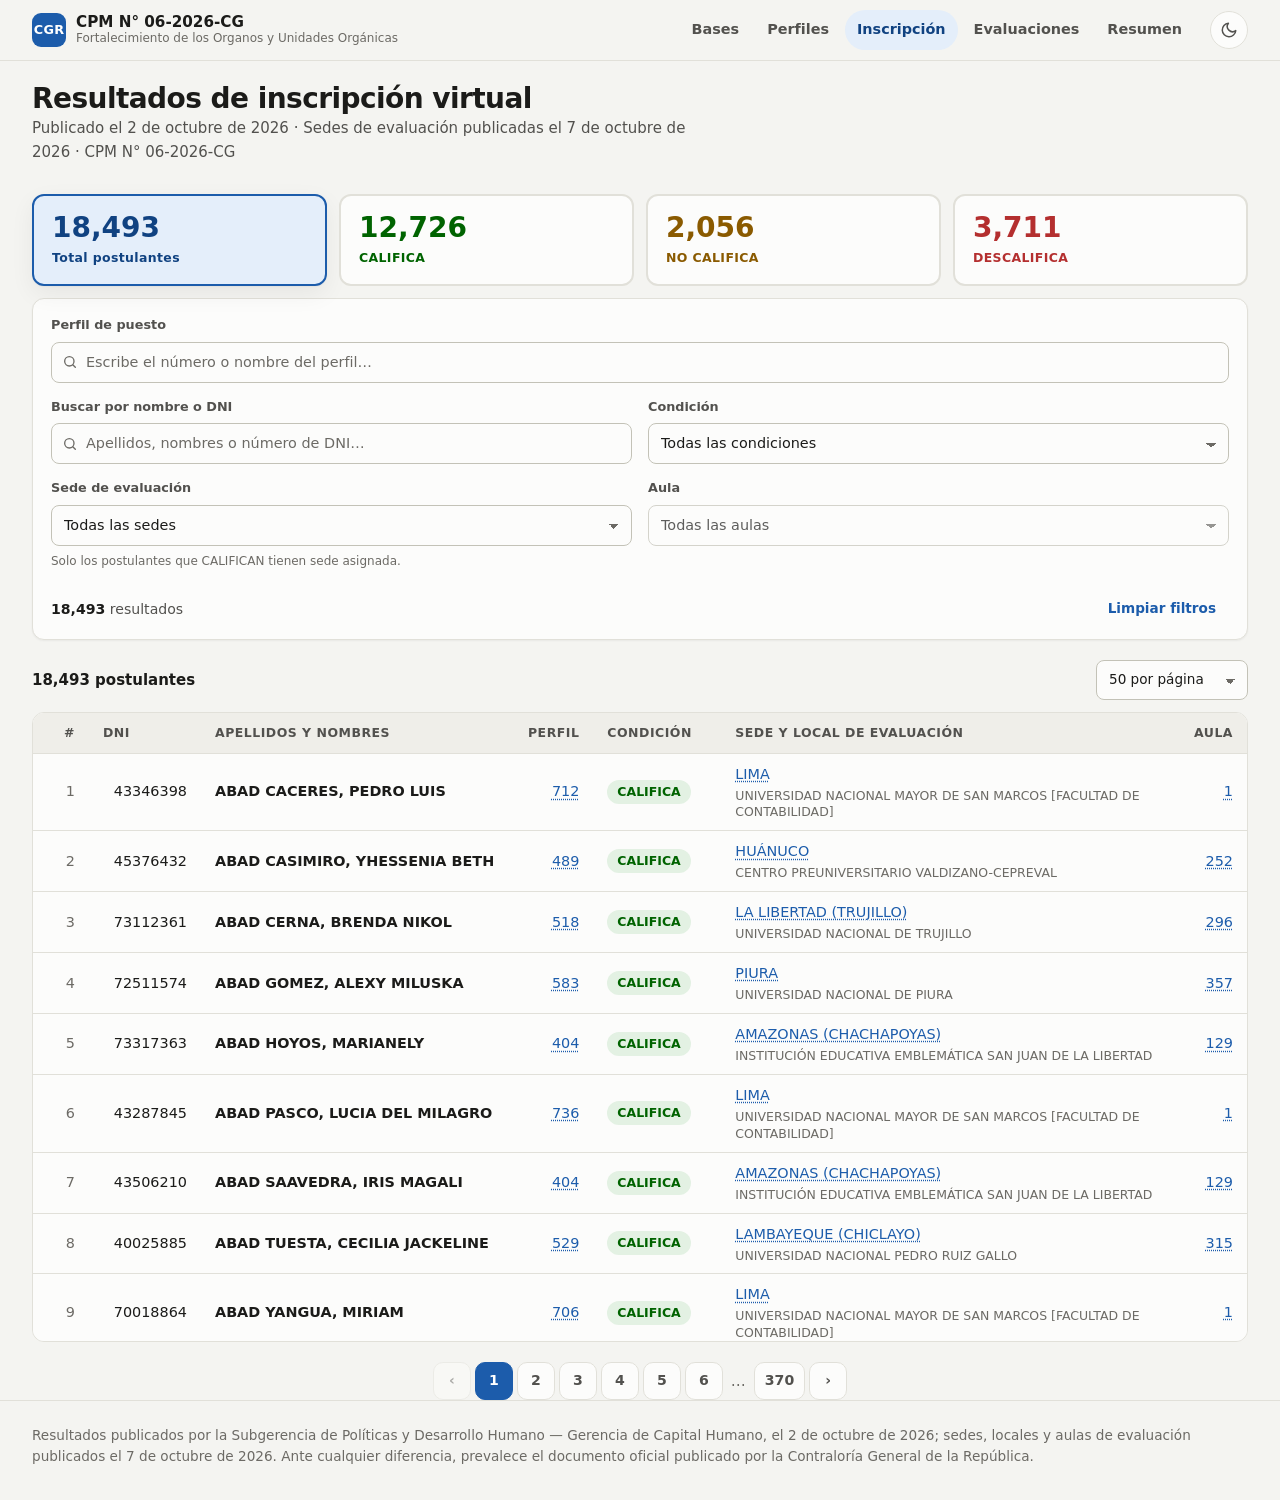
<file: resultados.html>
<!DOCTYPE html>
<html lang="es">
<head>
  <meta charset="utf-8">
  <meta name="viewport" content="width=device-width, initial-scale=1">
  <title>Resultados de inscripción · CPM N° 06-2026-CG</title>
  <meta name="description" content="Resultados de la etapa de inscripción virtual del Concurso Público de Méritos N° 06-2026-CG. Consulta tu condición: CALIFICA, NO CALIFICA o DESCALIFICA.">
  <script src="js/tema.js"></script>
  <link rel="stylesheet" href="css/styles.css">
</head>
<body>

<header class="site-header">
  <div class="site-header__inner">
    <a class="brand" href="index.html">
      <span class="brand__mark" aria-hidden="true">CGR</span>
      <span class="brand__text">
        <span class="brand__title">CPM N° 06-2026-CG</span>
        <span class="brand__sub">Fortalecimiento de los Órganos y Unidades Orgánicas</span>
      </span>
    </a>
    <nav class="nav" aria-label="Principal">
      <a class="nav__link" href="index.html">Bases</a>
      <a class="nav__link" href="dashboard.html">Perfiles</a>
      <a class="nav__link" href="resultados.html" aria-current="page">Inscripción</a>
      <a class="nav__link" href="evaluaciones.html">Evaluaciones</a>
      <a class="nav__link" href="resumen.html">Resumen</a>
    </nav>
    <button class="icon-btn" id="theme-toggle" type="button" aria-label="Cambiar tema"></button>
  </div>
</header>

<main class="container">

  <div class="dash-head">
    <div>
      <h1>Resultados de inscripción virtual</h1>
      <p class="view__intro">Publicado el 2 de octubre de 2026 · Sedes de evaluación publicadas el 7 de octubre de 2026 · CPM N° 06-2026-CG</p>
    </div>
  </div>

  <!-- KPIs -->
  <div class="res-kpis" id="res-kpis">
    <button class="res-kpi res-kpi--all is-active" data-cond="" type="button">
      <span class="res-kpi__value">18,493</span>
      <span class="res-kpi__label">Total postulantes</span>
    </button>
    <button class="res-kpi res-kpi--ok" data-cond="0" type="button">
      <span class="res-kpi__value">12,726</span>
      <span class="res-kpi__label">CALIFICA</span>
    </button>
    <button class="res-kpi res-kpi--warn" data-cond="1" type="button">
      <span class="res-kpi__value">2,056</span>
      <span class="res-kpi__label">NO CALIFICA</span>
    </button>
    <button class="res-kpi res-kpi--danger" data-cond="2" type="button">
      <span class="res-kpi__value">3,711</span>
      <span class="res-kpi__label">DESCALIFICA</span>
    </button>
  </div>

  <!-- Filtros -->
  <div class="card res-filters" id="res-filters">
    <div class="res-filters__row">

      <div class="field field--full">
        <label class="field__label" for="f-perfil">Perfil de puesto</label>
        <div class="search">
          <svg viewBox="0 0 24 24" fill="none" stroke="currentColor" stroke-width="2" stroke-linecap="round" aria-hidden="true"><circle cx="11" cy="11" r="7"/><path d="m20 20-3.5-3.5"/></svg>
          <input class="input" id="f-perfil" list="dl-perfiles" placeholder="Escribe el número o nombre del perfil…" autocomplete="off" enterkeyhint="search">
          <datalist id="dl-perfiles"></datalist>
        </div>
      </div>

      <div class="field">
        <label class="field__label" for="f-search">Buscar por nombre o DNI</label>
        <div class="search">
          <svg viewBox="0 0 24 24" fill="none" stroke="currentColor" stroke-width="2" stroke-linecap="round" aria-hidden="true"><circle cx="11" cy="11" r="7"/><path d="m20 20-3.5-3.5"/></svg>
          <input class="input" id="f-search" type="search" placeholder="Apellidos, nombres o número de DNI…" autocomplete="off" enterkeyhint="search">
        </div>
      </div>

      <div class="field">
        <label class="field__label" for="f-cond">Condición</label>
        <select class="select" id="f-cond">
          <option value="">Todas las condiciones</option>
          <option value="0">CALIFICA</option>
          <option value="1">NO CALIFICA</option>
          <option value="2">DESCALIFICA</option>
        </select>
      </div>

      <div class="field">
        <label class="field__label" for="f-sede">Sede de evaluación</label>
        <select class="select" id="f-sede">
          <option value="">Todas las sedes</option>
        </select>
        <span class="field__hint">Solo los postulantes que CALIFICAN tienen sede asignada.</span>
      </div>

      <div class="field" id="field-local" hidden>
        <label class="field__label" for="f-local">Local de evaluación</label>
        <select class="select" id="f-local">
          <option value="">Todos los locales</option>
        </select>
      </div>

      <div class="field">
        <label class="field__label" for="f-aula">Aula</label>
        <select class="select" id="f-aula" disabled>
          <option value="">Todas las aulas</option>
        </select>
      </div>

    </div>
    <div class="res-filters__foot">
      <span class="filter-panel__live" id="live-count" aria-live="polite"></span>
      <button class="btn btn--text btn--sm" type="button" id="clear-filters">Limpiar filtros</button>
    </div>
  </div>

  <!-- Barra de resultados -->
  <div class="results-bar" id="results-top">
    <div class="results-bar__count" id="res-count" aria-live="polite"></div>
    <div class="results-bar__tools">
      <label class="sr-only" for="per-page">Filas por página</label>
      <select class="select" id="per-page">
        <option value="50">50 por página</option>
        <option value="100">100 por página</option>
        <option value="200">200 por página</option>
      </select>
    </div>
  </div>

  <!-- Tarjeta del perfil seleccionado (aparece justo antes de la tabla) -->
  <div class="res-perfil-card card" id="res-perfil-card" hidden>
    <div class="res-perfil-card__body">
      <button class="res-perfil-card__code" id="res-perfil-link" type="button" aria-label="Ver requisitos del perfil">
        <span id="rpc-code"></span>
        <svg viewBox="0 0 24 24" fill="none" stroke="currentColor" stroke-width="2" stroke-linecap="round" stroke-linejoin="round" aria-hidden="true"><path d="M18 13v6a2 2 0 0 1-2 2H5a2 2 0 0 1-2-2V8a2 2 0 0 1 2-2h6"/><polyline points="15 3 21 3 21 9"/><line x1="10" y1="14" x2="21" y2="3"/></svg>
      </button>
      <div class="res-perfil-card__main">
        <h2 class="res-perfil-card__title" id="rpc-title"></h2>
        <p class="res-perfil-card__meta" id="rpc-meta"></p>
      </div>
    </div>
  </div>

  <!-- Tarjeta del local de evaluación (sede/local filtrado o único entre los resultados) -->
  <div class="res-perfil-card card" id="res-local-card" hidden>
    <div class="res-perfil-card__body">
      <span class="res-local-card__sede" id="rlc-sede"></span>
      <div class="res-perfil-card__main">
        <h2 class="res-perfil-card__title" id="rlc-title"></h2>
        <p class="res-perfil-card__meta" id="rlc-dir"></p>
        <p class="res-perfil-card__meta" id="rlc-eval"></p>
      </div>
    </div>
  </div>

  <!-- Tabla -->
  <div class="res-table-wrap" id="res-table-wrap">
    <table class="res-table" id="res-table">
      <thead>
        <tr>
          <th class="num" style="width:3.5rem">#</th>
          <th style="width:7rem">DNI</th>
          <th>Apellidos y Nombres</th>
          <th class="num" style="width:5rem">Perfil</th>
          <th style="width:8rem">Condición</th>
          <th>Sede y local de evaluación</th>
          <th class="num" style="width:4.5rem">Aula</th>
        </tr>
      </thead>
      <tbody id="res-tbody"></tbody>
    </table>
    <div class="empty" id="res-empty" hidden>
      <svg viewBox="0 0 24 24" fill="none" stroke="currentColor" stroke-width="2" stroke-linecap="round" stroke-linejoin="round" aria-hidden="true"><circle cx="11" cy="11" r="7"/><path d="m20 20-3.5-3.5"/></svg>
      <p>No se encontraron resultados con los filtros aplicados.</p>
    </div>
  </div>

  <!-- Paginación -->
  <nav class="pager" id="pager" aria-label="Paginación de resultados"></nav>

</main>

<!-- ============ DRAWER DE DETALLE DEL PERFIL ============ -->
<dialog class="drawer" id="detail" aria-labelledby="d-title">
  <div class="drawer__inner">
    <header class="drawer__head">
      <span class="eyebrow" id="d-code"></span>
      <h2 id="d-title"></h2>
      <p id="d-org"></p>
      <div class="drawer__actions">
        <button class="icon-btn" type="button" id="d-close" aria-label="Cerrar detalle">
          <svg viewBox="0 0 24 24" fill="none" stroke="currentColor" stroke-width="2" stroke-linecap="round" aria-hidden="true"><path d="M18 6 6 18M6 6l12 12"/></svg>
        </button>
      </div>
    </header>
    <div class="drawer__tabs" role="tablist" aria-label="Secciones del perfil">
      <button type="button" role="tab" data-tab="resumen" aria-selected="true">Resumen</button>
      <button type="button" role="tab" data-tab="formacion" aria-selected="false">Carreras y cursos</button>
      <button type="button" role="tab" data-tab="experiencia" aria-selected="false">Experiencia</button>
      <button type="button" role="tab" data-tab="adicional" aria-selected="false">Detalles adicionales</button>
      <button type="button" role="tab" data-tab="funciones" aria-selected="false">Funciones</button>
    </div>
    <div class="drawer__body" id="d-body" role="tabpanel" tabindex="-1"></div>
    <footer class="drawer__foot">
      <button class="btn btn--ghost btn--sm" type="button" id="d-prev">← Anterior</button>
      <span class="muted num" id="d-pos" style="align-self:center;font-size:.85rem"></span>
      <button class="btn btn--ghost btn--sm" type="button" id="d-next">Siguiente →</button>
    </footer>
  </div>
</dialog>

<footer class="site-footer">
  <div class="container">
    Resultados publicados por la Subgerencia de Políticas y Desarrollo Humano — Gerencia de Capital Humano,
    el 2 de octubre de 2026; sedes, locales y aulas de evaluación publicados el 7 de octubre de 2026. Ante cualquier diferencia, prevalece el documento oficial publicado por la
    Contraloría General de la República.
  </div>
</footer>

<script src="js/data.js"></script>
<script src="js/resultados-data.js"></script>
<script src="js/perfil-drawer.js"></script>
<script src="js/resultados.js"></script>
</body>
</html>
</file>
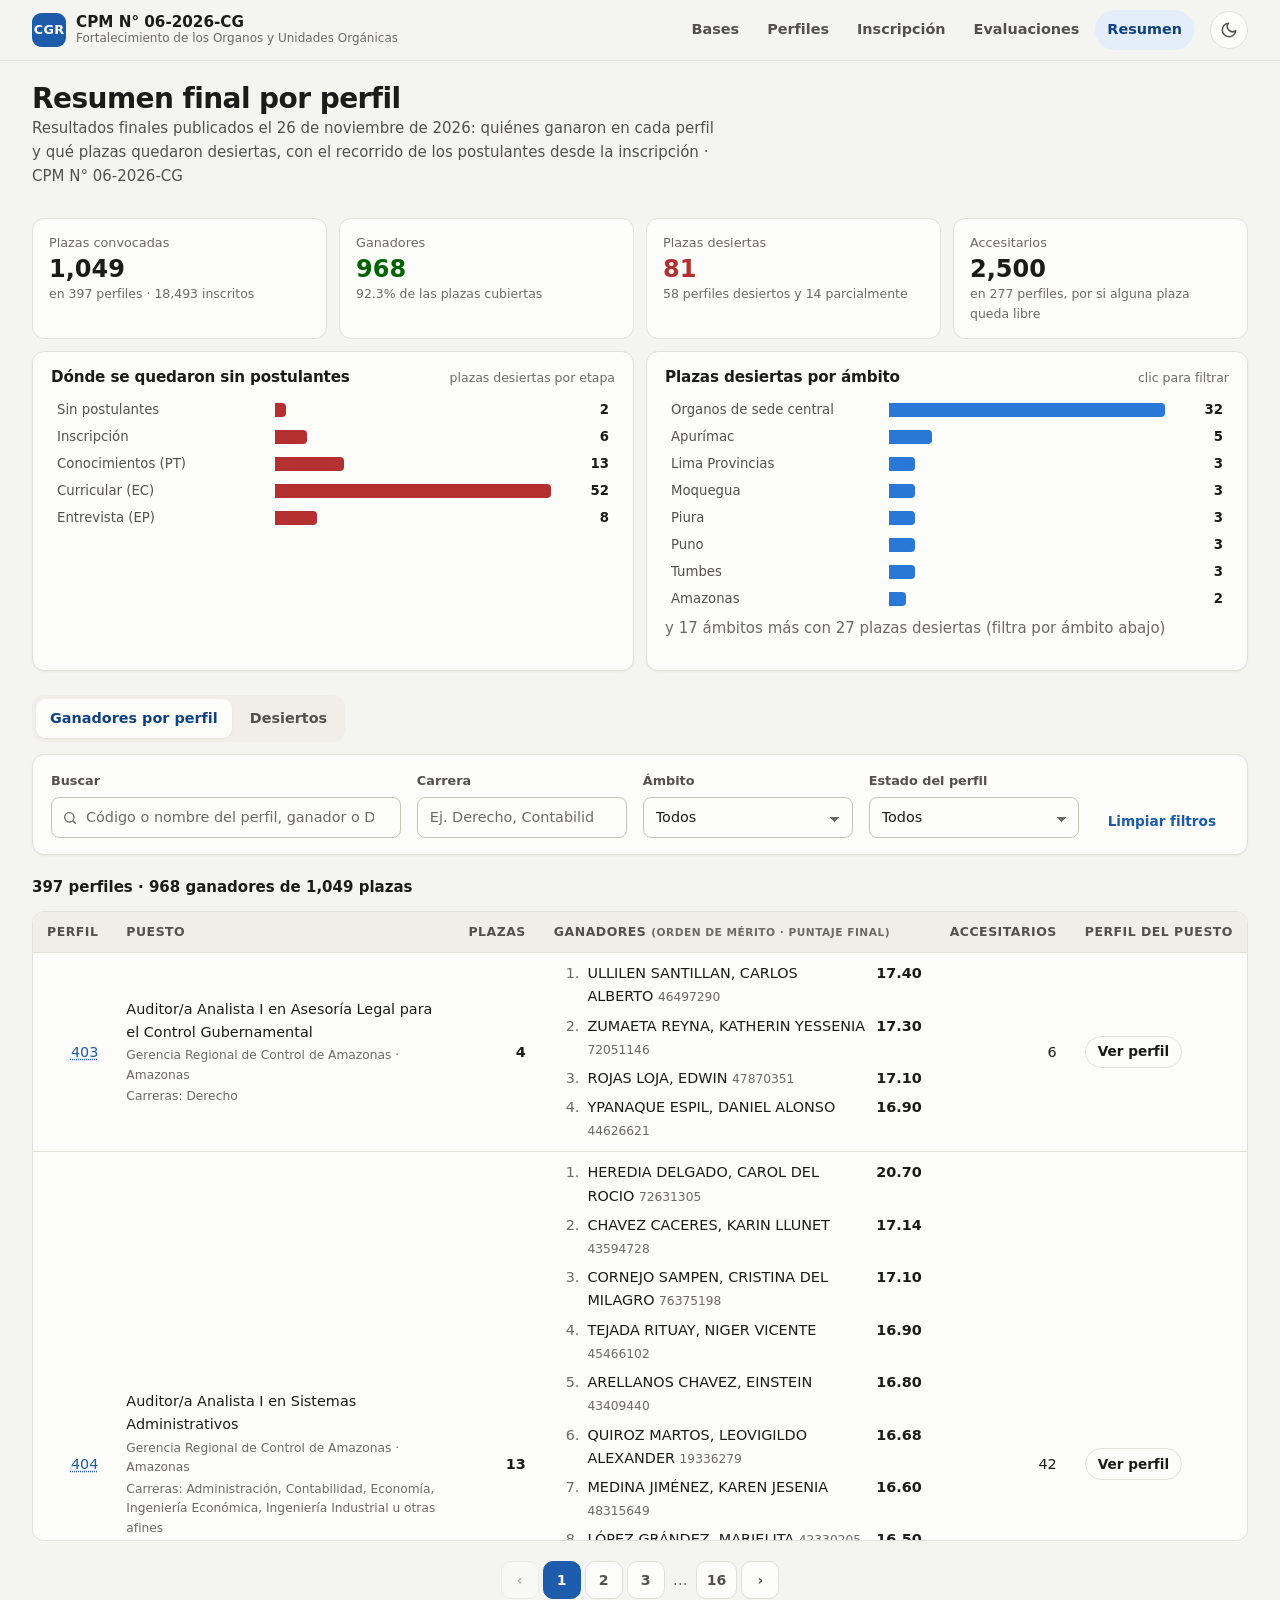
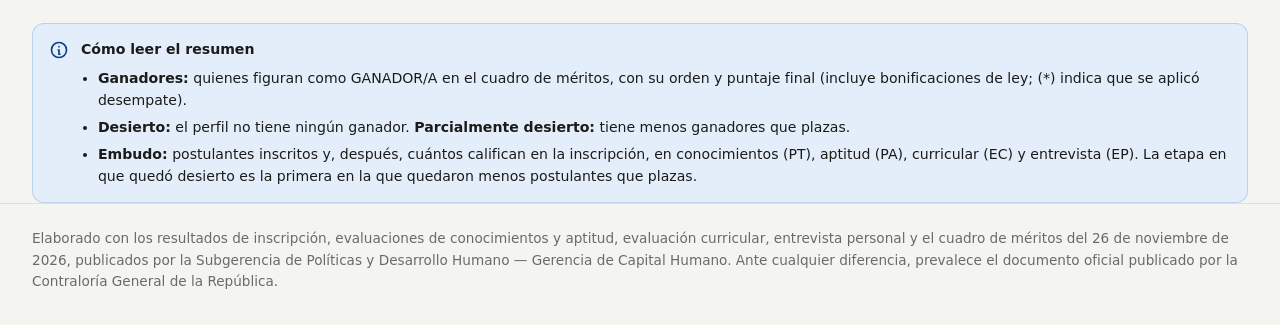
<file: resumen.html>
<!DOCTYPE html>
<html lang="es">
<head>
  <meta charset="utf-8">
  <meta name="viewport" content="width=device-width, initial-scale=1">
  <title>Resumen final por perfil · CPM N° 06-2026-CG</title>
  <meta name="description" content="Resumen final del CPM N° 06-2026-CG: ganadores de cada perfil de puesto y perfiles que quedaron desiertos, con la etapa en que se quedaron sin postulantes.">
  <script src="js/tema.js"></script>
  <link rel="stylesheet" href="css/styles.css">
  <style>
    .rsm-kpis { margin-top: 16px; }
    .rsm-kpi--ok .kpi__value { color: var(--ok); }
    .rsm-kpi--danger .kpi__value { color: var(--danger); }
    .rsm-charts .hbar { grid-template-columns: minmax(0, 13rem) minmax(0, 1fr) 3rem; }
    @media (max-width: 560px) { .rsm-charts .hbar { grid-template-columns: minmax(0, 9rem) minmax(0, 1fr) 2.5rem; } }
    .rsm-charts .hbar.is-active { background: var(--accent-soft); }
    .rsm-tabs { margin-top: 24px; }
    .rsm-filters { display: grid; grid-template-columns: minmax(0, 2fr) repeat(3, minmax(0, 1.2fr)) auto; gap: 12px 16px; align-items: end; padding: 16px 18px; margin-top: 12px; }
    @media (max-width: 1000px) { .rsm-filters { grid-template-columns: 1fr 1fr; } }
    @media (max-width: 560px) { .rsm-filters { grid-template-columns: 1fr; } }
    .rsm-puesto { min-width: 15rem; }
    .rsm-puesto small { display: block; margin-top: 2px; }
    .rsm-gan { list-style: none; margin: 0; padding: 0; display: grid; gap: 2px; min-width: 18rem; }
    .rsm-gan li { display: grid; grid-template-columns: 1.6rem minmax(0, 1fr) auto; gap: 8px; align-items: baseline; }
    .rsm-gan__n { color: var(--muted); font-variant-numeric: tabular-nums; text-align: right; }
    .rsm-gan__pt { font-variant-numeric: tabular-nums; font-weight: 600; }
    .rsm-gan mark { background: color-mix(in srgb, var(--accent-soft) 80%, transparent); color: inherit; border-radius: 3px; }
    .rsm-gan__vacante { color: var(--danger); font-style: italic; }
    .rsm-embudo { white-space: nowrap; font-variant-numeric: tabular-nums; }
    .rsm-embudo span { display: inline-block; min-width: 1.6em; text-align: right; }
    .rsm-embudo .is-cero { color: var(--danger); font-weight: 650; }
    .rsm-embudo .is-corte { color: var(--warn); font-weight: 650; }
    .rsm-embudo i { color: var(--muted); font-style: normal; padding: 0 2px; }
    .res-table tr.is-desierto > td:first-child { box-shadow: inset 3px 0 0 var(--danger); }
    .res-table tr.is-parcial > td:first-child { box-shadow: inset 3px 0 0 var(--warn); }
    .rsm-ver { white-space: nowrap; }
    .rsm-nota { margin-top: 24px; font-size: .88rem; }
    .rsm-nota ul { margin: 6px 0 0; padding-left: 1.2em; }
  </style>
</head>
<body>

<header class="site-header">
  <div class="site-header__inner">
    <a class="brand" href="index.html">
      <span class="brand__mark" aria-hidden="true">CGR</span>
      <span class="brand__text">
        <span class="brand__title">CPM N° 06-2026-CG</span>
        <span class="brand__sub">Fortalecimiento de los Órganos y Unidades Orgánicas</span>
      </span>
    </a>
    <nav class="nav" aria-label="Principal">
      <a class="nav__link" href="index.html">Bases</a>
      <a class="nav__link" href="dashboard.html">Perfiles</a>
      <a class="nav__link" href="resultados.html">Inscripción</a>
      <a class="nav__link" href="evaluaciones.html">Evaluaciones</a>
      <a class="nav__link" href="resumen.html" aria-current="page">Resumen</a>
    </nav>
    <button class="icon-btn" id="theme-toggle" type="button" aria-label="Cambiar tema"></button>
  </div>
</header>

<main class="container">

  <div class="dash-head">
    <div>
      <h1>Resumen final por perfil</h1>
      <p class="view__intro" id="pub-info">CPM N° 06-2026-CG</p>
    </div>
  </div>

  <div class="kpis rsm-kpis">
    <div class="kpi">
      <div class="kpi__label">Plazas convocadas</div>
      <div class="kpi__value" id="k-plazas">—</div>
      <div class="kpi__hint" id="k-plazas-hint"></div>
    </div>
    <div class="kpi rsm-kpi--ok">
      <div class="kpi__label">Ganadores</div>
      <div class="kpi__value" id="k-gan">—</div>
      <div class="kpi__hint" id="k-gan-hint"></div>
    </div>
    <div class="kpi rsm-kpi--danger">
      <div class="kpi__label">Plazas desiertas</div>
      <div class="kpi__value" id="k-des">—</div>
      <div class="kpi__hint" id="k-des-hint"></div>
    </div>
    <div class="kpi">
      <div class="kpi__label">Accesitarios</div>
      <div class="kpi__value" id="k-acc">—</div>
      <div class="kpi__hint" id="k-acc-hint"></div>
    </div>
  </div>

  <div class="charts rsm-charts">
    <section class="card chart">
      <div class="chart__head"><h3>Dónde se quedaron sin postulantes</h3><span>plazas desiertas por etapa</span></div>
      <div class="hbars" id="chart-etapa"></div>
    </section>
    <section class="card chart">
      <div class="chart__head"><h3>Plazas desiertas por ámbito</h3><span>clic para filtrar</span></div>
      <div class="hbars" id="chart-ambito"></div>
      <p class="chart__more muted" id="ambito-mas"></p>
    </section>
  </div>

  <div class="page-tabs rsm-tabs" role="tablist" aria-label="Vistas del resumen">
    <button type="button" class="page-tab" role="tab" data-tab="ganadores" aria-selected="true">Ganadores por perfil</button>
    <button type="button" class="page-tab" role="tab" data-tab="desiertos" aria-selected="false">Desiertos</button>
  </div>

  <div class="card rsm-filters">
    <div class="field">
      <label class="field__label" for="f-buscar">Buscar</label>
      <div class="search">
        <svg viewBox="0 0 24 24" fill="none" stroke="currentColor" stroke-width="2" stroke-linecap="round" aria-hidden="true"><circle cx="11" cy="11" r="7"/><path d="m20 20-3.5-3.5"/></svg>
        <input class="input" id="f-buscar" type="search" placeholder="Código o nombre del perfil, ganador o DNI…" autocomplete="off">
      </div>
    </div>
    <div class="field">
      <label class="field__label" for="f-carrera">Carrera</label>
      <input class="input" id="f-carrera" list="dl-carreras" placeholder="Ej. Derecho, Contabilidad…" autocomplete="off" enterkeyhint="done">
      <datalist id="dl-carreras"></datalist>
    </div>
    <div class="field">
      <label class="field__label" for="f-ambito">Ámbito</label>
      <select class="select" id="f-ambito"><option value="">Todos</option></select>
    </div>
    <div class="field" id="fld-estado">
      <label class="field__label" for="f-estado">Estado del perfil</label>
      <select class="select" id="f-estado">
        <option value="">Todos</option>
        <option value="completo">Todas las plazas cubiertas</option>
        <option value="parcial">Parcialmente desierto</option>
        <option value="desierto">Desierto</option>
      </select>
    </div>
    <div class="field" id="fld-etapa" hidden>
      <label class="field__label" for="f-etapa">Quedó desierto en</label>
      <select class="select" id="f-etapa"><option value="">Todas las etapas</option></select>
    </div>
    <div class="field">
      <button class="btn btn--text btn--sm" type="button" id="limpiar">Limpiar filtros</button>
    </div>
  </div>

  <!-- Ganadores por perfil -->
  <section data-panel="ganadores">
    <div class="results-bar"><div class="results-bar__count" id="n-gan"></div></div>
    <div class="res-table-wrap">
      <table class="res-table">
        <thead>
          <tr>
            <th class="num">Perfil</th>
            <th>Puesto</th>
            <th class="num">Plazas</th>
            <th>Ganadores <small class="muted">(orden de mérito · puntaje final)</small></th>
            <th class="num" title="Accesitarios del cuadro de méritos">Accesitarios</th>
            <th>Perfil del puesto</th>
          </tr>
        </thead>
        <tbody id="t-gan"></tbody>
      </table>
      <div class="empty" id="e-gan" hidden><p>No hay perfiles con los filtros aplicados.</p></div>
    </div>
    <nav class="pager" id="pager" aria-label="Paginación"></nav>
  </section>

  <!-- Desiertos -->
  <section data-panel="desiertos" hidden>
    <div class="results-bar"><div class="results-bar__count" id="n-des"></div></div>
    <div class="res-table-wrap">
      <table class="res-table">
        <thead>
          <tr>
            <th class="num">Perfil</th>
            <th>Puesto</th>
            <th class="num">Plazas</th>
            <th class="num">Cubiertas</th>
            <th class="num">Desiertas</th>
            <th title="Postulantes que siguen en carrera después de cada etapa">Inscritos → Aptos → PT → PA → EC → EP</th>
            <th>Quedó desierto en</th>
            <th>Perfil del puesto</th>
          </tr>
        </thead>
        <tbody id="t-des"></tbody>
      </table>
      <div class="empty" id="e-des" hidden><p>No hay perfiles desiertos con los filtros aplicados.</p></div>
    </div>
  </section>

  <div class="callout rsm-nota">
    <svg viewBox="0 0 24 24" fill="none" stroke="currentColor" stroke-width="2" stroke-linecap="round" aria-hidden="true"><circle cx="12" cy="12" r="9"/><path d="M12 8h.01M11 12h1v5h1"/></svg>
    <div>
      <strong>Cómo leer el resumen</strong>
      <ul>
        <li><strong>Ganadores:</strong> quienes figuran como GANADOR/A en el cuadro de méritos, con su orden y puntaje final (incluye bonificaciones de ley; (*) indica que se aplicó desempate).</li>
        <li><strong>Desierto:</strong> el perfil no tiene ningún ganador. <strong>Parcialmente desierto:</strong> tiene menos ganadores que plazas.</li>
        <li><strong>Embudo:</strong> postulantes inscritos y, después, cuántos califican en la inscripción, en conocimientos (PT), aptitud (PA), curricular (EC) y entrevista (EP). La etapa en que quedó desierto es la primera en la que quedaron menos postulantes que plazas.</li>
      </ul>
    </div>
  </div>

</main>

<dialog class="drawer" id="detail" aria-labelledby="d-title">
  <div class="drawer__inner">
    <header class="drawer__head">
      <span class="eyebrow" id="d-code"></span>
      <h2 id="d-title"></h2>
      <p id="d-org"></p>
      <div class="drawer__actions">
        <button class="icon-btn" type="button" id="d-close" aria-label="Cerrar detalle">
          <svg viewBox="0 0 24 24" fill="none" stroke="currentColor" stroke-width="2" stroke-linecap="round" aria-hidden="true"><path d="M18 6 6 18M6 6l12 12"/></svg>
        </button>
      </div>
    </header>
    <div class="drawer__tabs" role="tablist" aria-label="Secciones del perfil">
      <button type="button" role="tab" data-tab="resumen" aria-selected="true">Resumen</button>
      <button type="button" role="tab" data-tab="formacion" aria-selected="false">Carreras y cursos</button>
      <button type="button" role="tab" data-tab="experiencia" aria-selected="false">Experiencia</button>
      <button type="button" role="tab" data-tab="adicional" aria-selected="false">Detalles adicionales</button>
      <button type="button" role="tab" data-tab="funciones" aria-selected="false">Funciones</button>
    </div>
    <div class="drawer__body" id="d-body" role="tabpanel" tabindex="-1"></div>
    <footer class="drawer__foot">
      <button class="btn btn--ghost btn--sm" type="button" id="d-prev">← Anterior</button>
      <span class="muted num" id="d-pos" style="align-self:center;font-size:.85rem"></span>
      <button class="btn btn--ghost btn--sm" type="button" id="d-next">Siguiente →</button>
    </footer>
  </div>
</dialog>

<footer class="site-footer">
  <div class="container">
    Elaborado con los resultados de inscripción, evaluaciones de conocimientos y aptitud, evaluación curricular,
    entrevista personal y el cuadro de méritos del 26 de noviembre de 2026, publicados por la Subgerencia de Políticas y
    Desarrollo Humano — Gerencia de Capital Humano. Ante cualquier diferencia, prevalece el documento oficial publicado
    por la Contraloría General de la República.
  </div>
</footer>

<script src="js/data.js"></script>
<script src="js/resultados-data.js"></script>
<script src="js/evaluaciones-data.js"></script>
<script src="js/perfil-drawer.js"></script>
<script src="js/resumen.js"></script>
</body>
</html>
</file>
<file: css/styles.css>
/* ==========================================================================
   CPM N° 06-2026-CG · Estilos compartidos (bases + dashboard)
   ========================================================================== */

/* ---------- Tokens ---------- */
:root {
  color-scheme: light;
  --bg: #f4f4f1;
  --surface: #fcfcfb;
  --surface-2: #efeee9;
  --surface-3: #e7e6e0;
  --ink: #1b1b19;
  --ink-2: #52514e;
  --muted: #6c6a65;
  --line: #e1e0d9;
  --line-strong: #c3c2b7;
  --accent: #1c5cab;
  --accent-hover: #184f95;
  --accent-soft: #e4eefa;
  --accent-ink: #104281;
  --on-accent: #ffffff;
  --bar: #2a78d6;
  --bar-track: #e9e8e2;
  --ok: #006300;
  --ok-soft: #e3f1e3;
  --warn: #8a5a00;
  --warn-soft: #fbf0d9;
  --danger: #b42f2f;
  --danger-soft: #f8e4e4;
  --shadow-sm: 0 1px 2px rgba(20, 20, 18, 0.05);
  --shadow: 0 1px 2px rgba(20, 20, 18, 0.04), 0 8px 24px rgba(20, 20, 18, 0.06);
  --radius-sm: 8px;
  --radius: 12px;
  --radius-lg: 18px;
  --font: system-ui, -apple-system, "Segoe UI", Roboto, "Helvetica Neue", Arial, sans-serif;
  --header-h: 60px;
  --gutter: clamp(16px, 3vw, 32px);
}

@media (prefers-color-scheme: dark) {
  :root:not([data-theme="light"]) {
    color-scheme: dark;
    --bg: #0f0f0e;
    --surface: #1a1a19;
    --surface-2: #232321;
    --surface-3: #2c2c2a;
    --ink: #f2f1ec;
    --ink-2: #c3c2b7;
    --muted: #9b998f;
    --line: #2c2c2a;
    --line-strong: #3f3f3b;
    --accent: #86b6ef;
    --accent-hover: #9ec5f4;
    --accent-soft: #1a2940;
    --accent-ink: #b7d3f6;
    --on-accent: #0b0b0b;
    --bar: #3987e5;
    --bar-track: #2a2a28;
    --ok: #4cc24c;
    --ok-soft: #16301a;
    --warn: #f0b84a;
    --warn-soft: #3a2d12;
    --danger: #ef7a7a;
    --danger-soft: #3b1c1c;
    --shadow-sm: 0 1px 2px rgba(0, 0, 0, 0.4);
    --shadow: 0 1px 2px rgba(0, 0, 0, 0.3), 0 8px 24px rgba(0, 0, 0, 0.35);
  }
}

:root[data-theme="dark"] {
  color-scheme: dark;
  --bg: #0f0f0e;
  --surface: #1a1a19;
  --surface-2: #232321;
  --surface-3: #2c2c2a;
  --ink: #f2f1ec;
  --ink-2: #c3c2b7;
  --muted: #9b998f;
  --line: #2c2c2a;
  --line-strong: #3f3f3b;
  --accent: #86b6ef;
  --accent-hover: #9ec5f4;
  --accent-soft: #1a2940;
  --accent-ink: #b7d3f6;
  --on-accent: #0b0b0b;
  --bar: #3987e5;
  --bar-track: #2a2a28;
  --ok: #4cc24c;
  --ok-soft: #16301a;
  --warn: #f0b84a;
  --warn-soft: #3a2d12;
  --danger: #ef7a7a;
  --danger-soft: #3b1c1c;
  --shadow-sm: 0 1px 2px rgba(0, 0, 0, 0.4);
  --shadow: 0 1px 2px rgba(0, 0, 0, 0.3), 0 8px 24px rgba(0, 0, 0, 0.35);
}

/* ---------- Base ---------- */
*,
*::before,
*::after { box-sizing: border-box; }

html { scroll-behavior: smooth; scroll-padding-top: calc(var(--header-h) + 16px); }

body {
  margin: 0;
  background: var(--bg);
  color: var(--ink);
  font: 15px/1.6 var(--font);
  -webkit-font-smoothing: antialiased;
  text-rendering: optimizeLegibility;
}

h1, h2, h3, h4 { line-height: 1.25; margin: 0 0 0.5em; font-weight: 650; letter-spacing: -0.01em; text-wrap: balance; }
h1 { font-size: clamp(1.7rem, 1.2rem + 2vw, 2.5rem); letter-spacing: -0.02em; }
h2 { font-size: 1.4rem; }
h3 { font-size: 1.08rem; }
h4 { font-size: 0.95rem; }
p { margin: 0 0 0.9em; }
ul, ol { margin: 0 0 1em; padding-left: 1.25em; }
li + li { margin-top: 0.3em; }
a { color: var(--accent); text-underline-offset: 3px; }
a:hover { color: var(--accent-hover); }
strong { font-weight: 650; }
small { font-size: 0.85em; }
[hidden] { display: none !important; }

:focus-visible { outline: 2px solid var(--accent); outline-offset: 2px; border-radius: 4px; }

.sr-only {
  position: absolute; width: 1px; height: 1px; padding: 0; margin: -1px;
  overflow: hidden; clip: rect(0, 0, 0, 0); white-space: nowrap; border: 0;
}

.muted { color: var(--muted); }
.num { font-variant-numeric: tabular-nums; }

/* ---------- Header ---------- */
.site-header {
  position: sticky; top: 0; z-index: 50;
  background: color-mix(in srgb, var(--bg) 88%, transparent);
  backdrop-filter: saturate(1.4) blur(10px);
  border-bottom: 1px solid var(--line);
}
.site-header__inner {
  height: var(--header-h);
  max-width: 1320px; margin: 0 auto; padding-inline: var(--gutter);
  display: flex; align-items: center; gap: 16px;
}
.brand { display: flex; align-items: center; gap: 10px; color: var(--ink); text-decoration: none; min-width: 0; }
.brand:hover { color: var(--ink); }
.brand__mark {
  width: 34px; height: 34px; border-radius: 9px; flex: none;
  display: grid; place-items: center;
  background: var(--accent); color: var(--on-accent);
  font-weight: 700; font-size: 0.8rem; letter-spacing: 0.02em;
}
.brand__text { display: flex; flex-direction: column; line-height: 1.15; min-width: 0; }
.brand__title { font-weight: 650; font-size: 0.95rem; white-space: nowrap; }
.brand__sub { font-size: 0.75rem; color: var(--muted); white-space: nowrap; overflow: hidden; text-overflow: ellipsis; }

.nav { margin-left: auto; display: flex; align-items: center; gap: 4px; }
.nav__link {
  padding: 8px 12px; border-radius: 999px;
  color: var(--ink-2); text-decoration: none; font-weight: 550; font-size: 0.9rem; white-space: nowrap;
}
.nav__link:hover { background: var(--surface-2); color: var(--ink); }
.nav__link[aria-current="page"] { background: var(--accent-soft); color: var(--accent-ink); }

.icon-btn {
  width: 38px; height: 38px; border-radius: 999px; flex: none;
  display: grid; place-items: center;
  border: 1px solid var(--line); background: var(--surface); color: var(--ink-2);
  cursor: pointer;
}
.icon-btn:hover { color: var(--ink); border-color: var(--line-strong); }
.icon-btn svg { width: 18px; height: 18px; }

@media (max-width: 760px) {
  .brand__text { display: none; }
  .nav__link { padding: 8px 10px; font-size: 0.85rem; }
}
/* En teléfonos, el menú se desplaza horizontalmente en vez de encimarse */
@media (max-width: 520px) {
  .nav { min-width: 0; overflow-x: auto; scrollbar-width: none; }
  .nav::-webkit-scrollbar { display: none; }
  .nav__link { padding: 7px 8px; font-size: 0.82rem; }
}

/* ---------- Layout helpers ---------- */
.container { max-width: 1320px; margin: 0 auto; padding-inline: var(--gutter); }
.stack > * + * { margin-top: 16px; }

.card {
  background: var(--surface);
  border: 1px solid var(--line);
  border-radius: var(--radius);
  box-shadow: var(--shadow-sm);
}
.card--pad { padding: clamp(16px, 2.2vw, 24px); }

.eyebrow {
  display: inline-flex; align-items: center; gap: 8px;
  font-size: 0.75rem; font-weight: 650; letter-spacing: 0.08em; text-transform: uppercase;
  color: var(--accent-ink);
}

/* ---------- Buttons ---------- */
.btn {
  display: inline-flex; align-items: center; justify-content: center; gap: 8px;
  min-height: 40px; padding: 8px 16px; border-radius: 999px;
  font: inherit; font-weight: 600; font-size: 0.92rem; text-decoration: none;
  border: 1px solid transparent; cursor: pointer; white-space: nowrap;
  transition: background-color 0.15s, border-color 0.15s, color 0.15s;
}
.btn svg { width: 18px; height: 18px; }
.btn--primary { background: var(--accent); color: var(--on-accent); }
.btn--primary:hover { background: var(--accent-hover); color: var(--on-accent); }
.btn--ghost { background: var(--surface); color: var(--ink); border-color: var(--line); }
.btn--ghost:hover { border-color: var(--line-strong); color: var(--ink); }
.btn--text { background: none; color: var(--accent); padding-inline: 8px; }
.btn--text:hover { background: var(--accent-soft); color: var(--accent-ink); }
.btn--sm { min-height: 32px; padding: 4px 12px; font-size: 0.85rem; }

/* ---------- Tags / chips ---------- */
.tag {
  display: inline-flex; align-items: center; gap: 6px;
  padding: 2px 10px; border-radius: 999px;
  font-size: 0.78rem; font-weight: 600; line-height: 1.6;
  background: var(--surface-2); color: var(--ink-2);
  white-space: nowrap;
}
.tag--accent { background: var(--accent-soft); color: var(--accent-ink); }
.tag--ok { background: var(--ok-soft); color: var(--ok); }
.tag--warn { background: var(--warn-soft); color: var(--warn); }
.tag--danger { background: var(--danger-soft); color: var(--danger); }
.tag svg { width: 14px; height: 14px; }

.chip-list { display: flex; flex-wrap: wrap; gap: 6px; list-style: none; padding: 0; margin: 0; }
.chip-list li { margin: 0; }
.chip {
  display: inline-block; padding: 4px 10px; border-radius: 8px;
  background: var(--surface-2); color: var(--ink); font-size: 0.86rem; line-height: 1.4;
}

/* ---------- Tables ---------- */
.table-wrap { overflow-x: auto; border: 1px solid var(--line); border-radius: var(--radius); background: var(--surface); }
table { border-collapse: collapse; width: 100%; font-size: 0.92rem; }
th, td { padding: 10px 14px; text-align: left; vertical-align: top; border-bottom: 1px solid var(--line); }
th { font-weight: 600; color: var(--ink-2); background: var(--surface-2); font-size: 0.8rem; text-transform: uppercase; letter-spacing: 0.04em; white-space: nowrap; }
tr:last-child td { border-bottom: 0; }
td.num, th.num { text-align: right; font-variant-numeric: tabular-nums; }
tfoot td { font-weight: 650; background: var(--surface-2); }

/* ---------- Callouts ---------- */
.callout {
  display: flex; gap: 12px; padding: 14px 16px; border-radius: var(--radius);
  background: var(--accent-soft); color: var(--ink);
  border: 1px solid color-mix(in srgb, var(--accent) 20%, transparent);
}
.callout svg { width: 20px; height: 20px; flex: none; color: var(--accent-ink); margin-top: 2px; }
.callout p:last-child, .callout ul:last-child { margin-bottom: 0; }
.callout--warn { background: var(--warn-soft); border-color: color-mix(in srgb, var(--warn) 25%, transparent); }
.callout--warn svg { color: var(--warn); }

/* ---------- Details / accordion ---------- */
details.acc {
  border: 1px solid var(--line); border-radius: var(--radius); background: var(--surface);
}
details.acc + details.acc { margin-top: 8px; }
details.acc > summary {
  list-style: none; cursor: pointer;
  display: flex; align-items: center; gap: 12px;
  padding: 14px 16px; font-weight: 600;
}
details.acc > summary::-webkit-details-marker { display: none; }
details.acc > summary::after {
  content: ""; margin-left: auto; width: 10px; height: 10px; flex: none;
  border-right: 2px solid var(--muted); border-bottom: 2px solid var(--muted);
  transform: rotate(45deg) translate(-2px, -2px); transition: transform 0.2s;
}
details.acc[open] > summary::after { transform: rotate(225deg) translate(-2px, -2px); }
details.acc > summary:hover { color: var(--accent-ink); }
details.acc > .acc__body { padding: 0 16px 16px; color: var(--ink-2); }
details.acc > .acc__body > :last-child { margin-bottom: 0; }

/* ==========================================================================
   Página de BASES
   ========================================================================== */
.hero {
  padding-block: clamp(28px, 5vw, 56px) clamp(20px, 3vw, 32px);
}
.hero__grid { display: grid; grid-template-columns: minmax(0, 1.4fr) minmax(0, 1fr); gap: clamp(20px, 3vw, 40px); align-items: stretch; }
.hero__lead { font-size: 1.08rem; color: var(--ink-2); max-width: 60ch; }
.hero__actions { display: flex; flex-wrap: wrap; gap: 10px; margin-top: 20px; }

.deadline {
  display: flex; flex-direction: column; justify-content: space-between; gap: 16px;
  background: var(--surface); border: 1px solid var(--line); border-radius: var(--radius-lg);
  padding: 22px; box-shadow: var(--shadow);
}
.deadline__label { font-size: 0.85rem; color: var(--muted); font-weight: 600; }
.deadline__date { font-size: 1.15rem; font-weight: 650; }
.countdown { display: grid; grid-template-columns: repeat(4, 1fr); gap: 8px; }
.countdown__cell { background: var(--surface-2); border-radius: var(--radius-sm); padding: 10px 6px; text-align: center; }
.countdown__value { display: block; font-size: 1.6rem; font-weight: 650; line-height: 1.1; font-variant-numeric: tabular-nums; }
.countdown__unit { font-size: 0.72rem; color: var(--muted); text-transform: uppercase; letter-spacing: 0.06em; }

.kpis { display: grid; grid-template-columns: repeat(4, minmax(0, 1fr)); gap: 12px; margin-top: 24px; }
.kpi { background: var(--surface); border: 1px solid var(--line); border-radius: var(--radius); padding: 14px 16px; }
.kpi__label { font-size: 0.8rem; color: var(--muted); }
.kpi__value { font-size: 1.5rem; font-weight: 650; line-height: 1.2; margin-top: 2px; }
.kpi__hint { font-size: 0.78rem; color: var(--muted); }

@media (max-width: 900px) {
  .hero__grid { grid-template-columns: 1fr; }
  .kpis { grid-template-columns: repeat(2, minmax(0, 1fr)); }
}

.doc-layout { display: grid; grid-template-columns: 240px minmax(0, 1fr); gap: clamp(20px, 3vw, 48px); padding-block: 16px 64px; }
.toc { position: sticky; top: calc(var(--header-h) + 16px); align-self: start; max-height: calc(100vh - var(--header-h) - 32px); overflow: auto; }
.toc__title { font-size: 0.75rem; font-weight: 650; text-transform: uppercase; letter-spacing: 0.08em; color: var(--muted); margin-bottom: 8px; }
.toc ol { list-style: none; padding: 0; margin: 0; border-left: 1px solid var(--line); }
.toc li { margin: 0; }
.toc a {
  display: block; padding: 6px 12px; margin-left: -1px;
  border-left: 2px solid transparent;
  color: var(--ink-2); text-decoration: none; font-size: 0.88rem; line-height: 1.35;
}
.toc a:hover { color: var(--ink); }
.toc a.is-active { color: var(--accent-ink); border-left-color: var(--accent); font-weight: 600; }

.doc-layout > * { min-width: 0; }

@media (max-width: 960px) {
  /* minmax(0, 1fr): la barra de botones del índice no debe ensanchar la columna más que la pantalla. */
  .doc-layout { grid-template-columns: minmax(0, 1fr); }
  .toc { position: sticky; top: var(--header-h); z-index: 10; max-height: none; background: var(--bg); padding-block: 8px; margin-inline: calc(var(--gutter) * -1); padding-inline: var(--gutter); border-bottom: 1px solid var(--line); }
  .toc__title { display: none; }
  .toc ol { display: flex; gap: 6px; overflow-x: auto; border: 0; scrollbar-width: none; }
  .toc ol::-webkit-scrollbar { display: none; }
  .toc a { white-space: nowrap; border: 1px solid var(--line); border-radius: 999px; padding: 5px 12px; margin: 0; background: var(--surface); }
  .toc a.is-active { border-color: var(--accent); background: var(--accent-soft); }
  html { scroll-padding-top: calc(var(--header-h) + 64px); }
}

.doc-section { padding-block: 8px 36px; }
.doc-section + .doc-section { border-top: 1px solid var(--line); padding-top: 36px; }
.doc-section > header { margin-bottom: 18px; }
.doc-section > header p { color: var(--ink-2); max-width: 70ch; margin: 0; }
.section-num { color: var(--muted); font-weight: 500; margin-right: 6px; }
.prose { max-width: 75ch; color: var(--ink-2); }
.prose strong { color: var(--ink); }

.grid-2 { display: grid; grid-template-columns: repeat(2, minmax(0, 1fr)); gap: 14px; }
.grid-3 { display: grid; grid-template-columns: repeat(3, minmax(0, 1fr)); gap: 14px; }
@media (max-width: 760px) { .grid-2, .grid-3 { grid-template-columns: 1fr; } }

.info-card { background: var(--surface); border: 1px solid var(--line); border-radius: var(--radius); padding: 16px 18px; }
.info-card h3 { display: flex; align-items: center; gap: 8px; }
.info-card h3 svg { width: 18px; height: 18px; color: var(--accent-ink); flex: none; }
.info-card p, .info-card ul { color: var(--ink-2); }
.info-card > :last-child { margin-bottom: 0; }

/* Cronograma */
.timeline { list-style: none; padding: 0; margin: 0; position: relative; }
.timeline::before { content: ""; position: absolute; left: 15px; top: 8px; bottom: 8px; width: 2px; background: var(--line); }
.timeline > li { position: relative; padding-left: 48px; margin: 0 0 20px; }
.timeline > li:last-child { margin-bottom: 0; }
.timeline__dot {
  position: absolute; left: 0; top: 0; width: 32px; height: 32px; border-radius: 50%;
  display: grid; place-items: center; font-size: 0.8rem; font-weight: 700;
  background: var(--surface); border: 2px solid var(--line-strong); color: var(--ink-2);
}
.timeline > li.is-current .timeline__dot { background: var(--accent); border-color: var(--accent); color: var(--on-accent); box-shadow: 0 0 0 4px var(--accent-soft); }
.timeline > li.is-done .timeline__dot { background: var(--surface-2); border-color: var(--line); color: var(--muted); }
.timeline__title { font-weight: 650; margin-bottom: 6px; display: flex; align-items: center; gap: 8px; flex-wrap: wrap; }
.timeline__items { list-style: none; padding: 0; margin: 0; display: grid; gap: 6px; }
.timeline__items li { margin: 0; display: flex; justify-content: space-between; gap: 12px; padding: 8px 12px; background: var(--surface); border: 1px solid var(--line); border-radius: var(--radius-sm); }
.timeline__date { font-weight: 600; white-space: nowrap; font-variant-numeric: tabular-nums; color: var(--ink); }
@media (max-width: 560px) { .timeline__items li { flex-direction: column; gap: 2px; } }

/* Pesos de etapas */
.weights { display: flex; height: 38px; border-radius: var(--radius-sm); overflow: hidden; gap: 2px; background: var(--surface); margin: 6px 0 10px; }
.weights > div { display: flex; align-items: center; justify-content: center; background: var(--bar); color: #fff; font-size: 0.82rem; font-weight: 650; min-width: 0; }
.weights > div:nth-child(3) { background: var(--accent-hover); }
.weights-legend { display: flex; flex-wrap: wrap; gap: 6px 16px; font-size: 0.85rem; color: var(--ink-2); margin: 0 0 16px; padding: 0; list-style: none; }
.weights-legend li { margin: 0; }
.formula {
  font-family: ui-monospace, "Cascadia Code", Consolas, monospace; font-size: 0.95rem;
  background: var(--surface-2); border-radius: var(--radius-sm); padding: 12px 14px; overflow-x: auto; white-space: nowrap;
}

.status-list { display: grid; gap: 8px; list-style: none; padding: 0; margin: 0; }
.status-list li { margin: 0; display: flex; gap: 10px; align-items: baseline; }
.status-list .tag { flex: none; min-width: 112px; justify-content: center; }

.steps { counter-reset: step; list-style: none; padding: 0; margin: 0; display: grid; gap: 10px; }
.steps > li { counter-increment: step; position: relative; padding-left: 40px; margin: 0; }
.steps > li::before {
  content: counter(step); position: absolute; left: 0; top: 0;
  width: 28px; height: 28px; border-radius: 50%; display: grid; place-items: center;
  background: var(--accent-soft); color: var(--accent-ink); font-weight: 700; font-size: 0.85rem;
}

.site-footer { border-top: 1px solid var(--line); padding-block: 24px 32px; color: var(--muted); font-size: 0.85rem; }

/* ==========================================================================
   DASHBOARD
   ========================================================================== */
.dash-head { padding-block: 20px 0; display: flex; flex-wrap: wrap; align-items: center; justify-content: space-between; gap: 12px 20px; }
.dash-head h1 { font-size: clamp(1.35rem, 1.1rem + 1vw, 1.75rem); margin: 0; }

/* Pestañas de vista (Filtrar perfiles / Información general) */
.page-tabs { display: inline-flex; gap: 4px; padding: 4px; background: var(--surface-2); border-radius: 12px; max-width: 100%; }
.page-tab {
  display: inline-flex; align-items: center; justify-content: center; gap: 8px;
  border: 0; background: none; font: inherit; font-size: 0.9rem; font-weight: 600; color: var(--ink-2);
  padding: 8px 14px; border-radius: 9px; cursor: pointer; white-space: nowrap;
}
.page-tab svg { width: 17px; height: 17px; flex: none; }
.page-tab:hover { color: var(--ink); }
.page-tab[aria-selected="true"] { background: var(--surface); color: var(--accent-ink); box-shadow: var(--shadow-sm); }
@media (max-width: 560px) {
  .page-tabs { display: flex; width: 100%; }
  .page-tab { flex: 1; padding-inline: 8px; font-size: 0.86rem; }
}

.view { padding-block: 16px 48px; }
.view__intro { color: var(--ink-2); max-width: 72ch; margin: 0 0 14px; }

/* Panel de filtros */
.filter-panel { margin-bottom: 4px; }
.filter-panel__head { display: flex; align-items: center; justify-content: space-between; gap: 8px; padding: 14px 18px 0; }
.filter-panel__head h2 { display: flex; align-items: center; gap: 8px; font-size: 1.02rem; margin: 0; }
.filter-panel__head h2 svg { width: 18px; height: 18px; color: var(--accent-ink); }
.filter-grid { display: grid; grid-template-columns: repeat(auto-fill, minmax(min(220px, 100%), 1fr)); gap: 14px 16px; padding: 12px 18px 18px; }
.field--wide { grid-column: span 2; }
.field--full { grid-column: 1 / -1; }
@media (max-width: 560px) { .field--wide { grid-column: 1 / -1; } }
.checks { display: flex; flex-wrap: wrap; gap: 8px 20px; }

/* Pie con "Aceptar": queda fijo al fondo mientras el panel está en pantalla */
.filter-panel__foot {
  position: sticky; bottom: 0; z-index: 5;
  display: flex; align-items: center; justify-content: space-between; gap: 10px;
  padding: 12px 18px; border-top: 1px solid var(--line);
  background: color-mix(in srgb, var(--surface) 92%, transparent); backdrop-filter: blur(8px);
  border-radius: 0 0 var(--radius) var(--radius);
}
.filter-panel__live { font-size: 0.88rem; color: var(--ink-2); }
.filter-panel__live strong { color: var(--ink); font-variant-numeric: tabular-nums; }
@media (max-width: 420px) {
  .filter-panel__foot { flex-direction: column; align-items: stretch; text-align: center; }
}

/* Resumen de filtros aplicados */
.filter-summary {
  display: flex; align-items: center; flex-wrap: wrap; gap: 10px 14px;
  padding: 12px 16px; margin-bottom: 4px; border-radius: var(--radius);
  background: var(--accent-soft); border: 1px solid color-mix(in srgb, var(--accent) 35%, var(--line));
}
.filter-summary__text { display: flex; align-items: center; gap: 8px; font-weight: 650; font-size: 0.92rem; color: var(--accent-ink); }
.filter-summary__text svg { width: 18px; height: 18px; flex: none; }
.filter-summary .active-filters { flex: 1 1 240px; }
.filter-summary .pill { background: var(--surface); }
.filter-summary > .btn { margin-left: auto; }
@media (max-width: 560px) { .filter-summary > .btn { width: 100%; } }

.field { display: flex; flex-direction: column; gap: 6px; }
.field__label { font-size: 0.8rem; font-weight: 600; color: var(--ink-2); display: flex; justify-content: space-between; gap: 8px; }
.field__label output { color: var(--accent-ink); font-weight: 650; }
.field__hint { font-size: 0.75rem; color: var(--muted); }

.input, .select {
  width: 100%; min-height: 40px; padding: 8px 12px;
  font: inherit; font-size: 0.9rem; color: var(--ink);
  background: var(--surface); border: 1px solid var(--line-strong); border-radius: var(--radius-sm);
}
.input::placeholder { color: var(--muted); }
.input:hover, .select:hover { border-color: var(--muted); }
.input:focus, .select:focus { outline: 2px solid var(--accent); outline-offset: -1px; border-color: transparent; }
.select {
  appearance: none; padding-right: 34px; cursor: pointer;
  background-image: linear-gradient(45deg, transparent 50%, var(--muted) 50%), linear-gradient(135deg, var(--muted) 50%, transparent 50%);
  background-position: calc(100% - 17px) 55%, calc(100% - 12px) 55%;
  background-size: 5px 5px; background-repeat: no-repeat;
}
.search { position: relative; }
.search svg { position: absolute; left: 11px; top: 50%; width: 16px; height: 16px; transform: translateY(-50%); color: var(--muted); pointer-events: none; }
.search .input { padding-left: 34px; }

.seg { display: grid; grid-auto-flow: column; grid-auto-columns: 1fr; background: var(--surface-2); padding: 3px; border-radius: 10px; gap: 2px; }
.seg input { position: absolute; opacity: 0; pointer-events: none; }
.seg label { text-align: center; padding: 6px 4px; border-radius: 8px; font-size: 0.82rem; font-weight: 600; color: var(--ink-2); cursor: pointer; line-height: 1.3; }
.seg input:checked + label { background: var(--surface); color: var(--ink); box-shadow: var(--shadow-sm); }
.seg input:focus-visible + label { outline: 2px solid var(--accent); }

.range { width: 100%; accent-color: var(--accent); }

.check { display: flex; align-items: center; gap: 8px; font-size: 0.88rem; cursor: pointer; }
.check input { width: 16px; height: 16px; accent-color: var(--accent); }

.scale-list { display: grid; grid-template-columns: repeat(auto-fill, minmax(min(210px, 100%), 1fr)); gap: 4px 12px; }
.scale-opt { display: grid; grid-template-columns: auto 1fr auto; gap: 8px; align-items: center; padding: 6px 8px; border-radius: 8px; cursor: pointer; font-size: 0.86rem; }
.scale-opt:hover { background: var(--surface-2); }
.scale-opt input { width: 16px; height: 16px; accent-color: var(--accent); margin: 0; }
.scale-opt__amount { font-weight: 650; font-variant-numeric: tabular-nums; }
.scale-opt__count { grid-column: 2 / 4; font-size: 0.74rem; color: var(--muted); margin-top: -4px; }

/* Summary tiles */
.tiles { display: grid; grid-template-columns: repeat(4, minmax(0, 1fr)); gap: 12px; }
.tile { padding: 14px 16px; }
.tile__label { font-size: 0.8rem; color: var(--muted); }
.tile__value { font-size: clamp(1.15rem, 0.9rem + 0.9vw, 1.65rem); font-weight: 650; line-height: 1.2; white-space: nowrap; overflow: hidden; text-overflow: ellipsis; }
.tile__hint { font-size: 0.78rem; color: var(--muted); }
@media (max-width: 1100px) { .tiles { grid-template-columns: repeat(2, minmax(0, 1fr)); } }

/* Charts */
.charts { display: grid; grid-template-columns: minmax(0, 1fr) minmax(0, 1fr); gap: 12px; margin-top: 12px; }
@media (max-width: 1100px) { .charts { grid-template-columns: 1fr; } }
.chart { padding: 16px 18px; }
.chart__head { display: flex; align-items: baseline; justify-content: space-between; gap: 8px; margin-bottom: 10px; }
.chart__head h3 { margin: 0; font-size: 0.95rem; }
.chart__head span { font-size: 0.78rem; color: var(--muted); white-space: nowrap; }
@media (max-width: 560px) {
  .chart__head span { display: none; }
  .hbar { grid-template-columns: minmax(0, 8.5rem) minmax(0, 1fr) 2.5rem; }
}
.hbars { display: grid; gap: 4px; }
.hbar {
  display: grid; grid-template-columns: minmax(0, 11rem) minmax(0, 1fr) 3rem; align-items: center; gap: 10px;
  padding: 4px 6px; border-radius: 6px; font-size: 0.83rem; background: none; border: 0; color: inherit; text-align: left; font-family: inherit; cursor: pointer; width: 100%;
}
.hbar:hover, .hbar:focus-visible { background: var(--surface-2); }
.hbar.is-active { background: var(--accent-soft); }
.hbar__label { overflow: hidden; text-overflow: ellipsis; white-space: nowrap; color: var(--ink-2); }
.hbar__track { height: 14px; position: relative; }
.hbar__fill { position: absolute; left: 0; top: 0; bottom: 0; background: var(--bar); border-radius: 0 4px 4px 0; min-width: 2px; }
.hbar__value { text-align: right; font-variant-numeric: tabular-nums; font-weight: 600; color: var(--ink); }
.chart__more { margin-top: 6px; }

/* Results */
.results-bar { display: flex; flex-wrap: wrap; align-items: center; justify-content: space-between; gap: 10px; margin: 20px 0 12px; }
.results-bar__count { font-weight: 600; }
.results-bar__tools { display: flex; align-items: center; gap: 8px; flex-wrap: wrap; }
.results-bar .select { width: auto; min-height: 36px; font-size: 0.85rem; }

.active-filters { display: flex; flex-wrap: wrap; gap: 6px; }
.active-filters:empty { display: none; }
.pill {
  display: inline-flex; align-items: center; gap: 6px; padding: 4px 6px 4px 12px; border-radius: 999px;
  background: var(--accent-soft); color: var(--accent-ink); font-size: 0.8rem; font-weight: 600; border: 0; cursor: pointer; font-family: inherit;
  max-width: 100%;
}
.pill span { overflow: hidden; text-overflow: ellipsis; white-space: nowrap; }
.pill svg { width: 16px; height: 16px; flex: none; }
.pill:hover { filter: brightness(0.97); }

.results { display: grid; grid-template-columns: repeat(auto-fill, minmax(320px, 1fr)); gap: 12px; }
@media (max-width: 420px) { .results { grid-template-columns: 1fr; } }

.pcard {
  display: flex; flex-direction: column; gap: 10px; padding: 16px;
  text-align: left; font: inherit; color: inherit; cursor: pointer;
  transition: border-color 0.15s, box-shadow 0.15s, transform 0.15s;
}
.pcard:hover { border-color: var(--line-strong); box-shadow: var(--shadow); }
.pcard__top { display: flex; align-items: center; justify-content: space-between; gap: 8px; }
.pcard__code { font-size: 0.78rem; font-weight: 650; color: var(--muted); font-variant-numeric: tabular-nums; }
.pcard__title { font-size: 1rem; font-weight: 650; line-height: 1.35; margin: 0; }
.pcard__org { font-size: 0.85rem; color: var(--ink-2); margin: -4px 0 0; }
.pcard__money { display: flex; align-items: baseline; gap: 8px; flex-wrap: wrap; }
.pcard__amount { font-size: 1.2rem; font-weight: 650; }
.pcard__meta { display: grid; grid-template-columns: repeat(3, minmax(0, 1fr)); gap: 8px; padding-top: 10px; border-top: 1px solid var(--line); margin-top: auto; }
.pcard__meta div { min-width: 0; }
.pcard__meta dt { font-size: 0.72rem; color: var(--muted); }
.pcard__meta dd { margin: 0; font-size: 0.86rem; font-weight: 600; overflow: hidden; text-overflow: ellipsis; white-space: nowrap; }
.pcard__careers { font-size: 0.84rem; color: var(--ink-2); display: -webkit-box; -webkit-line-clamp: 2; -webkit-box-orient: vertical; overflow: hidden; margin: 0; }
.pcard__careers strong { color: var(--ink); font-weight: 600; }
.pcard__place { display: flex; align-items: center; gap: 6px; margin: 0; font-size: 0.82rem; color: var(--muted); min-width: 0; }
.pcard__place svg { width: 14px; height: 14px; flex: none; }
.pcard__place span { overflow: hidden; text-overflow: ellipsis; white-space: nowrap; }
.pcard__postulantes { display: block; margin-top: 10px; padding-top: 10px; border-top: 1px solid var(--line); font-size: 0.82rem; color: var(--accent); text-decoration: none; font-weight: 500; }
.pcard__postulantes:hover { text-decoration: underline; }

.empty { text-align: center; padding: 48px 16px; color: var(--ink-2); }
.empty svg { width: 40px; height: 40px; color: var(--muted); margin-bottom: 8px; }

/* Pagination */
.pager { display: flex; flex-wrap: wrap; align-items: center; justify-content: center; gap: 4px; margin-top: 20px; }
.pager button {
  min-width: 38px; height: 38px; padding: 0 10px; border-radius: 10px;
  border: 1px solid var(--line); background: var(--surface); color: var(--ink-2);
  font: inherit; font-weight: 600; font-size: 0.88rem; cursor: pointer; font-variant-numeric: tabular-nums;
}
.pager button:hover:not(:disabled) { border-color: var(--line-strong); color: var(--ink); }
.pager button[aria-current="page"] { background: var(--accent); border-color: var(--accent); color: var(--on-accent); }
.pager button:disabled { opacity: 0.45; cursor: default; }
.pager__gap { padding: 0 4px; color: var(--muted); }

/* Drawer (detalle del perfil) */
.drawer {
  position: fixed; inset: 0 0 0 auto; margin: 0; height: 100dvh; max-height: 100dvh;
  width: min(760px, 100vw); max-width: 100vw; padding: 0; border: 0;
  background: var(--bg); color: var(--ink); box-shadow: -12px 0 40px rgba(0, 0, 0, 0.18);
}
.drawer::backdrop { background: rgba(10, 10, 9, 0.45); backdrop-filter: blur(2px); }
.drawer[open] { animation: slide-in 0.22s ease-out; }
@keyframes slide-in { from { transform: translateX(24px); opacity: 0; } to { transform: none; opacity: 1; } }
@media (prefers-reduced-motion: reduce) { .drawer[open] { animation: none; } html { scroll-behavior: auto; } }

.drawer__inner { display: flex; flex-direction: column; height: 100%; }
.drawer__head {
  padding: 16px var(--gutter) 14px; background: var(--surface); border-bottom: 1px solid var(--line);
  display: grid; grid-template-columns: minmax(0, 1fr) auto; gap: 4px 12px;
}
.drawer__head h2 { font-size: 1.2rem; margin: 2px 0 0; }
.drawer__head p { margin: 0; color: var(--ink-2); font-size: 0.9rem; grid-column: 1; }
.drawer__head .eyebrow { grid-column: 1; }
.drawer__actions { grid-row: 1 / 4; grid-column: 2; display: flex; gap: 6px; align-items: start; }
.drawer__tabs { display: flex; gap: 4px; overflow-x: auto; padding: 8px var(--gutter) 0; background: var(--surface); border-bottom: 1px solid var(--line); scrollbar-width: none; }
.drawer__tabs::-webkit-scrollbar { display: none; }
.drawer__tabs button {
  border: 0; background: none; font: inherit; font-size: 0.88rem; font-weight: 600; color: var(--ink-2);
  padding: 8px 12px 10px; border-bottom: 2px solid transparent; cursor: pointer; white-space: nowrap;
}
.drawer__tabs button:hover { color: var(--ink); }
.drawer__tabs button[aria-selected="true"] { color: var(--accent-ink); border-bottom-color: var(--accent); }
.drawer__body { flex: 1; overflow: auto; padding: 18px var(--gutter) 32px; }
.drawer__foot { display: flex; justify-content: space-between; gap: 8px; padding: 10px var(--gutter); border-top: 1px solid var(--line); background: var(--surface); }

.facts { display: grid; grid-template-columns: repeat(3, minmax(0, 1fr)); gap: 10px; margin-bottom: 16px; }
.fact { background: var(--surface); border: 1px solid var(--line); border-radius: var(--radius); padding: 12px 14px; }
.fact__label { font-size: 0.74rem; color: var(--muted); }
.fact__value { font-size: 1.05rem; font-weight: 650; line-height: 1.3; }
.fact__hint { font-size: 0.76rem; color: var(--muted); }
@media (max-width: 560px) { .facts { grid-template-columns: repeat(2, minmax(0, 1fr)); } }

.panel { background: var(--surface); border: 1px solid var(--line); border-radius: var(--radius); padding: 16px 18px; }
.panel + .panel { margin-top: 12px; }
.panel h3 { display: flex; align-items: center; gap: 8px; font-size: 0.98rem; margin-bottom: 10px; }
.panel h3 svg { width: 18px; height: 18px; color: var(--accent-ink); flex: none; }
.panel p { color: var(--ink-2); }
.panel > :last-child { margin-bottom: 0; }

.kv { display: grid; grid-template-columns: minmax(0, 13rem) minmax(0, 1fr); gap: 0; margin: 0; }
.kv > div { display: contents; }
.kv dt, .kv dd { padding: 9px 0; border-bottom: 1px solid var(--line); margin: 0; }
.kv > div:last-child dt, .kv > div:last-child dd { border-bottom: 0; }
.kv dt { color: var(--muted); font-size: 0.86rem; padding-right: 12px; }
.kv dd { font-weight: 550; }
@media (max-width: 560px) {
  .kv { grid-template-columns: 1fr; }
  .kv dt { border-bottom: 0; padding-bottom: 0; }
}

.exp-grid { display: grid; grid-template-columns: repeat(2, minmax(0, 1fr)); gap: 10px; }
@media (max-width: 560px) { .exp-grid { grid-template-columns: 1fr; } }
.exp { border: 1px solid var(--line); border-radius: var(--radius-sm); padding: 12px 14px; background: var(--bg); }
.exp__label { font-size: 0.8rem; color: var(--muted); }
.exp__value { font-size: 1.15rem; font-weight: 650; }
.exp--na .exp__value { color: var(--muted); font-weight: 500; font-size: 1rem; }

.course { display: grid; grid-template-columns: auto minmax(0, 1fr); gap: 4px 12px; padding: 12px 0; border-bottom: 1px solid var(--line); }
.course:last-child { border-bottom: 0; padding-bottom: 0; }
.course:first-child { padding-top: 0; }
.course .tag { align-self: start; }
.course p { margin: 0; grid-column: 2; color: var(--ink); }
.course small { grid-column: 2; color: var(--muted); }

.fn-list { margin: 0; padding-left: 1.4em; color: var(--ink-2); }
.fn-list li + li { margin-top: 8px; }

.places { list-style: none; padding: 0; margin: 0; display: grid; gap: 6px; }
.places li { margin: 0; display: flex; justify-content: space-between; align-items: center; gap: 12px; padding: 8px 12px; border-radius: var(--radius-sm); background: var(--bg); border: 1px solid var(--line); }
.places li.is-match { border-color: var(--accent); background: var(--accent-soft); }
.places__n { font-weight: 650; font-variant-numeric: tabular-nums; flex: none; }

@media print {
  .site-header, .toc, .page-tabs, .filter-panel, .filter-summary, .results-bar, .pager, .hero__actions { display: none !important; }
  .doc-layout { display: block; }
  body { background: #fff; }
}

/* ==========================================================================
   PÁGINA DE RESULTADOS DE INSCRIPCIÓN
   ========================================================================== */

/* Tarjeta del perfil seleccionado */
.res-perfil-card {
  margin-block: 16px 4px;
  padding: 14px 18px;
  border-left: 3px solid var(--accent);
}
.res-perfil-card__body {
  display: flex; align-items: flex-start; gap: 14px;
}
.res-perfil-card__code {
  flex: none;
  font-size: 0.8rem; font-weight: 700; letter-spacing: 0.04em;
  white-space: nowrap; padding: 6px 12px; border-radius: var(--radius-sm);
  background: var(--accent-soft); color: var(--accent-ink);
  border: 1px solid color-mix(in srgb, var(--accent) 30%, transparent);
  display: inline-flex; align-items: center; gap: 6px; cursor: pointer;
  text-transform: uppercase; font-family: inherit;
}
.res-perfil-card__code:hover { background: color-mix(in srgb, var(--accent-soft) 80%, var(--accent) 20%); }
.res-perfil-card__main { min-width: 0; }
.res-perfil-card__title { font-size: 1.05rem; font-weight: 650; margin: 0 0 4px; line-height: 1.3; }
.res-perfil-card__meta { margin: 0; font-size: 0.85rem; color: var(--muted); }
@media (max-width: 560px) {
  .res-perfil-card__body { flex-direction: column; gap: 8px; }
}

/* KPI cards */
.res-kpis {
  display: grid;
  grid-template-columns: repeat(4, minmax(0, 1fr));
  gap: 12px;
  margin-block: 16px 4px;
}
.res-kpi {
  display: flex; flex-direction: column; gap: 4px;
  padding: 16px 18px; border-radius: var(--radius);
  border: 2px solid var(--line); background: var(--surface);
  text-align: left; cursor: pointer; font: inherit;
  transition: border-color 0.15s, box-shadow 0.15s;
}
.res-kpi:hover { border-color: var(--line-strong); box-shadow: var(--shadow-sm); }
.res-kpi.is-active { box-shadow: var(--shadow); }
.res-kpi__value { font-size: clamp(1.25rem, 1rem + 1vw, 1.75rem); font-weight: 650; line-height: 1.15; font-variant-numeric: tabular-nums; }
.res-kpi__label { font-size: 0.78rem; font-weight: 600; letter-spacing: 0.03em; }
.res-kpi--all.is-active  { border-color: var(--accent); background: var(--accent-soft); color: var(--accent-ink); }
.res-kpi--ok             { color: var(--ok); }
.res-kpi--ok.is-active   { border-color: var(--ok); background: var(--ok-soft); }
.res-kpi--warn           { color: var(--warn); }
.res-kpi--warn.is-active { border-color: var(--warn); background: var(--warn-soft); }
.res-kpi--danger         { color: var(--danger); }
.res-kpi--danger.is-active { border-color: var(--danger); background: var(--danger-soft); }
@media (max-width: 760px)  { .res-kpis { grid-template-columns: repeat(2, minmax(0, 1fr)); } }
@media (max-width: 420px)  { .res-kpis { grid-template-columns: 1fr; } }

/* Panel de filtros */
.res-filters { margin-block: 12px 4px; padding: 16px 18px 0; }
.res-filters__row {
  display: grid;
  grid-template-columns: minmax(0, 1fr) minmax(0, 1fr);
  gap: 14px 16px;
}
.res-filters__row .field--full { grid-column: 1 / -1; }
.res-filters__row .field--wide { grid-column: 1 / -1; }
.res-filters__foot {
  position: sticky; bottom: 0; z-index: 5;
  display: flex; align-items: center; justify-content: space-between; gap: 10px;
  padding: 10px 0 14px;
  background: color-mix(in srgb, var(--surface) 92%, transparent);
  backdrop-filter: blur(8px);
  margin-top: 12px;
}
@media (max-width: 480px) { .res-filters__row { grid-template-columns: 1fr; } }

/* Tabla de resultados */
.res-table-wrap {
  overflow: auto;
  max-height: 70vh;
  border: 1px solid var(--line);
  border-radius: var(--radius);
  background: var(--surface);
  margin-top: 4px;
}
.res-table { border-collapse: collapse; width: 100%; font-size: 0.9rem; }
.res-table th {
  position: sticky; top: 0; z-index: 2;
  background: var(--surface-2);
  font-weight: 600; color: var(--ink-2);
  font-size: 0.78rem; text-transform: uppercase; letter-spacing: 0.04em;
  padding: 10px 14px; white-space: nowrap;
  border-bottom: 1px solid var(--line);
}
.res-table td { padding: 9px 14px; border-bottom: 1px solid var(--line); vertical-align: middle; }
.res-table tr:last-child td { border-bottom: 0; }
.res-table tbody tr:hover { background: var(--surface-2); }
.res-table td:nth-child(3) { font-weight: 550; }
.perfil-link {
  background: none; border: none; padding: 0; cursor: pointer;
  color: var(--accent); font: inherit; font-variant-numeric: tabular-nums;
  text-decoration: underline; text-decoration-style: dotted; text-underline-offset: 2px;
}
.perfil-link:hover { text-decoration-style: solid; }

/* Sede, local y aula de evaluación */
.res-local { min-width: 15rem; }
.local-link { text-align: left; }
.res-local__name { display: block; font-size: 0.78rem; color: var(--muted); line-height: 1.35; margin-top: 2px; }
.res-local-card__sede {
  flex: none;
  font-size: 0.8rem; font-weight: 700; letter-spacing: 0.04em; text-transform: uppercase;
  padding: 6px 12px; border-radius: var(--radius-sm);
  background: var(--accent-soft); color: var(--accent-ink);
  border: 1px solid color-mix(in srgb, var(--accent) 30%, transparent);
}
.res-perfil-card__meta + .res-perfil-card__meta { margin-top: 4px; }
</file>
